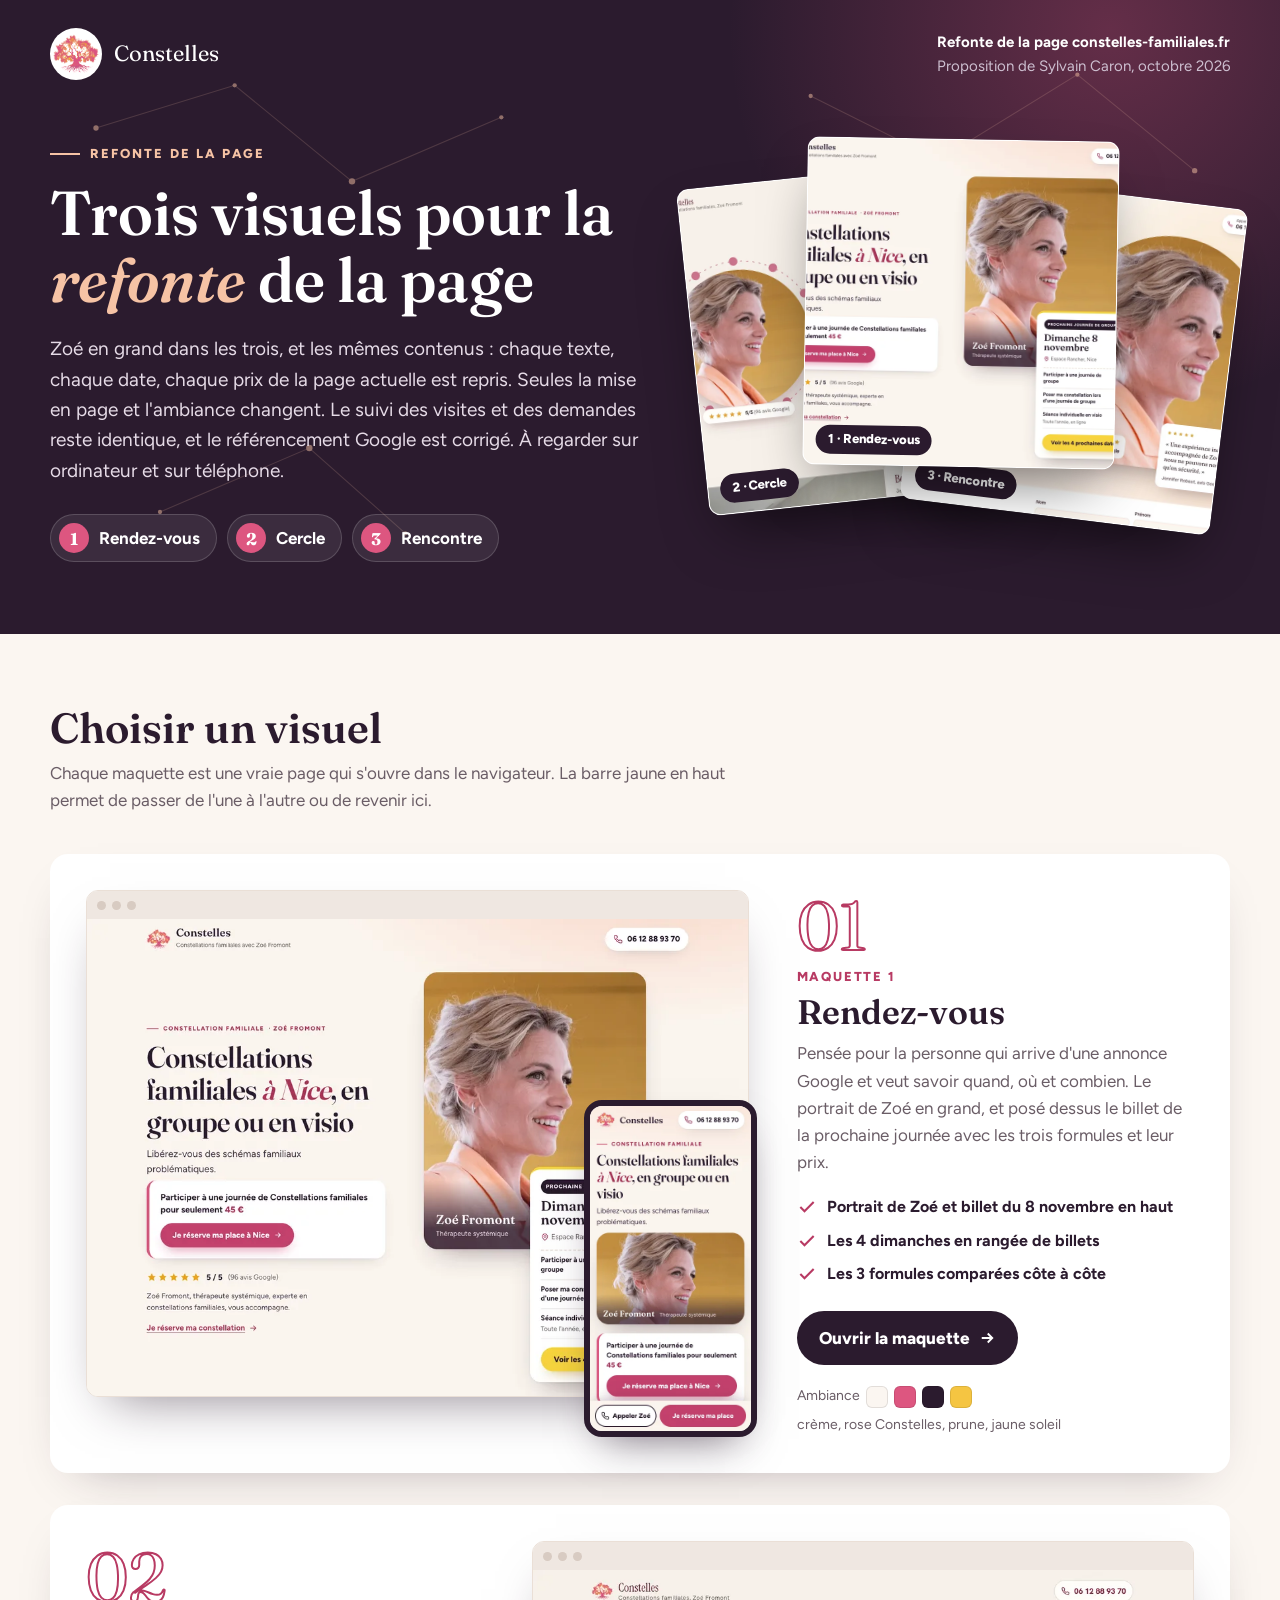
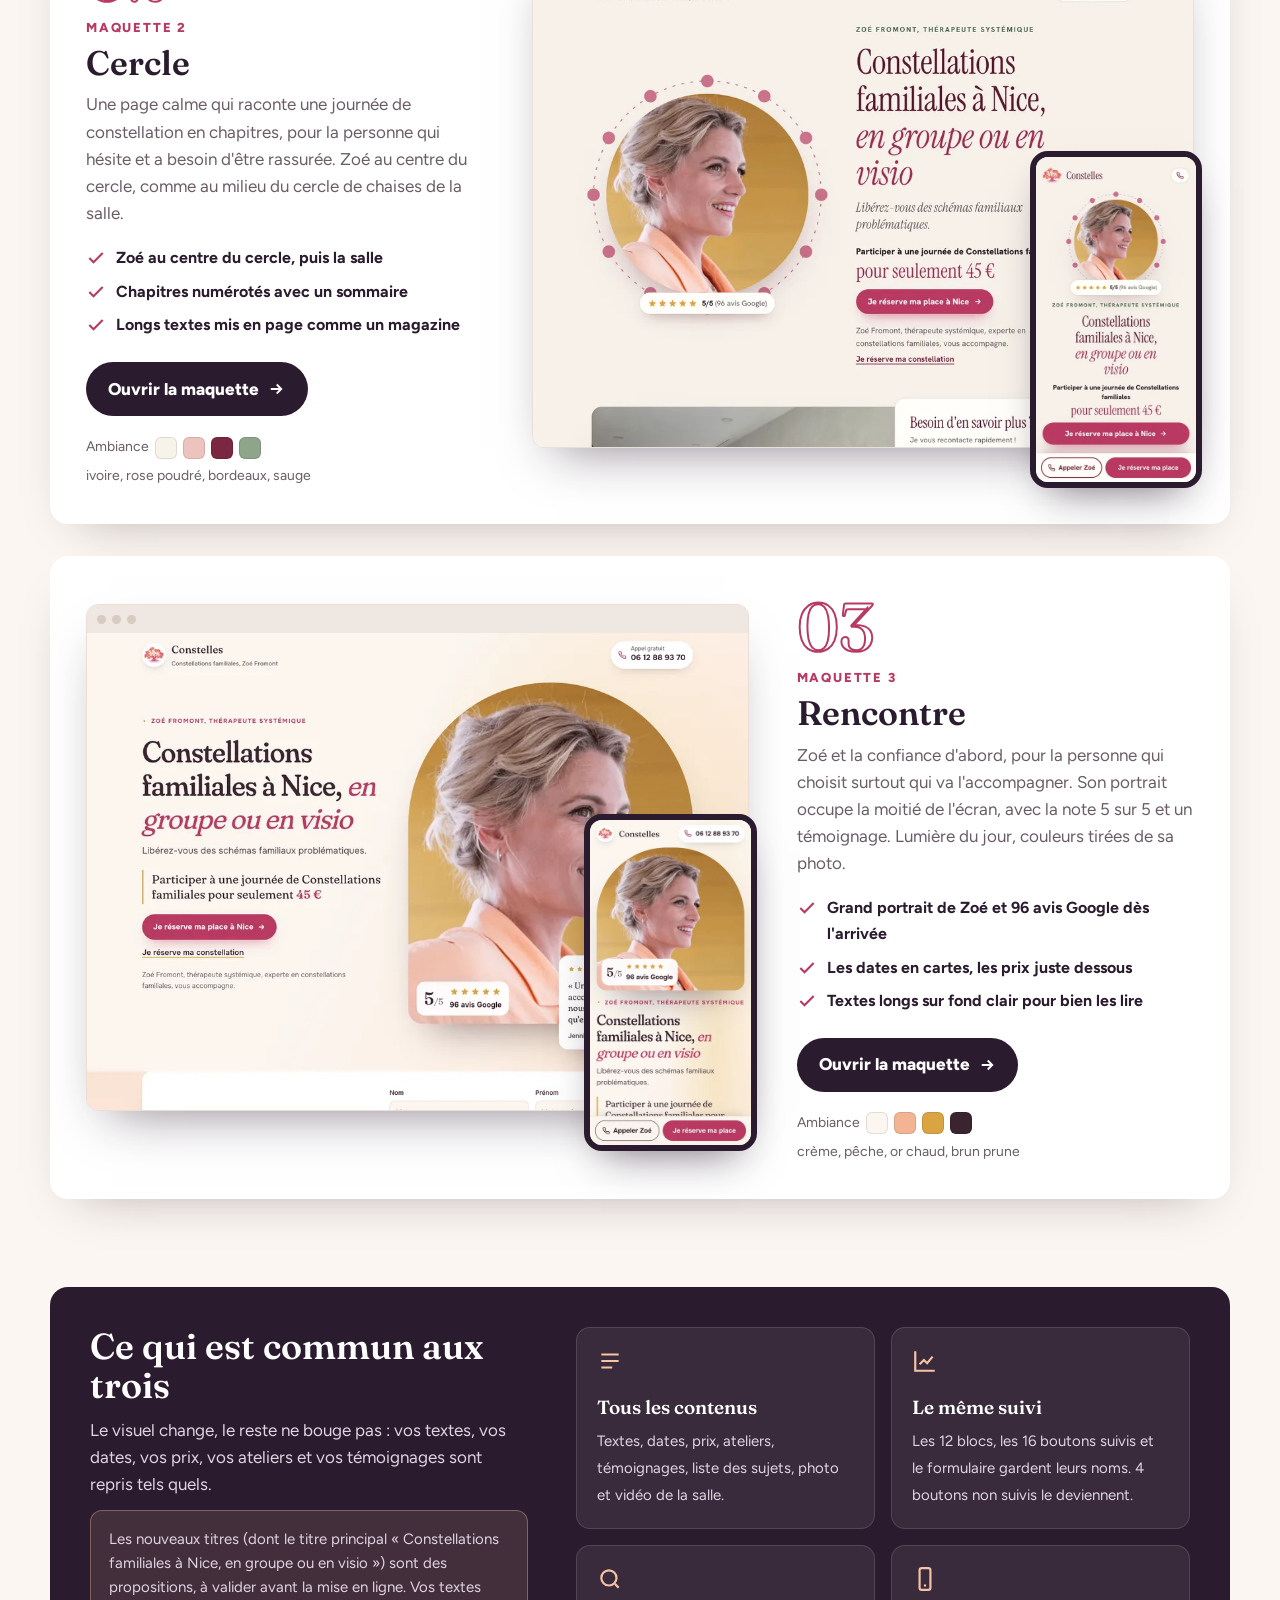
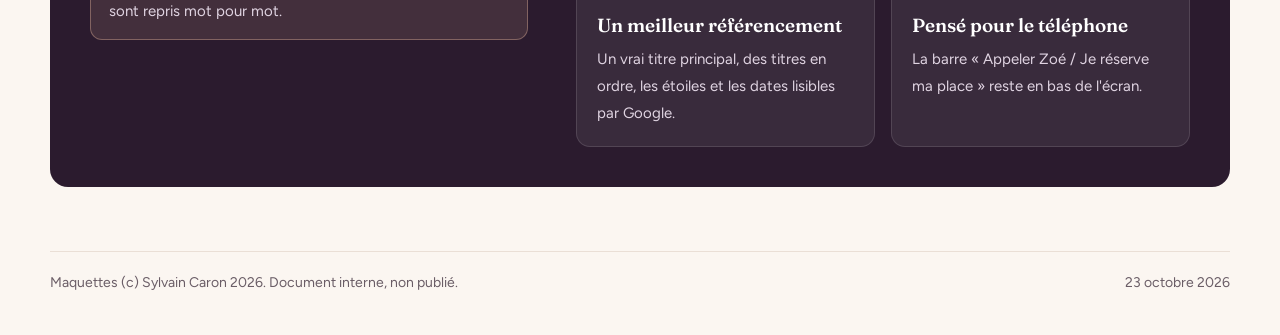
<file: index.html>
<!DOCTYPE html>
<html lang="fr">
<head>
<meta charset="utf-8">
<meta name="viewport" content="width=device-width, initial-scale=1">
<title>Constelles, trois visuels pour la refonte de la page</title>
<meta name="robots" content="noindex, nofollow">
<meta name="copyright" content="Maquettes (c) Sylvain Caron 2026.">
<link rel="preconnect" href="https://fonts.googleapis.com">
<link rel="preconnect" href="https://fonts.gstatic.com" crossorigin>
<link href="https://fonts.googleapis.com/css2?family=Fraunces:ital,opsz,wght@0,9..144,500;0,9..144,600;1,9..144,500&family=Figtree:wght@400;700;800&display=swap" rel="stylesheet">
<style>
:root{--nuit:#2b1b2e;--nuit-2:#3a2640;--rose:#dd5680;--rose-fonce:#b83a63;--peche:#f6c3a5;--creme:#fbf6f1;--blanc:#fff;--encre:#2b1b2e;--gris:#6a5d66;--trait:#eadfd6;--display:'Fraunces',Georgia,serif;--body:'Figtree',system-ui,sans-serif;--r:18px}
*{box-sizing:border-box;margin:0;padding:0}
html{scroll-behavior:smooth;overflow-x:clip}
body{font-family:var(--body);background:var(--creme);color:var(--encre);line-height:1.6;font-size:17px;-webkit-font-smoothing:antialiased;overflow-x:clip}
img{display:block;max-width:100%;height:auto}
a{color:inherit}
h1,h2,h3{font-family:var(--display);font-weight:600;line-height:1.08}
.wrap{width:min(1180px,100% - 32px);margin-inline:auto}
:focus-visible{outline:3px solid var(--peche);outline-offset:3px}
.btn{display:inline-flex;align-items:center;gap:.5rem;padding:.85rem 1.4rem;border-radius:999px;font-weight:800;text-decoration:none;transition:transform .2s,box-shadow .2s;background:var(--nuit);color:#fff;cursor:pointer}
.btn:hover{transform:translateY(-2px);box-shadow:0 14px 30px -14px rgba(43,27,46,.6)}
.btn svg{width:18px;height:18px}

.top{background:var(--nuit);color:#fff;position:relative;overflow:hidden}
.top::before{content:"";position:absolute;width:900px;height:900px;border-radius:50%;background:radial-gradient(circle,rgba(221,86,128,.32),transparent 60%);right:-280px;top:-420px}
.top .ciel{position:absolute;inset:0;opacity:.5;pointer-events:none}
.top .wrap{position:relative;padding:28px 0 72px}
.top .ligne{display:flex;justify-content:space-between;align-items:center;gap:16px;flex-wrap:wrap;margin-bottom:56px}
.top .logo{display:flex;align-items:center;gap:12px;font-family:var(--display);font-size:22px}
.top .logo img{height:52px;width:52px;border-radius:50%;background:#fff;padding:3px}
.top .qui{font-size:15px;color:#cdbfd0;text-align:right}
.top .qui b{color:#fff;display:block}
.hero{display:grid;grid-template-columns:1.05fr .95fr;gap:48px;align-items:center}
.kicker{display:inline-flex;align-items:center;gap:10px;font-weight:800;font-size:13px;letter-spacing:.16em;text-transform:uppercase;color:var(--peche);margin-bottom:16px}
.kicker i{width:30px;height:2px;background:var(--peche)}
.top h1{font-size:clamp(40px,5vw,62px);max-width:15ch}
.top h1 em{font-style:italic;color:var(--peche)}
.top .lead{color:#e6dbe7;font-size:19px;max-width:52ch;margin:20px 0 28px}
.sommaire{display:flex;gap:10px;flex-wrap:wrap}
.sommaire a{display:inline-flex;align-items:center;gap:10px;background:rgba(255,255,255,.08);border:1px solid rgba(255,255,255,.16);text-decoration:none;font-weight:700;padding:8px 16px 8px 8px;border-radius:999px;transition:background .2s}
.sommaire a:hover{background:rgba(255,255,255,.18)}
.sommaire b{width:30px;height:30px;border-radius:50%;background:var(--rose);color:#fff;display:grid;place-items:center;font-family:var(--display)}
.eventail{position:relative;height:420px}
.eventail figure{position:absolute;width:58%;height:78%;border-radius:12px;overflow:hidden;box-shadow:0 30px 60px -20px rgba(0,0,0,.6);border:1px solid rgba(255,255,255,.15);background:#fff;transition:transform .4s}
.eventail img{width:100%;height:100%;object-fit:cover;object-position:top}
.eventail .e1{left:0;top:8%;transform:rotate(-6deg)}
.eventail .e2{left:21%;top:0;transform:rotate(1deg);z-index:2}
.eventail .e3{right:0;top:12%;transform:rotate(7deg)}
.eventail figure:hover{transform:rotate(0) scale(1.04);z-index:5}
.eventail figcaption{position:absolute;left:12px;bottom:10px;background:var(--nuit);color:#fff;font-size:13px;font-weight:800;padding:4px 12px;border-radius:999px}

.choix{padding:72px 0 24px}
.choix h2{font-size:clamp(30px,3.4vw,42px)}
.choix .intro{color:var(--gris);max-width:64ch;margin:8px 0 40px}
.panneau{display:grid;grid-template-columns:1.25fr .75fr;gap:48px;align-items:center;background:var(--blanc);border-radius:var(--r);padding:36px;margin-bottom:32px;box-shadow:0 20px 50px -30px rgba(43,27,46,.4)}
.panneau:nth-child(even){grid-template-columns:.75fr 1.25fr}
.panneau:nth-child(even) .txt{order:-1}
.ecrans{position:relative;padding-bottom:40px}
.ecrans .desk{display:block;border-radius:12px;overflow:hidden;border:1px solid var(--trait);box-shadow:0 24px 50px -24px rgba(43,27,46,.55);background:#fff}
.ecrans .chrome{height:28px;background:#efe7e1;display:flex;align-items:center;gap:6px;padding:0 10px}
.ecrans .chrome i{width:9px;height:9px;border-radius:50%;background:#d8cbc2}
.ecrans .desk img{aspect-ratio:1440/1040;object-fit:cover;object-position:top;width:100%}
.ecrans .mob{position:absolute;right:-8px;bottom:0;width:26%;border-radius:18px;border:6px solid var(--nuit);overflow:hidden;box-shadow:0 20px 40px -18px rgba(43,27,46,.6);background:#fff;transition:transform .3s}
.ecrans .mob img{aspect-ratio:390/792;object-fit:cover;object-position:top;width:100%}
.panneau:hover .mob{transform:translateY(-8px) rotate(-2deg)}
.num{display:block;font-family:var(--display);font-size:68px;line-height:1;color:transparent;-webkit-text-stroke:2px var(--rose-fonce);margin-bottom:8px}
.tag{display:block;font-weight:800;font-size:13px;letter-spacing:.14em;text-transform:uppercase;color:var(--rose-fonce);margin-bottom:6px}
.txt h3{font-size:34px;margin-bottom:10px}
.txt p{color:var(--gris)}
.txt ul{list-style:none;margin:18px 0 24px;display:grid;gap:8px}
.txt li{display:flex;gap:10px;font-weight:700;font-size:16px}
.txt li svg{width:20px;height:20px;color:var(--rose-fonce);flex:none;margin-top:3px}
.liens{display:flex;gap:12px;align-items:center;flex-wrap:wrap}
.liens .suivi{font-weight:700;font-size:15px;color:var(--rose-fonce)}
.ambiance{display:flex;gap:6px;align-items:center;margin-top:20px;font-size:14px;color:var(--gris);flex-wrap:wrap}
.ambiance i{width:22px;height:22px;border-radius:6px;border:1px solid rgba(0,0,0,.1)}

.commun{padding:32px 0 64px}
.boite{background:var(--nuit);color:#fff;border-radius:var(--r);padding:40px;display:grid;grid-template-columns:1fr 1.4fr;gap:48px}
.boite h2{font-size:clamp(28px,3vw,36px)}
.boite > div > p{color:#e0d4e2;margin-top:12px}
.boite a{color:var(--peche);font-weight:700}
.tuiles{display:grid;grid-template-columns:1fr 1fr;gap:16px}
.tuile{background:rgba(255,255,255,.07);border:1px solid rgba(255,255,255,.12);border-radius:14px;padding:20px}
.tuile svg{width:26px;height:26px;color:var(--peche);margin-bottom:10px}
.tuile b{display:block;font-family:var(--display);font-weight:600;font-size:19px;margin-bottom:4px}
.tuile span{font-size:15px;color:#e0d4e2}
.question{margin-top:20px;padding:16px 18px;border-radius:12px;background:rgba(246,195,165,.12);border:1px solid rgba(246,195,165,.35);color:#fbe7dc;font-size:15px}

footer{padding:0 0 40px;font-size:14px;color:var(--gris)}
footer .wrap{border-top:1px solid var(--trait);padding-top:20px;display:flex;justify-content:space-between;gap:16px;flex-wrap:wrap}
@media(prefers-reduced-motion:reduce){*{transition:none!important}}
@media(max-width:1024px){.hero,.panneau,.panneau:nth-child(even),.boite{grid-template-columns:1fr}.panneau:nth-child(even) .txt{order:0}.eventail{height:340px}}
@media(max-width:640px){.top .wrap{padding:20px 0 48px}.top .ligne{margin-bottom:32px}.top .qui{text-align:left}.eventail{height:230px}.panneau{padding:20px}.num{font-size:48px}.txt h3{font-size:28px}.boite{padding:24px}.tuiles{grid-template-columns:1fr}.ecrans .mob{width:32%}}
</style>
</head>
<body>
<header class="top">
  <svg class="ciel" viewBox="0 0 1200 600" preserveAspectRatio="xMidYMid slice" aria-hidden="true"><g stroke="rgba(246,195,165,.35)" stroke-width="1" fill="none"><path d="M90 120 220 80 330 170 470 110M760 90 880 150 1010 70 1120 160M150 480 290 420 380 500"/></g><g fill="#f6c3a5"><circle cx="90" cy="120" r="2.5"/><circle cx="220" cy="80" r="2"/><circle cx="330" cy="170" r="3"/><circle cx="470" cy="110" r="2"/><circle cx="760" cy="90" r="2"/><circle cx="880" cy="150" r="3"/><circle cx="1010" cy="70" r="2"/><circle cx="1120" cy="160" r="2.5"/><circle cx="150" cy="480" r="2"/><circle cx="290" cy="420" r="3"/><circle cx="380" cy="500" r="2"/></g></svg>
  <div class="wrap">
    <div class="ligne">
      <span class="logo"><img src="assets/img/consetelleslogo.png" alt="Logo Constelles, l'arbre rose" width="500" height="500">Constelles</span>
      <p class="qui"><b>Refonte de la page constelles-familiales.fr</b>Proposition de Sylvain Caron, octobre 2026</p>
    </div>
    <div class="hero">
      <div>
        <span class="kicker"><i></i>Refonte de la page</span>
        <h1>Trois visuels pour la <em>refonte</em> de la page</h1>
        <p class="lead">Zoé en grand dans les trois, et les mêmes contenus : chaque texte, chaque date, chaque prix de la page actuelle est repris. Seules la mise en page et l'ambiance changent. Le suivi des visites et des demandes reste identique, et le référencement Google est corrigé. À regarder sur ordinateur et sur téléphone.</p>
        <div class="sommaire"><a href="#m1"><b>1</b>Rendez-vous</a><a href="#m2"><b>2</b>Cercle</a><a href="#m3"><b>3</b>Rencontre</a></div>
      </div>
      <div class="eventail" aria-hidden="true">
        <figure class="e1"><img src="apercus/m2.webp" alt=""><figcaption>2 · Cercle</figcaption></figure>
        <figure class="e2"><img src="apercus/m1.webp" alt=""><figcaption>1 · Rendez-vous</figcaption></figure>
        <figure class="e3"><img src="apercus/m3.webp" alt=""><figcaption>3 · Rencontre</figcaption></figure>
      </div>
    </div>
  </div>
</header>

<main class="choix">
  <div class="wrap">
    <h2>Choisir un visuel</h2>
    <p class="intro">Chaque maquette est une vraie page qui s'ouvre dans le navigateur. La barre jaune en haut permet de passer de l'une à l'autre ou de revenir ici.</p>

    <article class="panneau" id="m1">
      <div class="ecrans"><a class="desk" href="maquette-1-rendez-vous.html"><div class="chrome"><i></i><i></i><i></i></div><img src="apercus/m1.webp" alt="Aperçu de la maquette Rendez-vous sur ordinateur" width="1000" height="722"></a><a class="mob" href="maquette-1-rendez-vous.html"><img src="apercus/m1-mobile.webp" alt="Aperçu de la maquette Rendez-vous sur téléphone" width="390" height="792"></a></div>
      <div class="txt">
        <span class="num">01</span><span class="tag">Maquette 1</span>
        <h3>Rendez-vous</h3>
        <p>Pensée pour la personne qui arrive d'une annonce Google et veut savoir quand, où et combien. Le portrait de Zoé en grand, et posé dessus le billet de la prochaine journée avec les trois formules et leur prix.</p>
        <ul><li><svg viewBox="0 0 24 24" fill="none" stroke="currentColor" stroke-width="2.5"><path d="M20 6 9 17l-5-5"/></svg>Portrait de Zoé et billet du 8 novembre en haut</li><li><svg viewBox="0 0 24 24" fill="none" stroke="currentColor" stroke-width="2.5"><path d="M20 6 9 17l-5-5"/></svg>Les 4 dimanches en rangée de billets</li><li><svg viewBox="0 0 24 24" fill="none" stroke="currentColor" stroke-width="2.5"><path d="M20 6 9 17l-5-5"/></svg>Les 3 formules comparées côte à côte</li></ul>
        <div class="liens"><a class="btn" href="maquette-1-rendez-vous.html">Ouvrir la maquette <svg viewBox="0 0 24 24" fill="none" stroke="currentColor" stroke-width="2.5"><path d="M5 12h14M13 6l6 6-6 6"/></svg></a></div>
        <div class="ambiance">Ambiance <i style="background:#fbf6f1"></i><i style="background:#dd5680"></i><i style="background:#2b1b2e"></i><i style="background:#f5c542"></i> crème, rose Constelles, prune, jaune soleil</div>
      </div>
    </article>

    <article class="panneau" id="m2">
      <div class="ecrans"><a class="desk" href="maquette-2-cercle.html"><div class="chrome"><i></i><i></i><i></i></div><img src="apercus/m2.webp" alt="Aperçu de la maquette Cercle sur ordinateur" width="1000" height="722"></a><a class="mob" href="maquette-2-cercle.html"><img src="apercus/m2-mobile.webp" alt="Aperçu de la maquette Cercle sur téléphone" width="390" height="792"></a></div>
      <div class="txt">
        <span class="num">02</span><span class="tag">Maquette 2</span>
        <h3>Cercle</h3>
        <p>Une page calme qui raconte une journée de constellation en chapitres, pour la personne qui hésite et a besoin d'être rassurée. Zoé au centre du cercle, comme au milieu du cercle de chaises de la salle.</p>
        <ul><li><svg viewBox="0 0 24 24" fill="none" stroke="currentColor" stroke-width="2.5"><path d="M20 6 9 17l-5-5"/></svg>Zoé au centre du cercle, puis la salle</li><li><svg viewBox="0 0 24 24" fill="none" stroke="currentColor" stroke-width="2.5"><path d="M20 6 9 17l-5-5"/></svg>Chapitres numérotés avec un sommaire</li><li><svg viewBox="0 0 24 24" fill="none" stroke="currentColor" stroke-width="2.5"><path d="M20 6 9 17l-5-5"/></svg>Longs textes mis en page comme un magazine</li></ul>
        <div class="liens"><a class="btn" href="maquette-2-cercle.html">Ouvrir la maquette <svg viewBox="0 0 24 24" fill="none" stroke="currentColor" stroke-width="2.5"><path d="M5 12h14M13 6l6 6-6 6"/></svg></a></div>
        <div class="ambiance">Ambiance <i style="background:#f7f2ea"></i><i style="background:#ecc3bd"></i><i style="background:#7a2741"></i><i style="background:#8fa58a"></i> ivoire, rose poudré, bordeaux, sauge</div>
      </div>
    </article>

    <article class="panneau" id="m3">
      <div class="ecrans"><a class="desk" href="maquette-3-rencontre.html"><div class="chrome"><i></i><i></i><i></i></div><img src="apercus/m3.webp" alt="Aperçu de la maquette Rencontre sur ordinateur" width="1000" height="722"></a><a class="mob" href="maquette-3-rencontre.html"><img src="apercus/m3-mobile.webp" alt="Aperçu de la maquette Rencontre sur téléphone" width="390" height="792"></a></div>
      <div class="txt">
        <span class="num">03</span><span class="tag">Maquette 3</span>
        <h3>Rencontre</h3>
        <p>Zoé et la confiance d'abord, pour la personne qui choisit surtout qui va l'accompagner. Son portrait occupe la moitié de l'écran, avec la note 5 sur 5 et un témoignage. Lumière du jour, couleurs tirées de sa photo.</p>
        <ul><li><svg viewBox="0 0 24 24" fill="none" stroke="currentColor" stroke-width="2.5"><path d="M20 6 9 17l-5-5"/></svg>Grand portrait de Zoé et 96 avis Google dès l'arrivée</li><li><svg viewBox="0 0 24 24" fill="none" stroke="currentColor" stroke-width="2.5"><path d="M20 6 9 17l-5-5"/></svg>Les dates en cartes, les prix juste dessous</li><li><svg viewBox="0 0 24 24" fill="none" stroke="currentColor" stroke-width="2.5"><path d="M20 6 9 17l-5-5"/></svg>Textes longs sur fond clair pour bien les lire</li></ul>
        <div class="liens"><a class="btn" href="maquette-3-rencontre.html">Ouvrir la maquette <svg viewBox="0 0 24 24" fill="none" stroke="currentColor" stroke-width="2.5"><path d="M5 12h14M13 6l6 6-6 6"/></svg></a></div>
        <div class="ambiance">Ambiance <i style="background:#fbf6ef"></i><i style="background:#f3b493"></i><i style="background:#d9a441"></i><i style="background:#3a2430"></i> crème, pêche, or chaud, brun prune</div>
      </div>
    </article>
  </div>
</main>

<section class="commun">
  <div class="wrap">
    <div class="boite">
      <div>
        <h2>Ce qui est commun aux trois</h2>
        <p>Le visuel change, le reste ne bouge pas : vos textes, vos dates, vos prix, vos ateliers et vos témoignages sont repris tels quels.</p>
        <p class="question">Les nouveaux titres (dont le titre principal « Constellations familiales à Nice, en groupe ou en visio ») sont des propositions, à valider avant la mise en ligne. Vos textes sont repris mot pour mot.</p>
      </div>
      <div class="tuiles">
        <div class="tuile"><svg viewBox="0 0 24 24" fill="none" stroke="currentColor" stroke-width="2"><path d="M4 6h16M4 12h16M4 18h10"/></svg><b>Tous les contenus</b><span>Textes, dates, prix, ateliers, témoignages, liste des sujets, photo et vidéo de la salle.</span></div>
        <div class="tuile"><svg viewBox="0 0 24 24" fill="none" stroke="currentColor" stroke-width="2"><path d="M3 3v18h18"/><path d="m7 15 4-4 3 3 5-6"/></svg><b>Le même suivi</b><span>Les 12 blocs, les 16 boutons suivis et le formulaire gardent leurs noms. 4 boutons non suivis le deviennent.</span></div>
        <div class="tuile"><svg viewBox="0 0 24 24" fill="none" stroke="currentColor" stroke-width="2"><circle cx="11" cy="11" r="7"/><path d="m20 20-3.5-3.5"/></svg><b>Un meilleur référencement</b><span>Un vrai titre principal, des titres en ordre, les étoiles et les dates lisibles par Google.</span></div>
        <div class="tuile"><svg viewBox="0 0 24 24" fill="none" stroke="currentColor" stroke-width="2"><rect x="7" y="2" width="10" height="20" rx="2"/><path d="M11 18h2"/></svg><b>Pensé pour le téléphone</b><span>La barre « Appeler Zoé / Je réserve ma place » reste en bas de l'écran.</span></div>
      </div>
    </div>
  </div>
</section>

<footer><div class="wrap"><span>Maquettes (c) Sylvain Caron 2026. Document interne, non publié.</span><span>23 octobre 2026</span></div></footer>
</body>
</html>
</file>
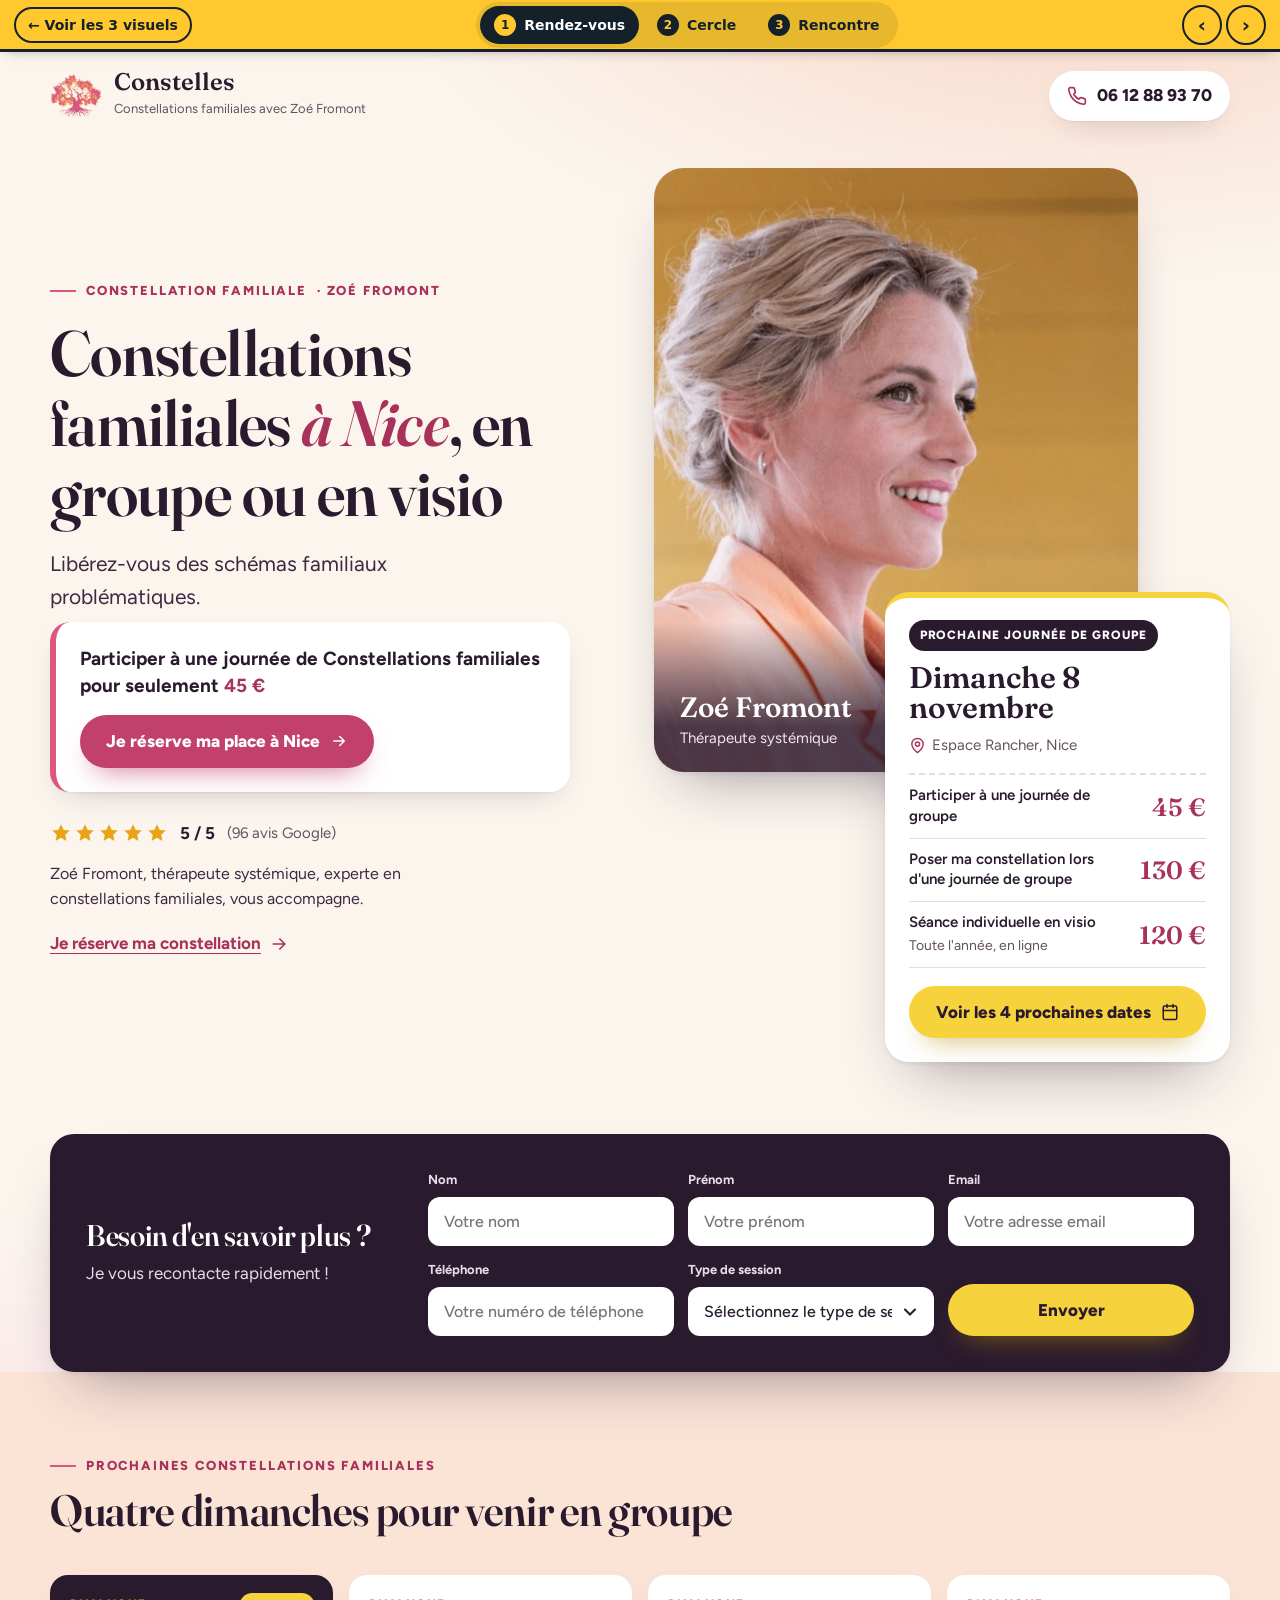
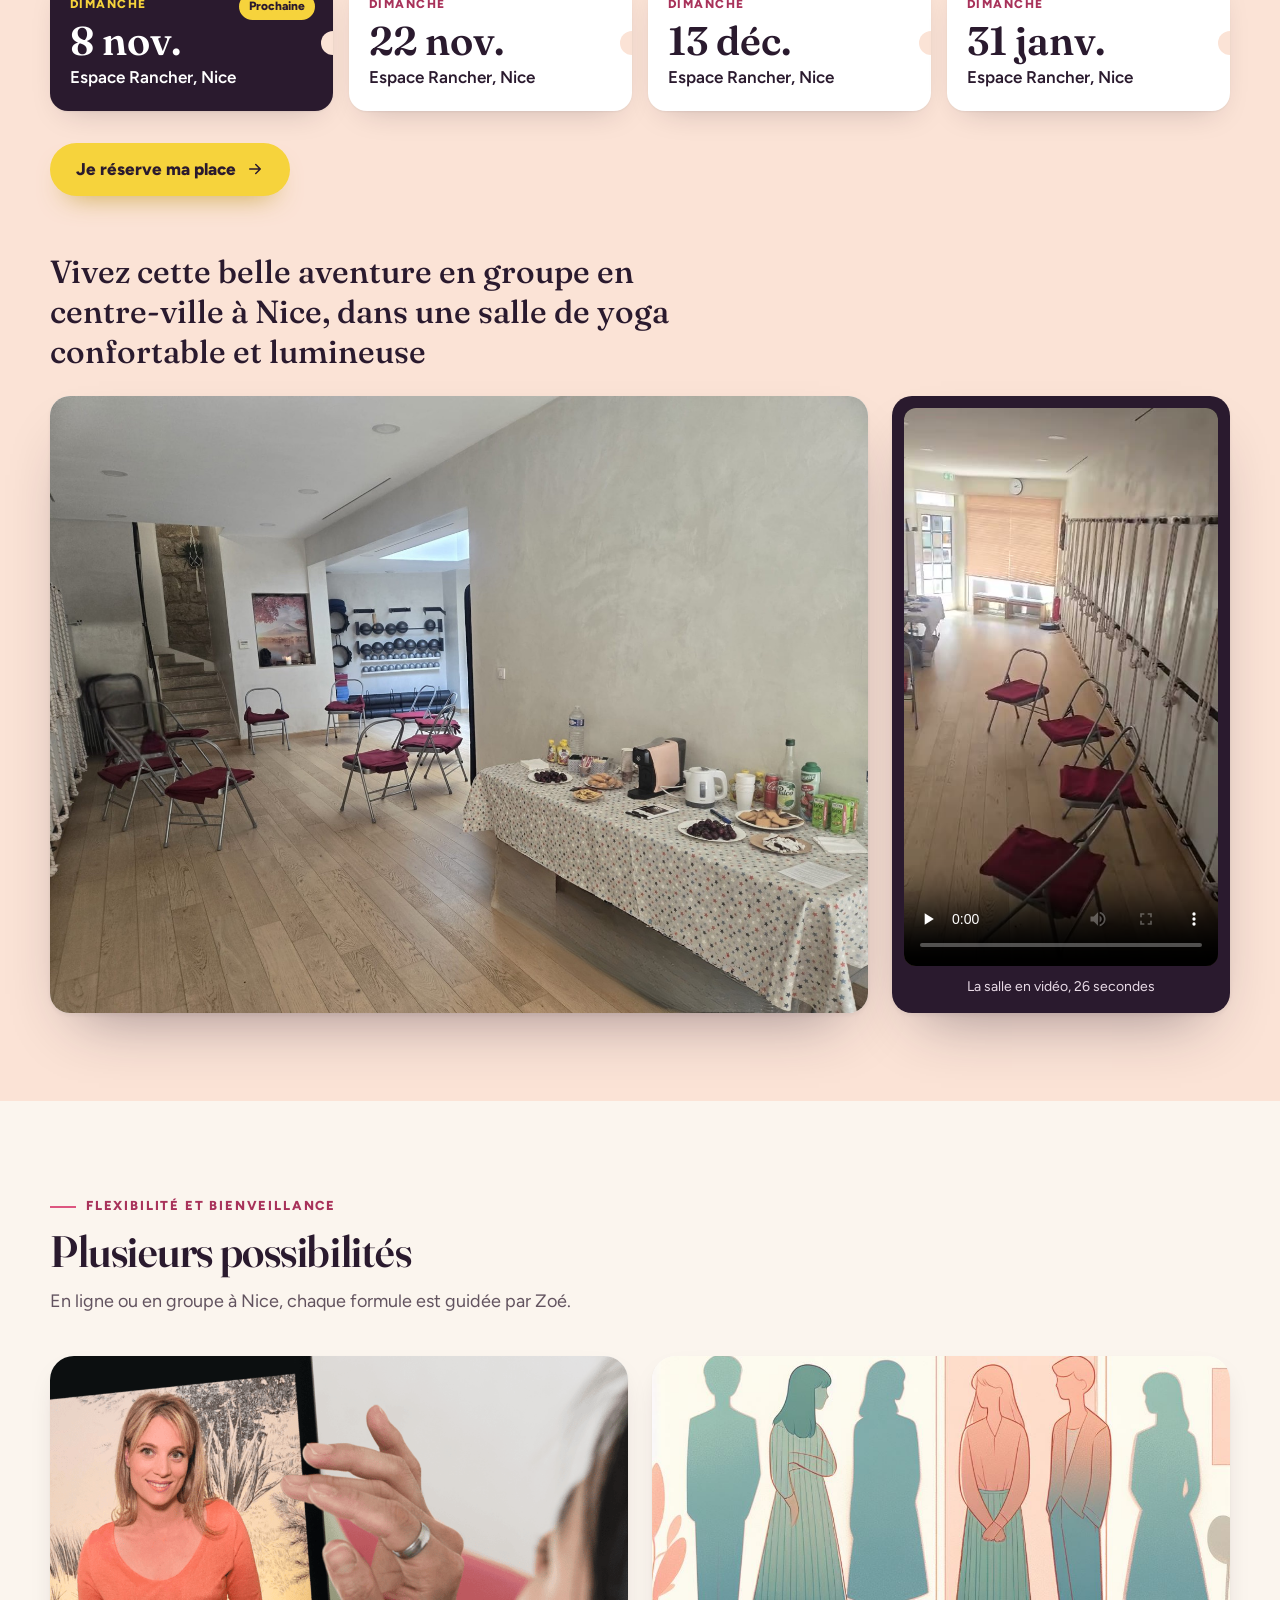
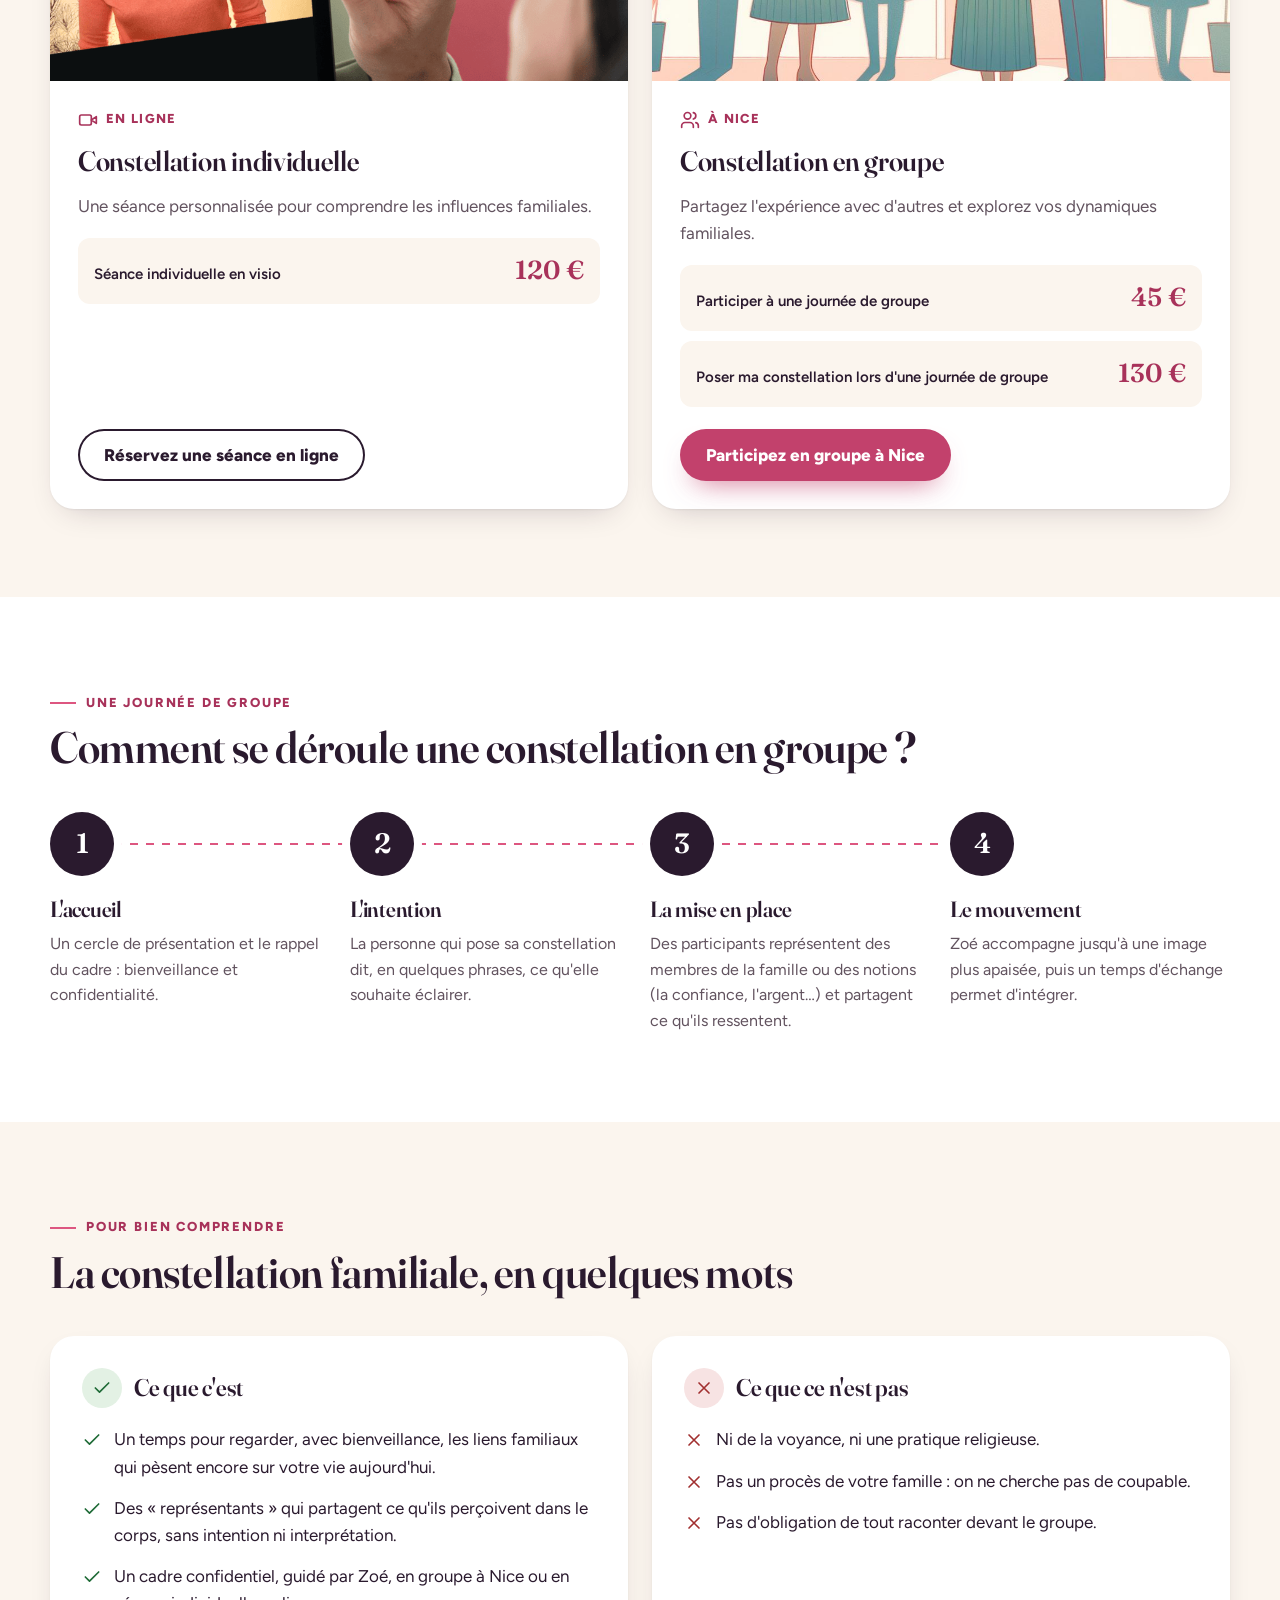
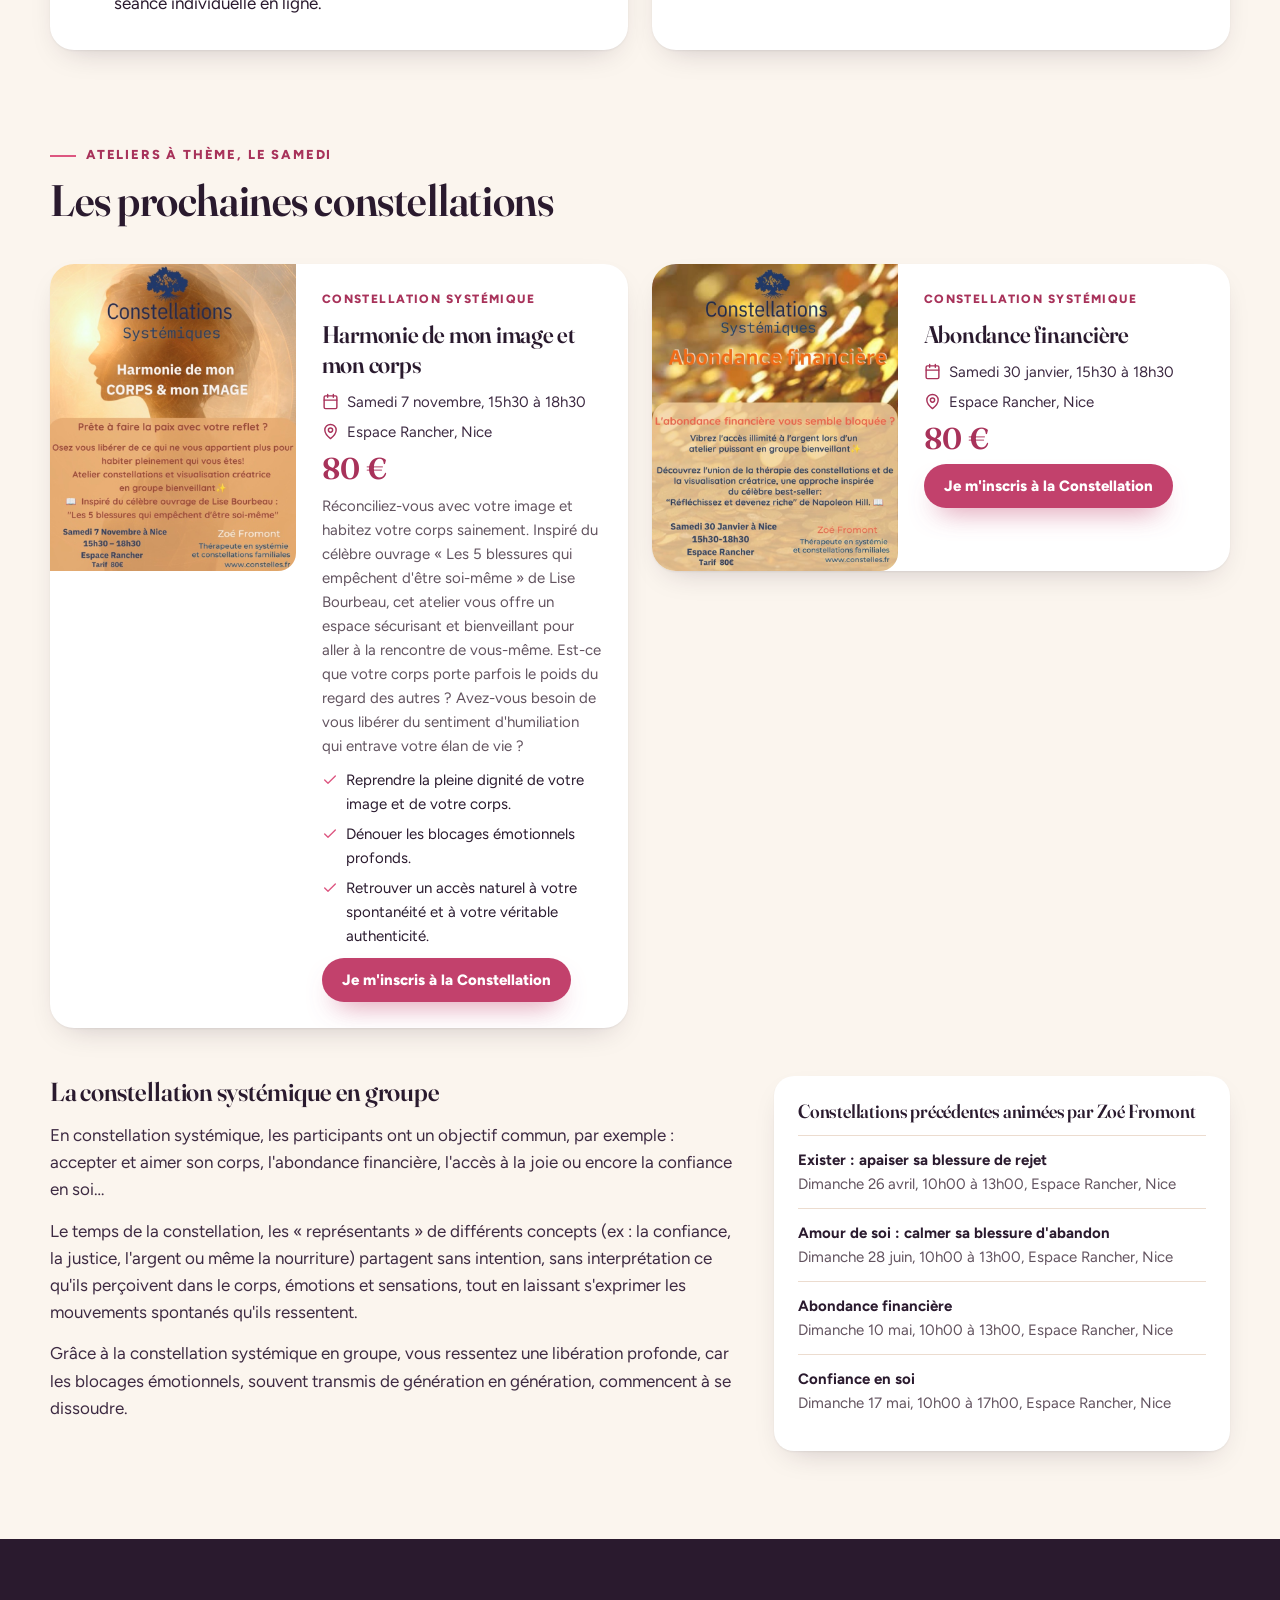
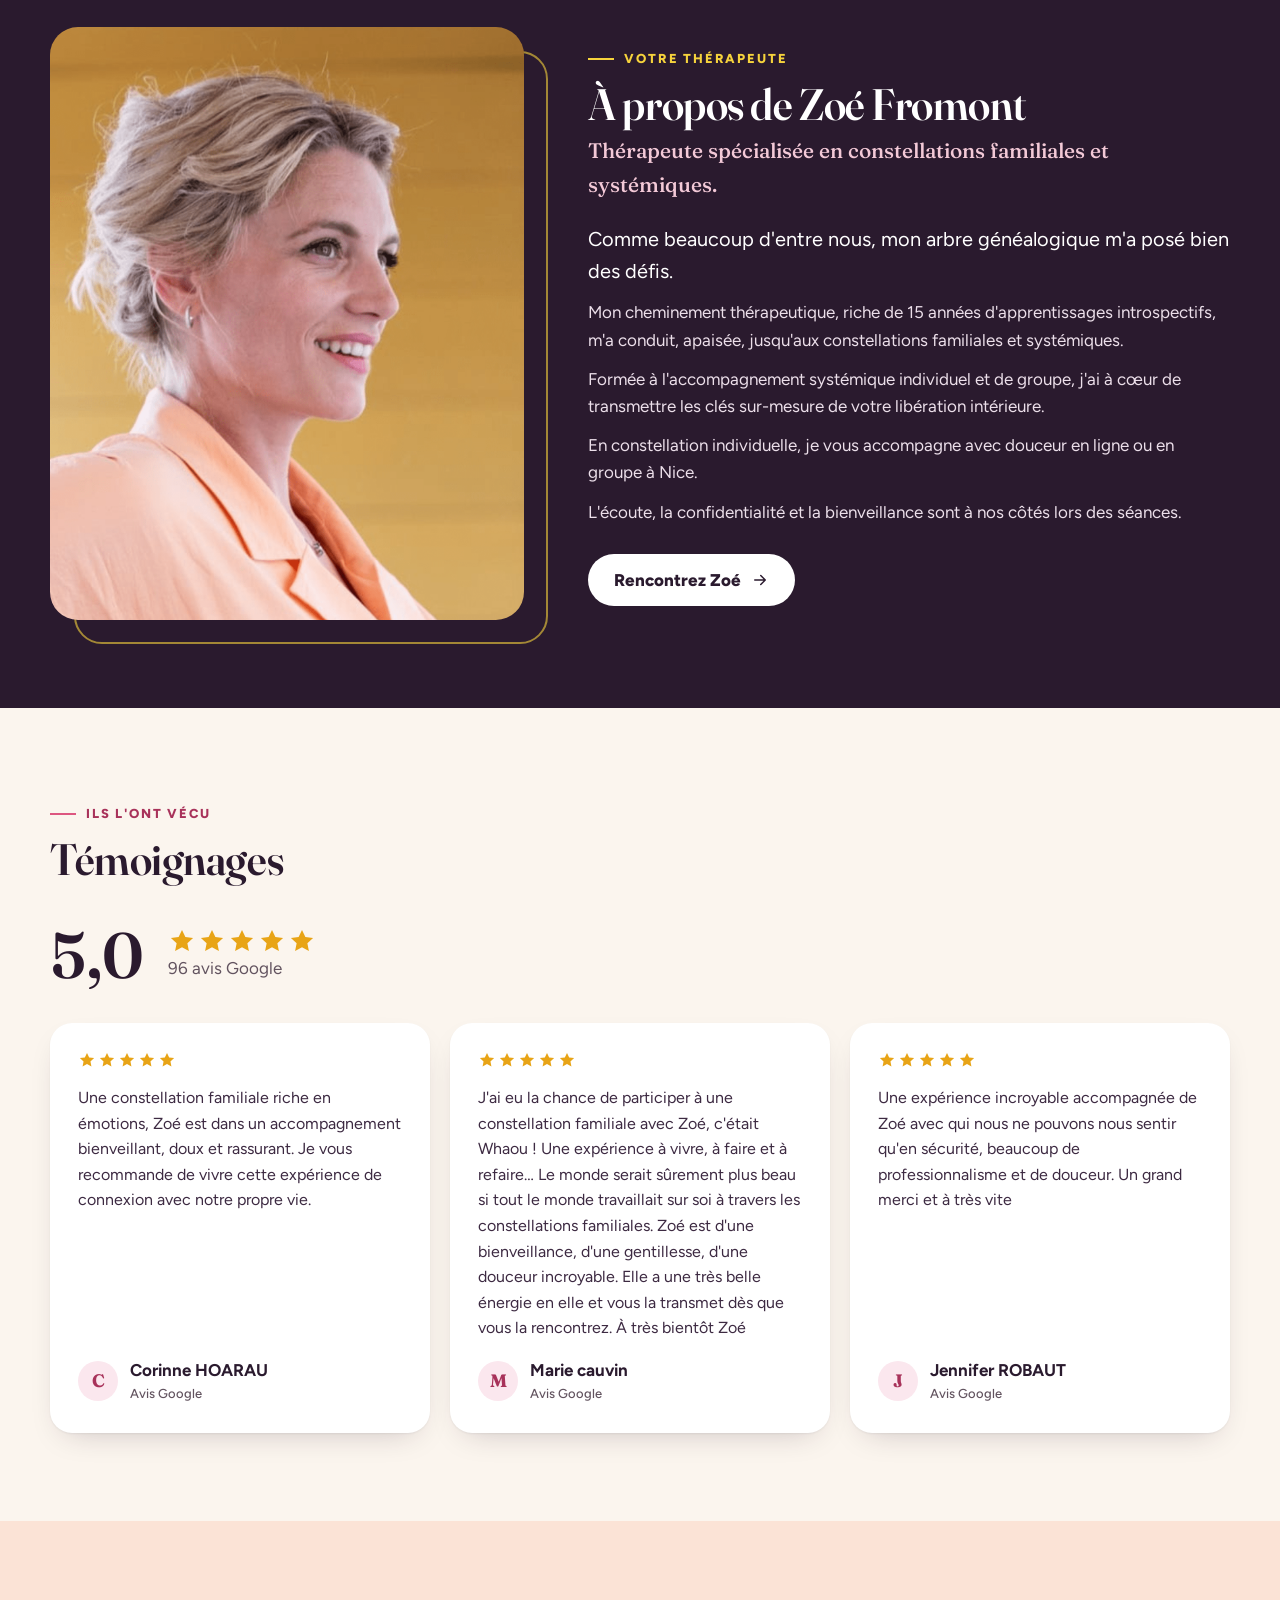
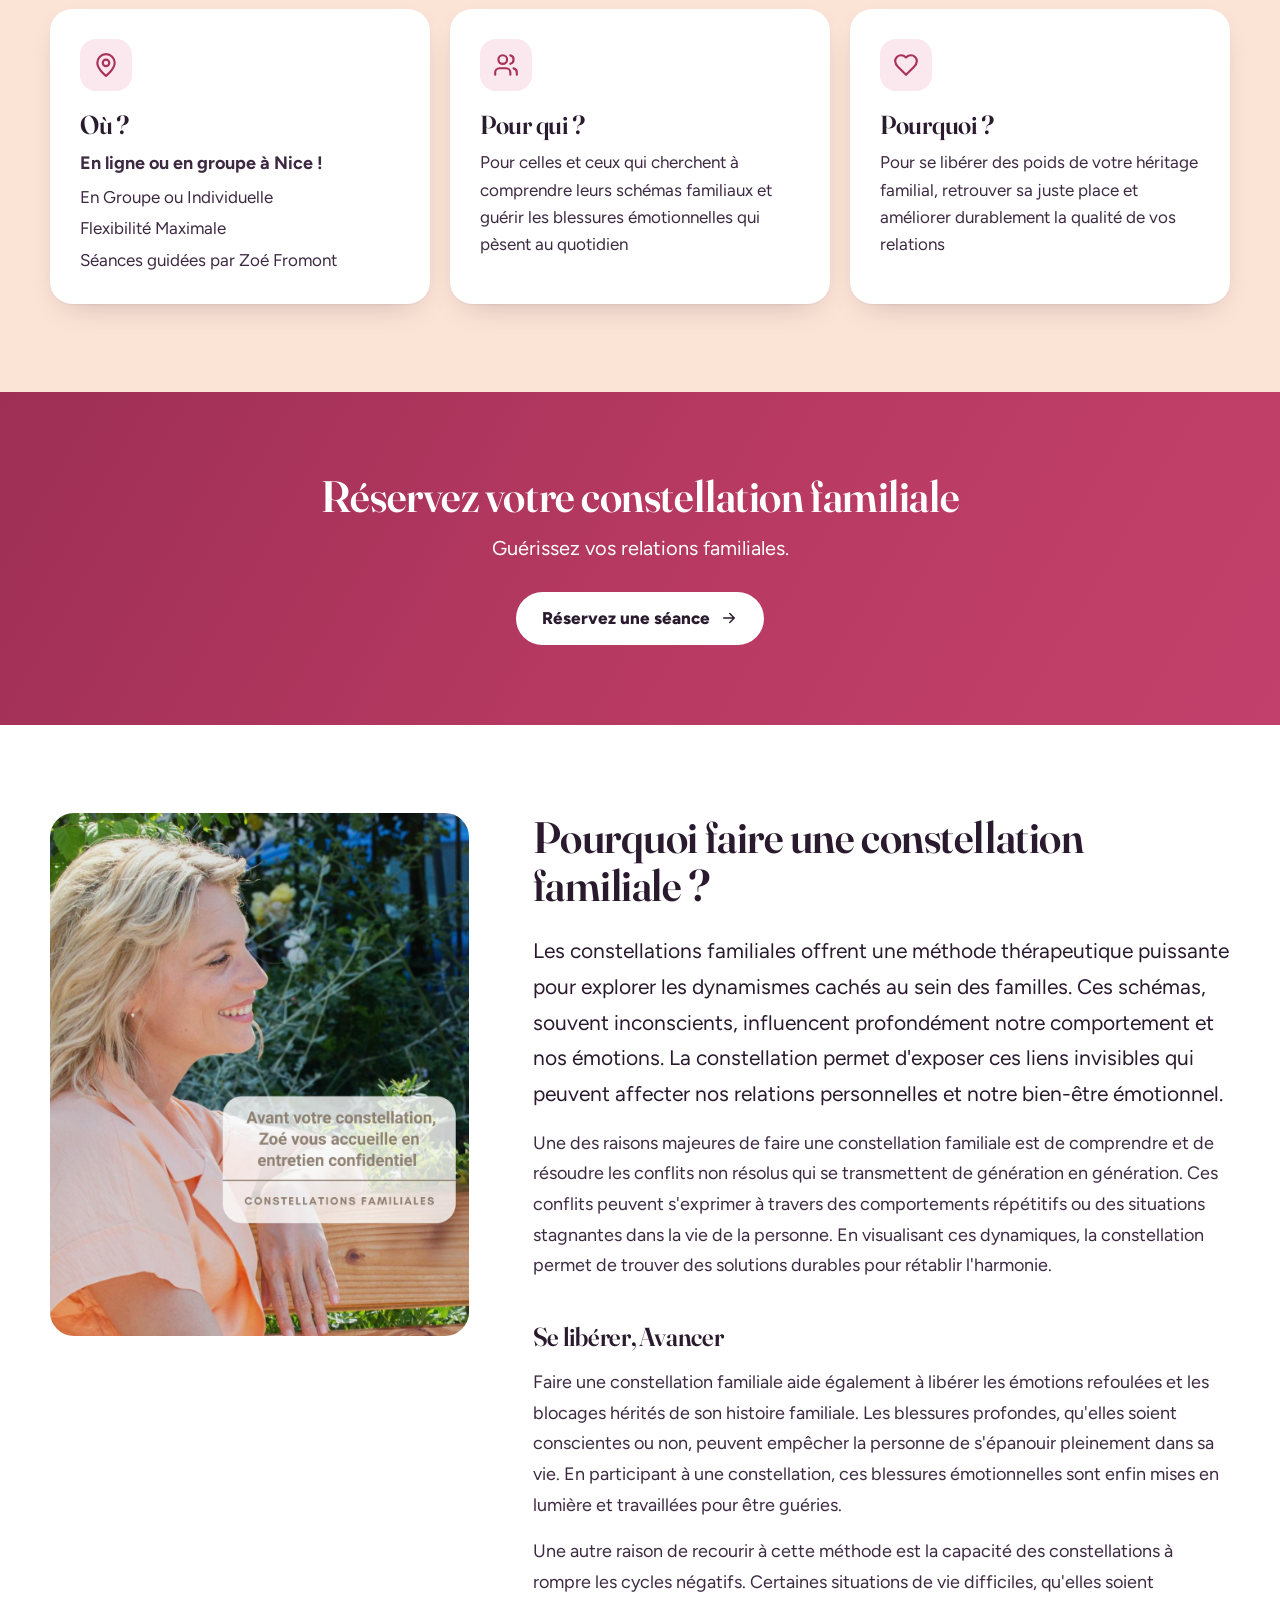
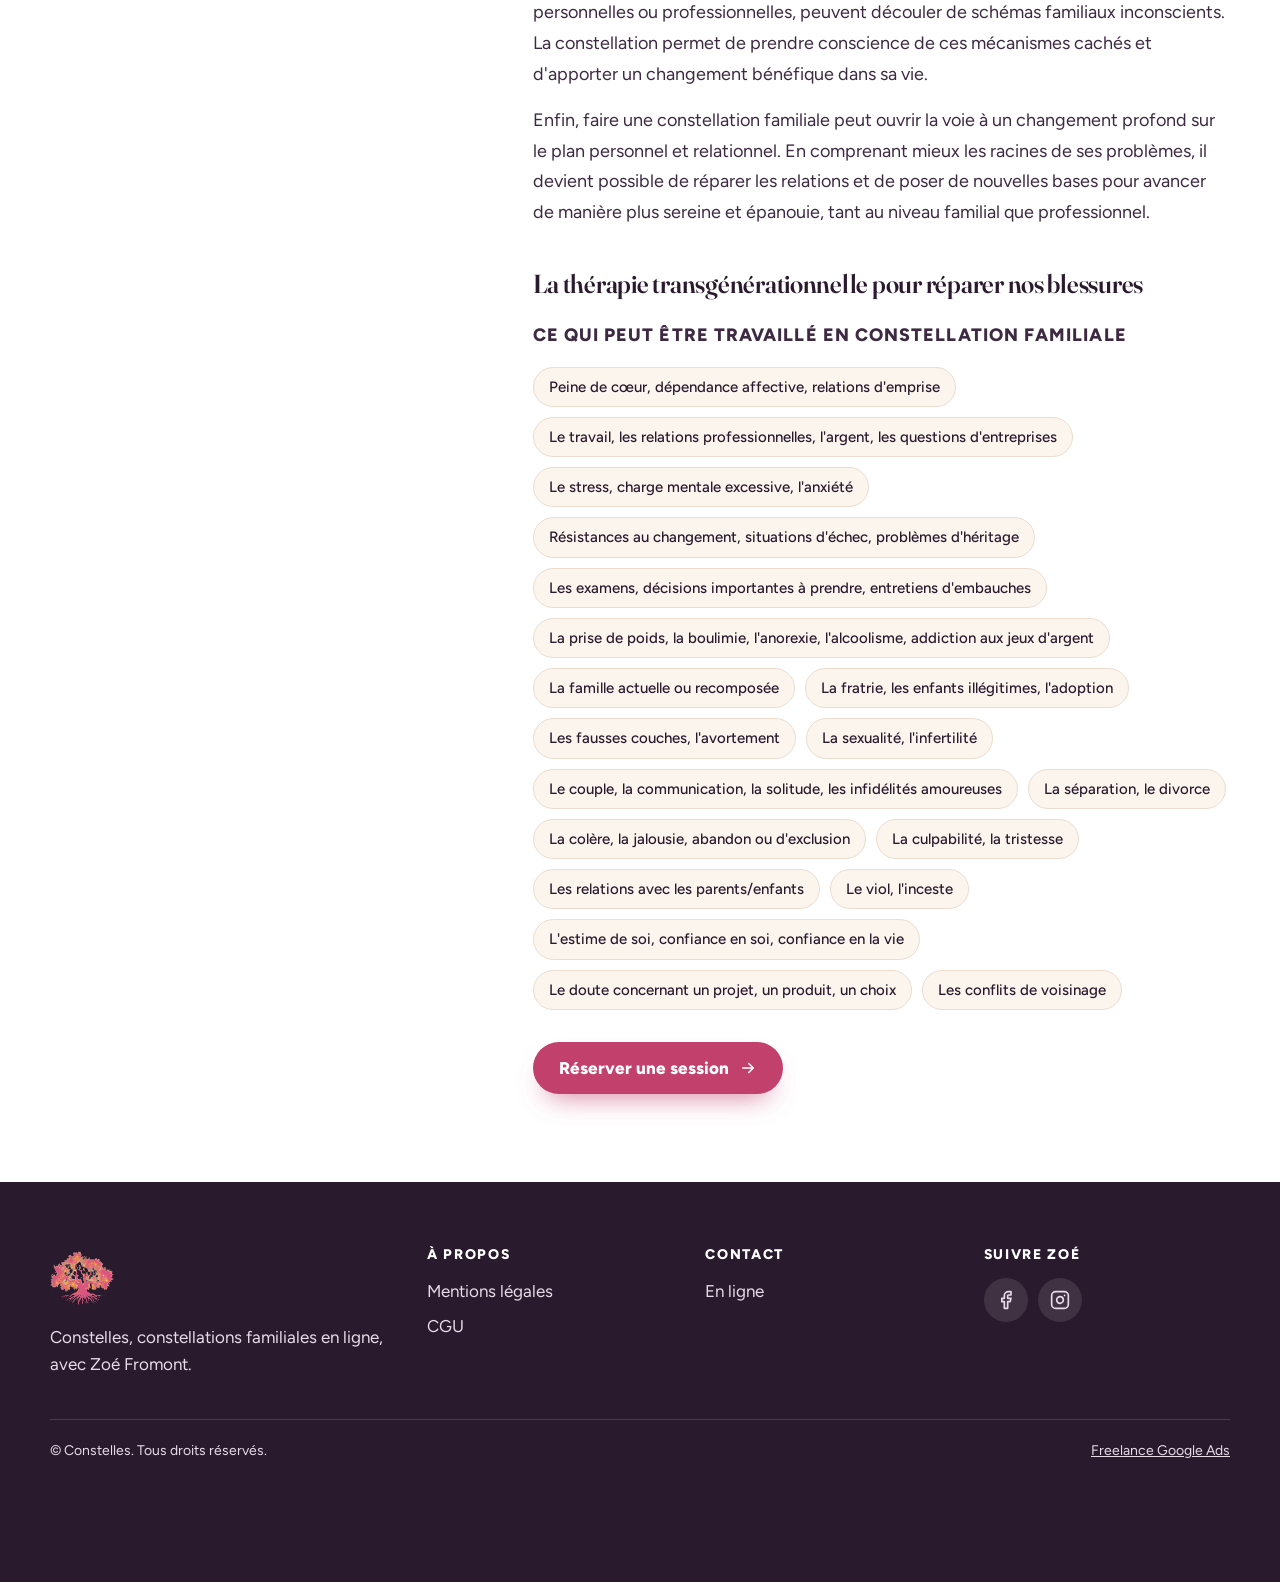
<file: maquette-1-rendez-vous.html>
<!DOCTYPE html>
<html lang="fr">
<head>
<meta charset="utf-8">
<meta name="viewport" content="width=device-width, initial-scale=1">
<title>Constellation familiale à Nice et en visio | Zoé Fromont</title>
<meta name="description" content="Journées de constellations familiales à Nice dès 45 €, ou séance individuelle en visio. Zoé Fromont, thérapeute systémique, 96 avis Google. Prochaine date : 8 novembre.">
<meta name="robots" content="noindex, nofollow">
<meta name="copyright" content="Maquette (c) Sylvain Caron 2026.">
<link rel="canonical" href="https://constelles-familiales.fr/">
<meta property="og:type" content="website">
<meta property="og:locale" content="fr_FR">
<meta property="og:url" content="https://constelles-familiales.fr/">
<meta property="og:title" content="Constellations familiales à Nice, en groupe ou en visio">
<meta property="og:description" content="Journées de groupe à Nice dès 45 €, séance individuelle en visio. Zoé Fromont, 96 avis Google.">
<meta property="og:image" content="https://constelles-familiales.fr/assets/images/client/salle-espace-rancher-nice.jpg">
<link rel="preconnect" href="https://fonts.googleapis.com">
<link rel="preconnect" href="https://fonts.gstatic.com" crossorigin>
<link href="https://fonts.googleapis.com/css2?family=Fraunces:opsz,wght@9..144,400;9..144,600;9..144,700&family=Figtree:wght@400;500;700;800&display=swap" rel="stylesheet">
<link rel="stylesheet" href="assets/barre.css">
<script type="application/ld+json">
{
  "@context": "https://schema.org",
  "@graph": [
    {
      "@type": "ProfessionalService",
      "@id": "https://constelles-familiales.fr/#constelles",
      "name": "Constelles, constellations familiales avec Zoé Fromont",
      "url": "https://constelles-familiales.fr/",
      "telephone": "+33612889370",
      "image": "https://constelles-familiales.fr/assets/images/client/salle-espace-rancher-nice.jpg",
      "logo": "https://constelles-familiales.fr/assets/images/client/consetelleslogo.png",
      "areaServed": ["Nice", "France"],
      "address": {"@type": "PostalAddress", "addressLocality": "Nice", "addressCountry": "FR"},
      "aggregateRating": {"@type": "AggregateRating", "ratingValue": "5", "reviewCount": "96", "bestRating": "5"},
      "founder": {"@id": "https://constelles-familiales.fr/#zoe"},
      "sameAs": ["https://www.facebook.com/profile.php?id=61559106442957", "https://www.instagram.com/constellationzoefromont/"],
      "makesOffer": [
        {"@type": "Offer", "name": "Séance individuelle en visio", "price": "120", "priceCurrency": "EUR"},
        {"@type": "Offer", "name": "Participer à une journée de groupe", "price": "45", "priceCurrency": "EUR"},
        {"@type": "Offer", "name": "Poser ma constellation lors d'une journée de groupe", "price": "130", "priceCurrency": "EUR"}
      ]
    },
    {
      "@type": "Person",
      "@id": "https://constelles-familiales.fr/#zoe",
      "name": "Zoé Fromont",
      "jobTitle": "Thérapeute systémique, constellations familiales et systémiques",
      "image": "https://constelles-familiales.fr/assets/images/client/zoe.png"
    },
    {"@type": "Event", "name": "Journée de constellations familiales", "startDate": "2026-11-08", "eventAttendanceMode": "https://schema.org/OfflineEventAttendanceMode", "eventStatus": "https://schema.org/EventScheduled", "location": {"@type": "Place", "name": "Espace Rancher", "address": {"@type": "PostalAddress", "addressLocality": "Nice", "addressCountry": "FR"}}, "organizer": {"@id": "https://constelles-familiales.fr/#zoe"}, "offers": [{"@type": "Offer", "name": "Participer", "price": "45", "priceCurrency": "EUR", "url": "https://tally.so/r/wAJOzz"}, {"@type": "Offer", "name": "Poser ma constellation", "price": "130", "priceCurrency": "EUR", "url": "https://tally.so/r/wAJOzz"}]},
    {"@type": "Event", "name": "Journée de constellations familiales", "startDate": "2026-11-22", "eventAttendanceMode": "https://schema.org/OfflineEventAttendanceMode", "eventStatus": "https://schema.org/EventScheduled", "location": {"@type": "Place", "name": "Espace Rancher", "address": {"@type": "PostalAddress", "addressLocality": "Nice", "addressCountry": "FR"}}, "organizer": {"@id": "https://constelles-familiales.fr/#zoe"}, "offers": [{"@type": "Offer", "name": "Participer", "price": "45", "priceCurrency": "EUR", "url": "https://tally.so/r/wAJOzz"}, {"@type": "Offer", "name": "Poser ma constellation", "price": "130", "priceCurrency": "EUR", "url": "https://tally.so/r/wAJOzz"}]},
    {"@type": "Event", "name": "Journée de constellations familiales", "startDate": "2026-12-13", "eventAttendanceMode": "https://schema.org/OfflineEventAttendanceMode", "eventStatus": "https://schema.org/EventScheduled", "location": {"@type": "Place", "name": "Espace Rancher", "address": {"@type": "PostalAddress", "addressLocality": "Nice", "addressCountry": "FR"}}, "organizer": {"@id": "https://constelles-familiales.fr/#zoe"}, "offers": [{"@type": "Offer", "name": "Participer", "price": "45", "priceCurrency": "EUR", "url": "https://tally.so/r/wAJOzz"}, {"@type": "Offer", "name": "Poser ma constellation", "price": "130", "priceCurrency": "EUR", "url": "https://tally.so/r/wAJOzz"}]},
    {"@type": "Event", "name": "Journée de constellations familiales", "startDate": "2027-01-31", "eventAttendanceMode": "https://schema.org/OfflineEventAttendanceMode", "eventStatus": "https://schema.org/EventScheduled", "location": {"@type": "Place", "name": "Espace Rancher", "address": {"@type": "PostalAddress", "addressLocality": "Nice", "addressCountry": "FR"}}, "organizer": {"@id": "https://constelles-familiales.fr/#zoe"}, "offers": [{"@type": "Offer", "name": "Participer", "price": "45", "priceCurrency": "EUR", "url": "https://tally.so/r/wAJOzz"}, {"@type": "Offer", "name": "Poser ma constellation", "price": "130", "priceCurrency": "EUR", "url": "https://tally.so/r/wAJOzz"}]},
    {"@type": "Event", "name": "Constellation systémique : Harmonie de mon image et mon corps", "startDate": "2026-11-07T15:30:00+01:00", "endDate": "2026-11-07T18:30:00+01:00", "eventAttendanceMode": "https://schema.org/OfflineEventAttendanceMode", "eventStatus": "https://schema.org/EventScheduled", "image": "https://constelles-familiales.fr/assets/images/client/harmonie-image-corps-2026-11-07.jpg", "location": {"@type": "Place", "name": "Espace Rancher", "address": {"@type": "PostalAddress", "addressLocality": "Nice", "addressCountry": "FR"}}, "organizer": {"@id": "https://constelles-familiales.fr/#zoe"}, "offers": {"@type": "Offer", "price": "80", "priceCurrency": "EUR", "url": "https://tally.so/r/mOde2Y"}},
    {"@type": "Event", "name": "Constellation systémique : Abondance financière", "startDate": "2027-01-30T15:30:00+01:00", "endDate": "2027-01-30T18:30:00+01:00", "eventAttendanceMode": "https://schema.org/OfflineEventAttendanceMode", "eventStatus": "https://schema.org/EventScheduled", "image": "https://constelles-familiales.fr/assets/images/client/abondance-financiere-2027-01-30.jpg", "location": {"@type": "Place", "name": "Espace Rancher", "address": {"@type": "PostalAddress", "addressLocality": "Nice", "addressCountry": "FR"}}, "organizer": {"@id": "https://constelles-familiales.fr/#zoe"}, "offers": {"@type": "Offer", "price": "80", "priceCurrency": "EUR", "url": "https://tally.so/r/mOde2Y"}}
  ]
}
</script>
<style>
:root{
  --creme:#fbf5ee;--creme-2:#f5ebe0;--peche:#fbe3d6;--blanc:#fff;
  --rose:#dd5680;--rose-bouton:#c2416c;--rose-texte:#a8325a;--rose-pale:#fbe7ee;
  --prune:#2a1a2e;--prune-2:#3d2a42;--gris:#62535f;--trait:#ecdccf;
  --jaune:#f6d33c;--jaune-fonce:#e9c21c;
  --display:'Fraunces',Georgia,serif;--body:'Figtree',system-ui,-apple-system,sans-serif;
  --r:20px;--r-s:12px;
  --ombre:0 1px 2px rgba(42,26,46,.06),0 12px 32px -16px rgba(42,26,46,.28);
  --ombre-forte:0 2px 4px rgba(42,26,46,.06),0 30px 60px -28px rgba(42,26,46,.45);
}
*{box-sizing:border-box;margin:0;padding:0}
html{scroll-behavior:smooth;overflow-x:clip;-webkit-text-size-adjust:100%}
body{font-family:var(--body);background:var(--creme);color:var(--prune);font-size:17px;line-height:1.6;-webkit-font-smoothing:antialiased;overflow-x:clip}
img,video{display:block;max-width:100%;height:auto}
a{color:inherit}
h1,h2,h3{font-family:var(--display);font-weight:600;line-height:1.1;letter-spacing:-.01em;font-variation-settings:"opsz" 96}
h2{font-size:clamp(30px,3.6vw,44px)}
h3{font-size:22px;line-height:1.25}
.wrap{width:min(1180px,100% - 32px);margin-inline:auto}
.etroit{max-width:65ch}
:focus-visible{outline:3px solid var(--prune);outline-offset:3px;border-radius:6px}
svg.i{width:20px;height:20px;flex:none;fill:none;stroke:currentColor;stroke-width:2;stroke-linecap:round;stroke-linejoin:round}
.sr{position:absolute;width:1px;height:1px;overflow:hidden;clip:rect(0 0 0 0);white-space:nowrap}
.surtitre{display:inline-flex;align-items:center;gap:10px;font-weight:800;font-size:13px;letter-spacing:.14em;text-transform:uppercase;color:var(--rose-texte)}
.surtitre::before{content:"";width:26px;height:2px;background:var(--rose)}
.intro{color:var(--gris);font-size:18px;margin-top:12px;max-width:60ch}
.tete-section{margin-bottom:40px}
.tete-section h2{margin-top:10px}
section,.bloc{padding:88px 0}

/* Boutons */
.btn{display:inline-flex;align-items:center;justify-content:center;gap:10px;font:800 17px/1.2 var(--body);text-decoration:none;padding:16px 26px;border-radius:999px;cursor:pointer;border:0;transition:transform .2s ease,box-shadow .2s ease,background-color .2s ease;text-align:center}
.btn:hover{transform:translateY(-2px)}
.btn-rose{background:var(--rose-bouton);color:#fff;box-shadow:0 14px 28px -14px rgba(194,65,108,.8)}
.btn-rose:hover{background:#ad3560;box-shadow:0 18px 32px -14px rgba(194,65,108,.9)}
.btn-jaune{background:var(--jaune);color:var(--prune);box-shadow:0 14px 28px -16px rgba(180,140,0,.8)}
.btn-jaune:hover{background:var(--jaune-fonce)}
.btn-ligne{background:transparent;color:var(--prune);box-shadow:inset 0 0 0 2px var(--prune)}
.btn-ligne:hover{background:var(--prune);color:#fff}
.btn-clair{background:#fff;color:var(--prune)}
.btn-clair:hover{background:var(--peche)}
.btn .i{width:18px;height:18px}

/* En-tête */
header#block-section-form{background:radial-gradient(1200px 600px at 85% -10%,#f9d3c3 0%,rgba(249,211,195,0) 60%),radial-gradient(900px 500px at -10% 110%,#fbe2ea 0%,rgba(251,226,234,0) 60%),var(--creme);position:relative}
.haut{display:flex;align-items:center;justify-content:space-between;gap:16px;padding:18px 0}
.marque{display:flex;align-items:center;gap:12px;text-decoration:none}
.marque img{width:52px;height:52px}
.marque b{font-family:var(--display);font-size:24px;font-weight:600;display:block;line-height:1}
.marque span{font-size:13px;color:var(--gris)}
.tel{display:inline-flex;align-items:center;gap:10px;text-decoration:none;font-weight:800;font-size:17px;padding:11px 18px;border-radius:999px;background:#fff;box-shadow:var(--ombre);transition:box-shadow .2s}
.tel:hover{box-shadow:var(--ombre-forte)}
.tel .i{color:var(--rose-texte)}
.tel small{font-weight:500;color:var(--gris);font-size:13px}

.hero{display:grid;grid-template-columns:1fr 1.05fr;grid-template-areas:"titre visuel" "suite visuel";column-gap:56px;align-items:start;padding:28px 0 72px}
.h-titre{grid-area:titre;align-self:end}
.h-suite{grid-area:suite}
.h-visuel{grid-area:visuel;position:relative;padding-bottom:290px}
.hero h1{font-size:clamp(40px,5vw,64px);font-weight:600;margin:16px 0 18px;max-width:13ch}
.hero h1 em{font-style:italic;color:var(--rose-texte);font-weight:600}
.accroche{font-size:21px;color:var(--prune-2);max-width:34ch}
.offre45{margin:8px 0 0;padding:24px;border-radius:var(--r);background:#fff;box-shadow:var(--ombre);max-width:520px;border-left:6px solid var(--rose)}
.offre45 p{font-weight:700;font-size:19px;line-height:1.4;margin-bottom:16px}
.offre45 p strong{color:var(--rose-texte);white-space:nowrap}
.avis{display:flex;align-items:center;gap:12px;flex-wrap:wrap;margin-top:28px}
.etoiles{display:flex;gap:2px;color:#e8a416}
.etoiles svg{width:22px;height:22px;fill:currentColor}
.avis b{font-size:17px}
.avis span{color:var(--gris);font-size:15px}
.qui-txt{font-size:16px;color:var(--prune-2);margin-top:14px;max-width:44ch}
.portrait{position:relative;width:84%;border-radius:30px;overflow:hidden;box-shadow:var(--ombre-forte)}
.portrait img{width:100%;aspect-ratio:4/5;object-fit:cover;object-position:68% 30%}
.portrait figcaption{position:absolute;left:0;right:0;bottom:0;padding:70px 26px 22px;background:linear-gradient(180deg,rgba(42,26,46,0) 0%,rgba(42,26,46,.82) 70%);color:#fff;max-width:100%}
.portrait figcaption b{display:block;font-family:var(--display);font-size:28px;font-weight:600;line-height:1.1}
.portrait figcaption span{display:block;font-size:15px;color:#f1e6ef;max-width:30ch;margin-top:4px}
.lien-discret{display:inline-flex;align-items:center;gap:8px;margin-top:18px;font-weight:700;color:var(--rose-texte);text-underline-offset:4px}
.lien-discret:hover{color:var(--prune)}

/* Billet */
.billet{background:#fff;border-radius:24px;box-shadow:var(--ombre-forte);position:absolute;right:0;bottom:0;width:min(350px,60%);padding:22px 24px 24px;border-top:6px solid var(--jaune)}
.billet .pastille{display:inline-block;background:var(--prune);color:#fff;font-weight:800;font-size:12px;letter-spacing:.08em;text-transform:uppercase;padding:6px 11px;border-radius:999px;margin-bottom:12px}
.billet-date{display:flex;align-items:baseline;gap:14px;flex-wrap:wrap}
.billet-date b{font-family:var(--display);font-size:30px;font-weight:600;line-height:1}
.billet-lieu{display:flex;gap:18px;flex-wrap:wrap;color:var(--gris);font-size:15px;margin-top:10px}
.billet-lieu span{display:inline-flex;align-items:center;gap:6px}
.billet-lieu .i{width:17px;height:17px;color:var(--rose-texte)}
.formules{list-style:none;margin:16px 0 18px;border-top:2px dashed var(--trait)}
.formules li{display:grid;grid-template-columns:1fr auto;gap:2px 14px;align-items:center;padding:10px 0;border-bottom:1px solid var(--trait)}
.formules li span{font-weight:600;font-size:15px;line-height:1.35}
.formules li small{grid-column:1;color:var(--gris);font-size:14px}
.formules li b{grid-row:1 / span 2;grid-column:2;font-family:var(--display);font-size:25px;font-weight:600;color:var(--rose-texte)}
.billet .btn{width:100%}

/* Formulaire */
.rappel{background:var(--prune);color:#fff;border-radius:24px;padding:36px;display:grid;grid-template-columns:.8fr 2fr;gap:36px;align-items:center;margin-bottom:-60px;position:relative;z-index:1;box-shadow:var(--ombre-forte)}
.rappel h2{font-size:30px;color:#fff}
.rappel p{color:#e9dbe7;margin-top:8px}
.rappel .grille{display:grid;grid-template-columns:repeat(3,1fr);gap:14px}
.champ label{display:block;font-size:13px;font-weight:700;color:#e9dbe7;margin-bottom:6px}
.champ input,.champ select{width:100%;font:500 16px var(--body);padding:13px 14px;border-radius:12px;border:2px solid transparent;background:#fff;color:var(--prune);transition:border-color .2s}
.champ select{appearance:none;background-image:url("data:image/svg+xml,%3Csvg xmlns='http://www.w3.org/2000/svg' width='20' height='20' viewBox='0 0 24 24' fill='none' stroke='%232a1a2e' stroke-width='2.5' stroke-linecap='round'%3E%3Cpath d='m6 9 6 6 6-6'/%3E%3C/svg%3E");background-repeat:no-repeat;background-position:right 12px center;padding-right:40px;cursor:pointer}
.champ input:focus,.champ select:focus{outline:none;border-color:var(--jaune)}
.champ.large{grid-column:span 2}
.rappel button{align-self:end;width:100%}
.honey{position:absolute;left:-9999px}
.mention{font-size:13px;color:#cdbdcb;margin-top:12px}

/* Dates */
.dates{background:var(--peche);padding:136px 0 88px}
.billets{display:grid;grid-template-columns:repeat(4,1fr);gap:16px;list-style:none;margin:8px 0 32px}
.billets li{background:#fff;border-radius:18px;padding:20px;box-shadow:var(--ombre);position:relative;overflow:hidden}
.billets li::after{content:"";position:absolute;right:-12px;top:50%;width:24px;height:24px;border-radius:50%;background:var(--peche);transform:translateY(-50%)}
.billets li small{display:block;font-weight:800;font-size:12px;letter-spacing:.12em;text-transform:uppercase;color:var(--rose-texte)}
.billets li b{display:block;font-family:var(--display);font-weight:600;font-size:40px;line-height:1.05;margin:6px 0 2px}
.billets li span{font-weight:600}
.billets li.prochaine{background:var(--prune);color:#fff}
.billets li.prochaine small{color:var(--jaune)}
.billets li.prochaine::before{content:"Prochaine";position:absolute;right:18px;top:18px;background:var(--jaune);color:var(--prune);font-size:12px;font-weight:800;padding:4px 10px;border-radius:999px}
.dates .actions{display:flex;align-items:center;gap:18px;flex-wrap:wrap}
.salle{display:grid;grid-template-columns:1.5fr .62fr;gap:24px;align-items:stretch;margin-top:56px}
.salle p.phrase{grid-column:1 / -1;font-family:var(--display);font-size:clamp(24px,2.6vw,32px);line-height:1.25;max-width:30ch;font-weight:500}
.salle figure{border-radius:var(--r);overflow:hidden;box-shadow:var(--ombre-forte);background:#fff}
.salle figure img{width:100%;height:100%;object-fit:cover}
.salle .video{display:flex;flex-direction:column;justify-content:center;background:var(--prune);border-radius:var(--r);padding:12px;box-shadow:var(--ombre-forte)}
.salle video{width:100%;max-width:360px;margin:auto;border-radius:12px;aspect-ratio:478/850;background:#000}
.salle figcaption,.salle .video p{font-size:14px;color:var(--gris);padding:10px 4px 2px}
.salle .video p{color:#e9dbe7;text-align:center}

/* Formules */
#services-section{background:var(--creme)}
.cartes-formules{display:grid;grid-template-columns:1fr 1fr;gap:24px}
.formule{background:#fff;border-radius:24px;box-shadow:var(--ombre);overflow:hidden;display:flex;flex-direction:column}
.formule img{width:100%;aspect-ratio:16/9;object-fit:cover}
.formule .corps{padding:28px;display:flex;flex-direction:column;gap:14px;flex:1}
.formule .tag{display:inline-flex;align-items:center;gap:8px;font-weight:800;font-size:13px;letter-spacing:.1em;text-transform:uppercase;color:var(--rose-texte)}
.formule h3{font-size:28px}
.formule p{color:var(--gris)}
.tarifs{list-style:none;display:grid;gap:10px;margin:4px 0 8px}
.tarifs li{display:flex;justify-content:space-between;align-items:baseline;gap:16px;padding:12px 16px;border-radius:12px;background:var(--creme)}
.tarifs li span{font-weight:600;font-size:15px;line-height:1.35}
.tarifs li b{font-family:var(--display);font-size:26px;font-weight:600;color:var(--rose-texte);white-space:nowrap}
.formule .btn{margin-top:auto;align-self:flex-start}

/* Déroulé */
#deroule-groupe{background:#fff}
.etapes{list-style:none;display:grid;grid-template-columns:repeat(4,1fr);gap:20px;counter-reset:e;position:relative}
.etapes::before{content:"";position:absolute;left:32px;right:calc(25% - 5px);top:31px;height:2px;background:repeating-linear-gradient(90deg,var(--rose) 0 8px,transparent 8px 16px)}
.etapes li{position:relative}
.etapes .n{width:64px;height:64px;border-radius:50%;display:grid;place-items:center;background:var(--prune);color:#fff;font-family:var(--display);font-size:28px;font-weight:600;position:relative;box-shadow:0 0 0 8px #fff}
.etapes h3{margin:20px 0 8px}
.etapes p{color:var(--gris);font-size:16px}

/* En quelques mots */
#ce-que-c-est{background:var(--creme)}
.duo{display:grid;grid-template-columns:1fr 1fr;gap:24px}
.colonne{border-radius:24px;padding:32px;background:#fff;box-shadow:var(--ombre)}
.colonne h3{display:flex;align-items:center;gap:12px;font-size:24px;margin-bottom:18px}
.colonne h3 .rond{width:40px;height:40px;border-radius:50%;display:grid;place-items:center}
.colonne.oui h3 .rond{background:#e3f1e4;color:#1f6b37}
.colonne.non h3 .rond{background:#f7e3e3;color:#a12f2f}
.colonne ul{list-style:none;display:grid;gap:14px}
.colonne li{display:flex;gap:12px;font-size:17px}
.colonne li .i{margin-top:4px}
.colonne.oui li .i{color:#1f6b37}
.colonne.non li .i{color:#a12f2f}

/* Ateliers */
.ateliers{background:var(--creme);padding-top:0}
.cartes-ateliers{display:grid;grid-template-columns:1fr 1fr;gap:24px;align-items:start}
.atelier{background:#fff;border-radius:24px;box-shadow:var(--ombre);display:grid;grid-template-columns:.85fr 1.15fr;gap:0;overflow:hidden;align-items:start}
.atelier img{width:100%;height:auto;object-fit:cover;aspect-ratio:4/5;border-radius:0 0 18px 0}
.atelier .corps{padding:26px;display:flex;flex-direction:column;gap:10px}
.atelier .type{font-weight:800;font-size:12px;letter-spacing:.12em;text-transform:uppercase;color:var(--rose-texte)}
.atelier h3{font-size:24px}
.infos{list-style:none;display:grid;gap:6px;font-size:15px;color:var(--prune-2)}
.infos li{display:flex;align-items:center;gap:8px}
.infos .i{width:17px;height:17px;color:var(--rose-texte)}
.atelier .prix{font-family:var(--display);font-size:30px;font-weight:600;color:var(--rose-texte);line-height:1}
.atelier p{font-size:15px;color:var(--gris)}
.atelier ul.puces{list-style:none;display:grid;gap:6px;font-size:15px}
.atelier ul.puces li{display:flex;gap:8px}
.atelier ul.puces .i{width:16px;height:16px;margin-top:4px;color:var(--rose)}
.atelier .btn{margin-top:auto;align-self:flex-start;padding:13px 20px;font-size:15px}
.systemique{display:grid;grid-template-columns:1.2fr .8fr;gap:40px;margin-top:48px;align-items:start}
.systemique .texte p+p{margin-top:14px}
.systemique .texte p{color:var(--prune-2)}
.precedentes{background:#fff;border-radius:20px;padding:24px;box-shadow:var(--ombre)}
.precedentes h3{font-size:19px;margin-bottom:12px}
.precedentes ul{list-style:none}
.precedentes li{padding:12px 0;border-top:1px solid var(--trait);font-size:15px}
.precedentes li b{display:block;font-weight:700}
.precedentes li span{color:var(--gris)}

/* Zoé */
#team-section{background:var(--prune);color:#fff;overflow:hidden}
.zoe{display:grid;grid-template-columns:.85fr 1.15fr;gap:64px;align-items:center}
.zoe figure{position:relative}
.zoe figure img{border-radius:28px;width:100%;aspect-ratio:4/5;object-fit:cover;object-position:40% 20%}
.zoe figure::before{content:"";position:absolute;inset:24px -24px -24px 24px;border-radius:28px;border:2px solid rgba(246,211,60,.6);z-index:0}
.zoe figure img{position:relative;z-index:1}
.zoe .surtitre{color:var(--jaune)}
.zoe .surtitre::before{background:var(--jaune)}
.zoe h2{color:#fff;margin:10px 0 6px}
.zoe .sous{font-family:var(--display);font-size:21px;color:#f3c9d7;font-weight:500;margin-bottom:22px}
.zoe .bio p{color:#ecdfea}
.zoe .bio p+p{margin-top:12px}
.zoe .bio p:first-child{font-size:20px;color:#fff}
.zoe .btn{margin-top:28px}

/* Avis */
#testimonials{background:var(--creme)}
.note{display:flex;align-items:center;gap:24px;flex-wrap:wrap;margin-bottom:36px}
.note .gros{font-family:var(--display);font-size:64px;font-weight:600;line-height:1}
.note .etoiles svg{width:28px;height:28px}
.note p{color:var(--gris)}
.temoignages{display:grid;grid-template-columns:repeat(3,1fr);gap:20px}
.temoignage{background:#fff;border-radius:22px;padding:28px;box-shadow:var(--ombre);display:flex;flex-direction:column;gap:16px}
.temoignage .etoiles svg{width:18px;height:18px}
.temoignage blockquote{font-size:16px;color:var(--prune-2)}
.temoignage figcaption{margin-top:auto;display:flex;align-items:center;gap:12px;font-weight:700}
.temoignage figcaption i{width:40px;height:40px;border-radius:50%;background:var(--rose-pale);color:var(--rose-texte);display:grid;place-items:center;font-style:normal;font-family:var(--display);font-size:18px}
.temoignage figcaption small{display:block;font-weight:500;color:var(--gris);font-size:13px}

/* Où, pour qui, pourquoi */
#about-section{background:var(--peche)}
.trois{display:grid;grid-template-columns:repeat(3,1fr);gap:20px}
.trois article{background:#fff;border-radius:22px;padding:30px;box-shadow:var(--ombre)}
.trois .rond{width:52px;height:52px;border-radius:16px;background:var(--rose-pale);color:var(--rose-texte);display:grid;place-items:center;margin-bottom:18px}
.trois .rond .i{width:26px;height:26px}
.trois h3{font-size:26px;margin-bottom:8px}
.trois .fort{font-weight:700;font-size:18px;margin-bottom:6px}
.trois p{color:var(--prune-2)}
.trois ul{list-style:none;display:grid;gap:4px;color:var(--prune-2)}

/* Appel */
#parallax-cta-section{background:linear-gradient(120deg,#9e2f55 0%,#b83a63 55%,#c2416c 100%);color:#fff;text-align:center;padding:80px 0}
#parallax-cta-section h2{color:#fff}
#parallax-cta-section p{font-size:20px;margin:12px 0 28px;color:#fff}

/* Pourquoi */
#free-text-section{background:#fff}
.lecture{display:grid;grid-template-columns:.75fr 1.25fr;gap:64px;align-items:start}
.lecture figure{position:sticky;top:24px}
.lecture figure img{border-radius:24px;aspect-ratio:4/5;object-fit:cover;width:100%}
.lecture figcaption{font-size:14px;color:var(--gris);margin-top:10px}
.lecture .texte h2{margin-bottom:24px}
.lecture .texte h3{font-size:26px;margin:40px 0 14px}
.lecture .texte p{font-size:18px;line-height:1.7;color:var(--prune-2)}
.lecture .texte p+p{margin-top:16px}
.lecture .texte .chapeau{font-size:21px;color:var(--prune)}
.sujets-titre{font-weight:800;font-size:15px;letter-spacing:.06em;text-transform:uppercase;color:var(--rose-texte);margin:20px 0 16px}
.sujets{list-style:none;display:flex;flex-wrap:wrap;gap:10px}
.sujets li{background:var(--creme);border:1px solid var(--trait);padding:9px 15px;border-radius:999px;font-size:15px;line-height:1.35;font-weight:500}
.lecture .btn{margin-top:32px}

#faq-section:empty,#testimonials-section:empty{padding:0}

/* Pied */
#footer-section{background:var(--prune);color:#e9dbe7;padding:64px 0 120px}
.pied{display:grid;grid-template-columns:1.4fr 1fr 1fr 1fr;gap:32px}
.pied img{width:64px;height:64px;margin-bottom:14px}
.pied h3{font-family:var(--body);font-size:14px;font-weight:800;letter-spacing:.12em;text-transform:uppercase;color:#fff;margin-bottom:14px}
.pied ul{list-style:none;display:grid;gap:8px}
.pied a{text-decoration:none;color:#e9dbe7}
.pied a:hover{color:#fff;text-decoration:underline;text-underline-offset:4px}
.reseaux{display:flex;gap:10px}
.reseaux a{width:44px;height:44px;border-radius:50%;display:grid;place-items:center;background:rgba(255,255,255,.1);transition:background .2s}
.reseaux a:hover{background:rgba(255,255,255,.22)}
.bas{border-top:1px solid rgba(255,255,255,.14);margin-top:40px;padding-top:20px;display:flex;justify-content:space-between;gap:16px;flex-wrap:wrap;font-size:14px}

/* Barre mobile */
.barre-mobile{display:none}

/* Apparition douce */
@media (prefers-reduced-motion:no-preference){
  .monte{animation:monte .7s cubic-bezier(.2,.7,.2,1) both}
  .monte.d1{animation-delay:.08s}.monte.d2{animation-delay:.16s}.monte.d3{animation-delay:.24s}
  @keyframes monte{from{opacity:0;transform:translateY(16px)}to{opacity:1;transform:none}}
}
@media (prefers-reduced-motion:reduce){*{transition:none!important;animation:none!important;scroll-behavior:auto!important}}

@media (max-width:1100px){
  .rappel{grid-template-columns:1fr}
  .billets{grid-template-columns:repeat(2,1fr)}
  .etapes{grid-template-columns:repeat(2,1fr);row-gap:36px}
  .etapes::before{display:none}
  .atelier{grid-template-columns:1fr}
  .atelier img{aspect-ratio:auto;border-radius:0}
  .pied{grid-template-columns:1fr 1fr}
}
@media (max-width:960px){
  .hero h1{max-width:16ch}
  .hero{display:flex;flex-direction:column;gap:0;padding-top:16px}
  .h-visuel{display:contents}
  .h-titre{order:1;align-self:stretch}
  .portrait{order:2;width:100%;max-width:620px}
  .portrait img{aspect-ratio:4/3;object-position:60% 26%}
  .h-suite{order:3;margin-top:18px}
  .billet{order:4;position:static;width:auto;max-width:620px;margin-top:28px}
  .hero .accroche{margin-bottom:18px}
  .salle{grid-template-columns:1fr}
  .salle .video{max-width:420px}
  .cartes-formules,.duo,.cartes-ateliers,.systemique,.zoe,.lecture{grid-template-columns:1fr}
  .zoe{gap:56px}
  .zoe figure{max-width:440px}
  .lecture figure{position:static;max-width:440px}
  .temoignages,.trois{grid-template-columns:1fr}
  .rappel .grille{grid-template-columns:1fr 1fr}
}
@media (max-width:640px){
  body{font-size:16px}
  section,.bloc{padding:64px 0}
  .haut{padding:14px 0}
  .marque img{width:44px;height:44px}
  .marque b{font-size:21px}
  .marque span{display:none}
  .tel{padding:10px 14px;font-size:15px}
  .tel small{display:none}
  .accroche{font-size:19px}
  .offre45{padding:18px}
  .offre45 p{font-size:17px;margin-bottom:12px}
  .s-long{display:none}
  .hero h1{font-size:36px;margin:10px 0 10px}
  .hero .accroche{font-size:17px;margin-bottom:14px}
  .portrait img{aspect-ratio:16/10}
  .haut{padding:12px 0}
  .hero{padding-top:8px}
  .portrait figcaption{padding:36px 16px 12px;background:linear-gradient(180deg,rgba(42,26,46,0) 0%,rgba(42,26,46,.7) 80%)}
  .h-suite{margin-top:14px}
  .hero .accroche{margin-bottom:12px}
  .portrait figcaption b{font-size:20px;display:inline}
  .portrait figcaption span{font-size:13px;display:inline;margin-left:8px}
  .billet{padding:20px}
  .offre45 .btn{width:100%}
  .billet-date b{font-size:30px}
  .rappel{padding:26px 20px;margin-bottom:-40px}
  .rappel .grille{grid-template-columns:1fr}
  .champ.large{grid-column:auto}
  .dates{padding:104px 0 64px}
  .billets{gap:12px}
  .billets li{padding:16px}
  .billets li b{font-size:32px}
  .billets li.prochaine::before{position:static;display:inline-block;margin-bottom:8px;font-size:11px}
  .dates .actions .btn{width:100%}
  .etapes{grid-template-columns:1fr}
  .colonne,.formule .corps,.trois article,.temoignage{padding:24px}
  .tarifs li b{font-size:22px}
  .note .gros{font-size:52px}
  .lecture .texte p{font-size:17px}
  .pied{grid-template-columns:1fr}
  .barre-mobile{display:grid;grid-template-columns:1fr 1.4fr;gap:8px;position:fixed;left:0;right:0;bottom:0;z-index:40;padding:10px 12px calc(10px + env(safe-area-inset-bottom));background:rgba(251,245,238,.96);backdrop-filter:blur(8px);box-shadow:0 -10px 30px -12px rgba(42,26,46,.35)}
  .barre-mobile a{display:flex;align-items:center;justify-content:center;gap:8px;padding:14px 10px;border-radius:999px;font-weight:800;text-decoration:none;font-size:16px}
  .barre-mobile .appel{background:#fff;color:var(--prune);box-shadow:inset 0 0 0 2px var(--prune)}
  .barre-mobile .resa{background:var(--rose-bouton);color:#fff}
}
</style>
</head>
<body>
<nav class="barre-maq" aria-label="Navigation entre les maquettes">
  <a class="retour" href="index.html">← Voir les 3 visuels</a>
  <div class="onglets">
    <a class="actif" aria-current="page" href="maquette-1-rendez-vous.html"><b>1</b><span>Rendez-vous</span></a>
    <a href="maquette-2-cercle.html"><b>2</b><span>Cercle</span></a>
    <a href="maquette-3-rencontre.html"><b>3</b><span>Rencontre</span></a>
  </div>
  <div class="fleches"><a href="maquette-3-rencontre.html" aria-label="Maquette précédente">‹</a><a href="maquette-2-cercle.html" aria-label="Maquette suivante">›</a></div>
</nav>

<svg width="0" height="0" style="position:absolute" aria-hidden="true">
  <symbol id="etoile" viewBox="0 0 24 24"><path d="M12 2.5l2.9 6.1 6.6.8-4.9 4.6 1.3 6.6L12 17.3 6.1 20.6l1.3-6.6L2.5 9.4l6.6-.8z"/></symbol>
</svg>

<header id="block-section-form">
  <div class="wrap">
    <div class="haut">
      <a class="marque" href="#">
        <img src="assets/img/consetelleslogo.png" alt="Logo Constelles : un arbre aux racines visibles" width="500" height="500">
        <div><b>Constelles</b><span>Constellations familiales avec Zoé Fromont</span></div>
      </a>
      <a class="tel" href="tel:06 12 88 93 70" data-track-click="call-me" data-track-service="navbar">
        <svg class="i" viewBox="0 0 24 24"><path d="M22 16.92v3a2 2 0 0 1-2.18 2 19.79 19.79 0 0 1-8.63-3.07 19.5 19.5 0 0 1-6-6 19.79 19.79 0 0 1-3.07-8.67A2 2 0 0 1 4.11 2h3a2 2 0 0 1 2 1.72c.13.96.36 1.9.7 2.81a2 2 0 0 1-.45 2.11L8.09 9.91a16 16 0 0 0 6 6l1.27-1.27a2 2 0 0 1 2.11-.45c.91.34 1.85.57 2.81.7A2 2 0 0 1 22 16.92z"/></svg>
        <span>06 12 88 93 70</span>
      </a>
    </div>

    <div class="hero">
      <div class="h-titre">
        <span class="surtitre monte">Constellation familiale<span class="s-long"> · Zoé Fromont</span></span>
        <h1 class="monte d1">Constellations familiales <em>à Nice</em>, en groupe ou en visio</h1>
        <p class="accroche monte d2">Libérez-vous des schémas familiaux problématiques.</p>
      </div>

      <div class="h-visuel">
        <figure class="portrait monte d1">
          <img src="assets/img/zoe.png" alt="Zoé Fromont, thérapeute en constellations familiales, souriante, en chemise pêche" width="1755" height="1755" fetchpriority="high">
          <figcaption>
            <b>Zoé Fromont</b>
            <span>Thérapeute systémique</span>
          </figcaption>
        </figure>

        <article class="billet monte d3" aria-labelledby="billet-titre">
          <span class="pastille">Prochaine journée de groupe</span>
          <div class="billet-date"><b id="billet-titre">Dimanche 8 novembre</b></div>
          <div class="billet-lieu">
            <span><svg class="i" viewBox="0 0 24 24"><path d="M20 10c0 6-8 12-8 12s-8-6-8-12a8 8 0 0 1 16 0Z"/><circle cx="12" cy="10" r="3"/></svg>Espace Rancher, Nice</span>
          </div>
          <ul class="formules" aria-label="Les formules">
            <li><span>Participer à une journée de groupe</span><b>45 €</b></li>
            <li><span>Poser ma constellation lors d'une journée de groupe</span><b>130 €</b></li>
            <li><span>Séance individuelle en visio</span><small>Toute l'année, en ligne</small><b>120 €</b></li>
          </ul>
          <a class="btn btn-jaune" href="#dates">Voir les 4 prochaines dates
            <svg class="i" viewBox="0 0 24 24"><rect x="3" y="4" width="18" height="18" rx="2"/><path d="M16 2v4M8 2v4M3 10h18"/></svg></a>
        </article>
      </div>

      <div class="h-suite">
        <div class="offre45 monte d3">
          <p>Participer à une journée de Constellations familiales pour seulement <strong>45 €</strong></p>
          <a class="btn btn-rose" href="https://tally.so/r/wAJOzz" data-track-click="cta_offre_45">Je réserve ma place à Nice
            <svg class="i" viewBox="0 0 24 24"><path d="M5 12h14M13 6l6 6-6 6"/></svg></a>
        </div>
        <div class="avis">
          <div class="etoiles" role="img" aria-label="Note de 5 sur 5"><svg><use href="#etoile"/></svg><svg><use href="#etoile"/></svg><svg><use href="#etoile"/></svg><svg><use href="#etoile"/></svg><svg><use href="#etoile"/></svg></div>
          <b>5 / 5</b><span>(96 avis Google)</span>
        </div>
        <p class="qui-txt">Zoé Fromont, thérapeute systémique, experte en constellations familiales, vous accompagne.</p>
        <a class="lien-discret" href="https://calendly.com/constelles/constellation-familiale-individuelle-en-presen-clone?month=2025-09" data-track-click="cta_haut_calendly">Je réserve ma constellation
          <svg class="i" viewBox="0 0 24 24"><path d="M5 12h14M13 6l6 6-6 6"/></svg></a>
      </div>
    </div>

    <div class="rappel" id="formulaire">
      <div>
        <h2>Besoin d'en savoir plus ?</h2>
        <p>Je vous recontacte rapidement !</p>
      </div>
      <form name="contact" method="post" class="form-style-1" id="contact-form" action="#">
        <input type="hidden" name="previousPage" value="">
        <input type="hidden" name="sourceForm" value="Constelles - 2024-10-22">
        <div class="honey" aria-hidden="true"><input type="text" name="contact[honeypot]" tabindex="-1" autocomplete="off"></div>
        <div class="grille">
          <div class="champ"><label for="c-nom">Nom</label><input id="c-nom" type="text" name="contact[name]" placeholder="Votre nom" autocomplete="family-name" required></div>
          <div class="champ"><label for="c-prenom">Prénom</label><input id="c-prenom" type="text" name="contact[firstName]" placeholder="Votre prénom" autocomplete="given-name" required></div>
          <div class="champ"><label for="c-mail">Email</label><input id="c-mail" type="email" name="contact[email]" placeholder="Votre adresse email" autocomplete="email" required></div>
          <div class="champ"><label for="c-tel">Téléphone</label><input id="c-tel" type="tel" name="contact[phone]" placeholder="Votre numéro de téléphone" autocomplete="tel" required></div>
          <div class="champ"><label for="c-type">Type de session</label>
            <select id="c-type" name="contact[typeSession]" required>
              <option value="" selected disabled>Sélectionnez le type de session</option>
              <option value="Séance individuelle en visio (120 €)">Séance individuelle en visio 120 €</option>
              <option value="Participer à une journée de groupe (45 €)">Participer à une journée de groupe 45 €</option>
              <option value="Poser ma constellation lors d'une journée de groupe (130 €)">Poser ma constellation lors d'une journée de groupe 130 €</option>
            </select>
          </div>
          <input type="hidden" name="contact[_token]" value="maquette">
          <button class="btn btn-jaune" type="submit">Envoyer</button>
        </div>
      </form>
    </div>
  </div>
</header>

<div class="dates" id="dates">
  <div class="wrap">
    <div class="tete-section">
      <span class="surtitre">Prochaines constellations familiales</span>
      <h2>Quatre dimanches pour venir en groupe</h2>
    </div>
    <ul class="billets">
      <li class="prochaine"><small>Dimanche</small><b>8 nov.</b><span>Espace Rancher, Nice</span></li>
      <li><small>Dimanche</small><b>22 nov.</b><span>Espace Rancher, Nice</span></li>
      <li><small>Dimanche</small><b>13 déc.</b><span>Espace Rancher, Nice</span></li>
      <li><small>Dimanche</small><b>31 janv.</b><span>Espace Rancher, Nice</span></li>
    </ul>
    <div class="actions">
      <a class="btn btn-jaune" href="https://tally.so/r/wAJOzz" data-track-click="cta_bandeau_dates">Je réserve ma place
        <svg class="i" viewBox="0 0 24 24"><path d="M5 12h14M13 6l6 6-6 6"/></svg></a>
    </div>

    <div class="salle">
      <p class="phrase">Vivez cette belle aventure en groupe en centre-ville à Nice, dans une salle de yoga confortable et lumineuse</p>
      <figure>
        <img src="assets/img/salle-espace-rancher-nice.jpg" alt="La salle de l'Espace Rancher à Nice : chaises en cercle et table d'accueil" width="1600" height="1200" loading="lazy">
      </figure>
      <div class="video">
        <video src="assets/videos/constellation-groupe.mp4" poster="assets/img/constellation-groupe-affiche.jpg" controls playsinline preload="none" width="478" height="850"></video>
        <p>La salle en vidéo, 26 secondes</p>
      </div>
    </div>
  </div>
</div>

<section id="services-section">
  <div class="wrap">
    <div class="tete-section">
      <span class="surtitre">Flexibilité et bienveillance</span>
      <h2>Plusieurs possibilités</h2>
      <p class="intro">En ligne ou en groupe à Nice, chaque formule est guidée par Zoé.</p>
    </div>
    <div class="cartes-formules">
      <article class="formule">
        <img src="assets/img/zoeEnligne.png" alt="Zoé Fromont en séance sur l'écran d'une tablette" width="940" height="788" loading="lazy">
        <div class="corps">
          <span class="tag"><svg class="i" viewBox="0 0 24 24"><path d="m22 8-6 4 6 4V8Z"/><rect x="2" y="6" width="14" height="12" rx="2"/></svg>En ligne</span>
          <h3>Constellation individuelle</h3>
          <p>Une séance personnalisée pour comprendre les influences familiales.</p>
          <ul class="tarifs"><li><span>Séance individuelle en visio</span><b>120 €</b></li></ul>
          <a class="btn btn-ligne" href="https://calendly.com/constelles/constellation-familiale-individuelle-en-presen-clone?month=2025-09" data-track-click="cta_service_1" data-track-service="Constellation individuelle">Réservez une séance en ligne</a>
        </div>
      </article>
      <article class="formule">
        <img src="assets/img/illustration2.jpeg" alt="Illustration : un groupe de personnes debout, en cercle, dans une salle lumineuse" width="1024" height="1024" loading="lazy">
        <div class="corps">
          <span class="tag"><svg class="i" viewBox="0 0 24 24"><path d="M16 21v-2a4 4 0 0 0-4-4H6a4 4 0 0 0-4 4v2"/><circle cx="9" cy="7" r="4"/><path d="M22 21v-2a4 4 0 0 0-3-3.87M16 3.13a4 4 0 0 1 0 7.75"/></svg>À Nice</span>
          <h3>Constellation en groupe</h3>
          <p>Partagez l'expérience avec d'autres et explorez vos dynamiques familiales.</p>
          <ul class="tarifs">
            <li><span>Participer à une journée de groupe</span><b>45 €</b></li>
            <li><span>Poser ma constellation lors d'une journée de groupe</span><b>130 €</b></li>
          </ul>
          <a class="btn btn-rose" href="https://tally.so/r/wAJOzz" data-track-click="cta_service_2" data-track-service="Constellation en groupe">Participez en groupe à Nice</a>
        </div>
      </article>
    </div>
  </div>
</section>

<section id="deroule-groupe">
  <div class="wrap">
    <div class="tete-section">
      <span class="surtitre">Une journée de groupe</span>
      <h2>Comment se déroule une constellation en groupe ?</h2>
    </div>
    <ol class="etapes">
      <li><span class="n" aria-hidden="true">1</span><h3>L'accueil</h3><p>Un cercle de présentation et le rappel du cadre : bienveillance et confidentialité.</p></li>
      <li><span class="n" aria-hidden="true">2</span><h3>L'intention</h3><p>La personne qui pose sa constellation dit, en quelques phrases, ce qu'elle souhaite éclairer.</p></li>
      <li><span class="n" aria-hidden="true">3</span><h3>La mise en place</h3><p>Des participants représentent des membres de la famille ou des notions (la confiance, l'argent…) et partagent ce qu'ils ressentent.</p></li>
      <li><span class="n" aria-hidden="true">4</span><h3>Le mouvement</h3><p>Zoé accompagne jusqu'à une image plus apaisée, puis un temps d'échange permet d'intégrer.</p></li>
    </ol>
  </div>
</section>

<section id="ce-que-c-est">
  <div class="wrap">
    <div class="tete-section">
      <span class="surtitre">Pour bien comprendre</span>
      <h2>La constellation familiale, en quelques mots</h2>
    </div>
    <div class="duo">
      <div class="colonne oui">
        <h3><span class="rond"><svg class="i" viewBox="0 0 24 24"><path d="M20 6 9 17l-5-5"/></svg></span>Ce que c'est</h3>
        <ul>
          <li><svg class="i" viewBox="0 0 24 24"><path d="M20 6 9 17l-5-5"/></svg>Un temps pour regarder, avec bienveillance, les liens familiaux qui pèsent encore sur votre vie aujourd'hui.</li>
          <li><svg class="i" viewBox="0 0 24 24"><path d="M20 6 9 17l-5-5"/></svg>Des « représentants » qui partagent ce qu'ils perçoivent dans le corps, sans intention ni interprétation.</li>
          <li><svg class="i" viewBox="0 0 24 24"><path d="M20 6 9 17l-5-5"/></svg>Un cadre confidentiel, guidé par Zoé, en groupe à Nice ou en séance individuelle en ligne.</li>
        </ul>
      </div>
      <div class="colonne non">
        <h3><span class="rond"><svg class="i" viewBox="0 0 24 24"><path d="M18 6 6 18M6 6l12 12"/></svg></span>Ce que ce n'est pas</h3>
        <ul>
          <li><svg class="i" viewBox="0 0 24 24"><path d="M18 6 6 18M6 6l12 12"/></svg>Ni de la voyance, ni une pratique religieuse.</li>
          <li><svg class="i" viewBox="0 0 24 24"><path d="M18 6 6 18M6 6l12 12"/></svg>Pas un procès de votre famille : on ne cherche pas de coupable.</li>
          <li><svg class="i" viewBox="0 0 24 24"><path d="M18 6 6 18M6 6l12 12"/></svg>Pas d'obligation de tout raconter devant le groupe.</li>
        </ul>
      </div>
    </div>
  </div>
</section>

<div class="bloc ateliers">
  <div class="wrap">
    <div class="tete-section">
      <span class="surtitre">Ateliers à thème, le samedi</span>
      <h2>Les prochaines constellations</h2>
    </div>
    <div class="cartes-ateliers">
      <article class="atelier">
        <img src="assets/img/harmonie-image-corps-2026-11-07.jpg" alt="Affiche de l'atelier Harmonie de mon image et de mon corps, constellation systémique" width="720" height="922" loading="lazy">
        <div class="corps">
          <span class="type">Constellation systémique</span>
          <h3>Harmonie de mon image et mon corps</h3>
          <ul class="infos">
            <li><svg class="i" viewBox="0 0 24 24"><rect x="3" y="4" width="18" height="18" rx="2"/><path d="M16 2v4M8 2v4M3 10h18"/></svg>Samedi 7 novembre, 15h30 à 18h30</li>
            <li><svg class="i" viewBox="0 0 24 24"><path d="M20 10c0 6-8 12-8 12s-8-6-8-12a8 8 0 0 1 16 0Z"/><circle cx="12" cy="10" r="3"/></svg>Espace Rancher, Nice</li>
          </ul>
          <p class="prix">80 €</p>
          <p>Réconciliez-vous avec votre image et habitez votre corps sainement. Inspiré du célèbre ouvrage « Les 5 blessures qui empêchent d'être soi-même » de Lise Bourbeau, cet atelier vous offre un espace sécurisant et bienveillant pour aller à la rencontre de vous-même. Est-ce que votre corps porte parfois le poids du regard des autres ? Avez-vous besoin de vous libérer du sentiment d'humiliation qui entrave votre élan de vie ?</p>
          <ul class="puces">
            <li><svg class="i" viewBox="0 0 24 24"><path d="M20 6 9 17l-5-5"/></svg>Reprendre la pleine dignité de votre image et de votre corps.</li>
            <li><svg class="i" viewBox="0 0 24 24"><path d="M20 6 9 17l-5-5"/></svg>Dénouer les blocages émotionnels profonds.</li>
            <li><svg class="i" viewBox="0 0 24 24"><path d="M20 6 9 17l-5-5"/></svg>Retrouver un accès naturel à votre spontanéité et à votre véritable authenticité.</li>
          </ul>
          <a class="btn btn-rose" href="https://tally.so/r/mOde2Y" data-track-click="cta_atelier_harmonie">Je m'inscris à la Constellation</a>
        </div>
      </article>
      <article class="atelier">
        <img src="assets/img/abondance-financiere-2027-01-30.jpg" alt="Affiche de l'atelier Abondance financière, constellation systémique" width="720" height="900" loading="lazy">
        <div class="corps">
          <span class="type">Constellation systémique</span>
          <h3>Abondance financière</h3>
          <ul class="infos">
            <li><svg class="i" viewBox="0 0 24 24"><rect x="3" y="4" width="18" height="18" rx="2"/><path d="M16 2v4M8 2v4M3 10h18"/></svg>Samedi 30 janvier, 15h30 à 18h30</li>
            <li><svg class="i" viewBox="0 0 24 24"><path d="M20 10c0 6-8 12-8 12s-8-6-8-12a8 8 0 0 1 16 0Z"/><circle cx="12" cy="10" r="3"/></svg>Espace Rancher, Nice</li>
          </ul>
          <p class="prix">80 €</p>
          <a class="btn btn-rose" href="https://tally.so/r/mOde2Y" data-track-click="cta_atelier_abondance">Je m'inscris à la Constellation</a>
        </div>
      </article>
    </div>

    <div class="systemique">
      <div class="texte">
        <h3 style="font-size:26px;margin-bottom:14px">La constellation systémique en groupe</h3>
        <p>En constellation systémique, les participants ont un objectif commun, par exemple : accepter et aimer son corps, l'abondance financière, l'accès à la joie ou encore la confiance en soi…</p>
        <p>Le temps de la constellation, les « représentants » de différents concepts (ex : la confiance, la justice, l'argent ou même la nourriture) partagent sans intention, sans interprétation ce qu'ils perçoivent dans le corps, émotions et sensations, tout en laissant s'exprimer les mouvements spontanés qu'ils ressentent.</p>
        <p>Grâce à la constellation systémique en groupe, vous ressentez une libération profonde, car les blocages émotionnels, souvent transmis de génération en génération, commencent à se dissoudre.</p>
      </div>
      <aside class="precedentes">
        <h3>Constellations précédentes animées par Zoé Fromont</h3>
        <ul>
          <li><b>Exister : apaiser sa blessure de rejet</b><span>Dimanche 26 avril, 10h00 à 13h00, Espace Rancher, Nice</span></li>
          <li><b>Amour de soi : calmer sa blessure d'abandon</b><span>Dimanche 28 juin, 10h00 à 13h00, Espace Rancher, Nice</span></li>
          <li><b>Abondance financière</b><span>Dimanche 10 mai, 10h00 à 13h00, Espace Rancher, Nice</span></li>
          <li><b>Confiance en soi</b><span>Dimanche 17 mai, 10h00 à 17h00, Espace Rancher, Nice</span></li>
        </ul>
      </aside>
    </div>
  </div>
</div>

<section id="team-section">
  <div class="wrap zoe">
    <figure>
      <img src="assets/img/zoe.png" alt="Zoé Fromont, thérapeute en constellations familiales, souriante" width="1755" height="1755" loading="lazy">
    </figure>
    <div>
      <span class="surtitre">Votre thérapeute</span>
      <h2>À propos de Zoé Fromont</h2>
      <p class="sous">Thérapeute spécialisée en constellations familiales et systémiques.</p>
      <div class="bio">
        <p>Comme beaucoup d'entre nous, mon arbre généalogique m'a posé bien des défis.</p>
        <p>Mon cheminement thérapeutique, riche de 15 années d'apprentissages introspectifs, m'a conduit, apaisée, jusqu'aux constellations familiales et systémiques.</p>
        <p>Formée à l'accompagnement systémique individuel et de groupe, j'ai à cœur de transmettre les clés sur-mesure de votre libération intérieure.</p>
        <p>En constellation individuelle, je vous accompagne avec douceur en ligne ou en groupe à Nice.</p>
        <p>L'écoute, la confidentialité et la bienveillance sont à nos côtés lors des séances.</p>
      </div>
      <a class="btn btn-clair" href="/demande/team-section/1" data-track-click="cta-parallax">Rencontrez Zoé
        <svg class="i" viewBox="0 0 24 24"><path d="M5 12h14M13 6l6 6-6 6"/></svg></a>
    </div>
  </div>
</section>

<section id="testimonials-section"></section>

<section id="testimonials">
  <div class="wrap">
    <div class="tete-section">
      <span class="surtitre">Ils l'ont vécu</span>
      <h2>Témoignages</h2>
    </div>
    <div class="note">
      <span class="gros">5,0</span>
      <div>
        <div class="etoiles" role="img" aria-label="Note de 5 sur 5"><svg><use href="#etoile"/></svg><svg><use href="#etoile"/></svg><svg><use href="#etoile"/></svg><svg><use href="#etoile"/></svg><svg><use href="#etoile"/></svg></div>
        <p>96 avis Google</p>
      </div>
    </div>
    <div class="temoignages">
      <figure class="temoignage">
        <div class="etoiles" aria-hidden="true"><svg><use href="#etoile"/></svg><svg><use href="#etoile"/></svg><svg><use href="#etoile"/></svg><svg><use href="#etoile"/></svg><svg><use href="#etoile"/></svg></div>
        <blockquote>Une constellation familiale riche en émotions, Zoé est dans un accompagnement bienveillant, doux et rassurant. Je vous recommande de vivre cette expérience de connexion avec notre propre vie.</blockquote>
        <figcaption><i aria-hidden="true">C</i><span>Corinne HOARAU<small>Avis Google</small></span></figcaption>
      </figure>
      <figure class="temoignage">
        <div class="etoiles" aria-hidden="true"><svg><use href="#etoile"/></svg><svg><use href="#etoile"/></svg><svg><use href="#etoile"/></svg><svg><use href="#etoile"/></svg><svg><use href="#etoile"/></svg></div>
        <blockquote>J'ai eu la chance de participer à une constellation familiale avec Zoé, c'était Whaou ! Une expérience à vivre, à faire et à refaire… Le monde serait sûrement plus beau si tout le monde travaillait sur soi à travers les constellations familiales. Zoé est d'une bienveillance, d'une gentillesse, d'une douceur incroyable. Elle a une très belle énergie en elle et vous la transmet dès que vous la rencontrez. À très bientôt Zoé</blockquote>
        <figcaption><i aria-hidden="true">M</i><span>Marie cauvin<small>Avis Google</small></span></figcaption>
      </figure>
      <figure class="temoignage">
        <div class="etoiles" aria-hidden="true"><svg><use href="#etoile"/></svg><svg><use href="#etoile"/></svg><svg><use href="#etoile"/></svg><svg><use href="#etoile"/></svg><svg><use href="#etoile"/></svg></div>
        <blockquote>Une expérience incroyable accompagnée de Zoé avec qui nous ne pouvons nous sentir qu'en sécurité, beaucoup de professionnalisme et de douceur. Un grand merci et à très vite</blockquote>
        <figcaption><i aria-hidden="true">J</i><span>Jennifer ROBAUT<small>Avis Google</small></span></figcaption>
      </figure>
    </div>
  </div>
</section>

<section id="about-section">
  <div class="wrap">
    <div class="trois">
      <article>
        <span class="rond"><svg class="i" viewBox="0 0 24 24"><path d="M20 10c0 6-8 12-8 12s-8-6-8-12a8 8 0 0 1 16 0Z"/><circle cx="12" cy="10" r="3"/></svg></span>
        <h3>Où ?</h3>
        <p class="fort">En ligne ou en groupe à Nice !</p>
        <ul><li>En Groupe ou Individuelle</li><li>Flexibilité Maximale</li><li>Séances guidées par Zoé Fromont</li></ul>
      </article>
      <article>
        <span class="rond"><svg class="i" viewBox="0 0 24 24"><path d="M16 21v-2a4 4 0 0 0-4-4H6a4 4 0 0 0-4 4v2"/><circle cx="9" cy="7" r="4"/><path d="M22 21v-2a4 4 0 0 0-3-3.87M16 3.13a4 4 0 0 1 0 7.75"/></svg></span>
        <h3>Pour qui ?</h3>
        <p>Pour celles et ceux qui cherchent à comprendre leurs schémas familiaux et guérir les blessures émotionnelles qui pèsent au quotidien</p>
      </article>
      <article>
        <span class="rond"><svg class="i" viewBox="0 0 24 24"><path d="M19 14c1.49-1.46 3-3.21 3-5.5A5.5 5.5 0 0 0 16.5 3c-1.76 0-3 .5-4.5 2-1.5-1.5-2.74-2-4.5-2A5.5 5.5 0 0 0 2 8.5c0 2.3 1.5 4.05 3 5.5l7 7Z"/></svg></span>
        <h3>Pourquoi ?</h3>
        <p>Pour se libérer des poids de votre héritage familial, retrouver sa juste place et améliorer durablement la qualité de vos relations</p>
      </article>
    </div>
  </div>
</section>

<section id="parallax-cta-section">
  <div class="wrap">
    <h2>Réservez votre constellation familiale</h2>
    <p>Guérissez vos relations familiales.</p>
    <a class="btn btn-clair" href="/demande/parallax-cta-section/1" data-track-click="cta-parallax">Réservez une séance
      <svg class="i" viewBox="0 0 24 24"><path d="M5 12h14M13 6l6 6-6 6"/></svg></a>
  </div>
</section>

<section id="free-text-section">
  <div class="wrap lecture">
    <figure>
      <img src="assets/img/zoe-entretien.jpg" alt="Zoé Fromont vous accueille en entretien confidentiel" width="1024" height="1280" loading="lazy">
    </figure>
    <div class="texte etroit">
      <h2>Pourquoi faire une constellation familiale ?</h2>
      <p class="chapeau">Les constellations familiales offrent une méthode thérapeutique puissante pour explorer les dynamismes cachés au sein des familles. Ces schémas, souvent inconscients, influencent profondément notre comportement et nos émotions. La constellation permet d'exposer ces liens invisibles qui peuvent affecter nos relations personnelles et notre bien-être émotionnel.</p>
      <p>Une des raisons majeures de faire une constellation familiale est de comprendre et de résoudre les conflits non résolus qui se transmettent de génération en génération. Ces conflits peuvent s'exprimer à travers des comportements répétitifs ou des situations stagnantes dans la vie de la personne. En visualisant ces dynamiques, la constellation permet de trouver des solutions durables pour rétablir l'harmonie.</p>

      <h3>Se libérer, Avancer</h3>
      <p>Faire une constellation familiale aide également à libérer les émotions refoulées et les blocages hérités de son histoire familiale. Les blessures profondes, qu'elles soient conscientes ou non, peuvent empêcher la personne de s'épanouir pleinement dans sa vie. En participant à une constellation, ces blessures émotionnelles sont enfin mises en lumière et travaillées pour être guéries.</p>
      <p>Une autre raison de recourir à cette méthode est la capacité des constellations à rompre les cycles négatifs. Certaines situations de vie difficiles, qu'elles soient personnelles ou professionnelles, peuvent découler de schémas familiaux inconscients. La constellation permet de prendre conscience de ces mécanismes cachés et d'apporter un changement bénéfique dans sa vie.</p>
      <p>Enfin, faire une constellation familiale peut ouvrir la voie à un changement profond sur le plan personnel et relationnel. En comprenant mieux les racines de ses problèmes, il devient possible de réparer les relations et de poser de nouvelles bases pour avancer de manière plus sereine et épanouie, tant au niveau familial que professionnel.</p>

      <h3>La thérapie transgénérationnelle pour réparer nos blessures</h3>
      <p class="sujets-titre">Ce qui peut être travaillé en constellation familiale</p>
      <ul class="sujets">
        <li>Peine de cœur, dépendance affective, relations d'emprise</li>
        <li>Le travail, les relations professionnelles, l'argent, les questions d'entreprises</li>
        <li>Le stress, charge mentale excessive, l'anxiété</li>
        <li>Résistances au changement, situations d'échec, problèmes d'héritage</li>
        <li>Les examens, décisions importantes à prendre, entretiens d'embauches</li>
        <li>La prise de poids, la boulimie, l'anorexie, l'alcoolisme, addiction aux jeux d'argent</li>
        <li>La famille actuelle ou recomposée</li>
        <li>La fratrie, les enfants illégitimes, l'adoption</li>
        <li>Les fausses couches, l'avortement</li>
        <li>La sexualité, l'infertilité</li>
        <li>Le couple, la communication, la solitude, les infidélités amoureuses</li>
        <li>La séparation, le divorce</li>
        <li>La colère, la jalousie, abandon ou d'exclusion</li>
        <li>La culpabilité, la tristesse</li>
        <li>Les relations avec les parents/enfants</li>
        <li>Le viol, l'inceste</li>
        <li>L'estime de soi, confiance en soi, confiance en la vie</li>
        <li>Le doute concernant un projet, un produit, un choix</li>
        <li>Les conflits de voisinage</li>
      </ul>
      <a class="btn btn-rose" href="/demande/free-text-section/1" data-track-click="cta-parallax">Réserver une session
        <svg class="i" viewBox="0 0 24 24"><path d="M5 12h14M13 6l6 6-6 6"/></svg></a>
    </div>
  </div>
</section>

<section id="faq-section"></section>

<section id="footer-section">
  <footer class="wrap">
    <div class="pied">
      <div>
        <img src="assets/img/consetelleslogo.png" alt="Logo Constelles" width="500" height="500" loading="lazy">
        <p>Constelles, constellations familiales en ligne, avec Zoé Fromont.</p>
      </div>
      <div>
        <h3>À propos</h3>
        <ul>
          <li><a href="/mentions-legales" data-track-click="footer-mentionslegales">Mentions légales</a></li>
          <li><a href="/cgu" data-track-click="footer-cgu">CGU</a></li>
        </ul>
      </div>
      <div>
        <h3>Contact</h3>
        <ul>
          <li>En ligne</li>
        </ul>
      </div>
      <div>
        <h3>Suivre Zoé</h3>
        <div class="reseaux">
          <a href="https://www.facebook.com/profile.php?id=61559106442957" data-track-click="footer-facebook" aria-label="Constelles sur Facebook"><svg class="i" viewBox="0 0 24 24"><path d="M18 2h-3a5 5 0 0 0-5 5v3H7v4h3v8h4v-8h3l1-4h-4V7a1 1 0 0 1 1-1h3z"/></svg></a>
          <a href="https://www.instagram.com/constellationzoefromont/" data-track-click="footer-instagram" aria-label="Zoé Fromont sur Instagram"><svg class="i" viewBox="0 0 24 24"><rect x="2" y="2" width="20" height="20" rx="5"/><path d="M16 11.37A4 4 0 1 1 12.63 8 4 4 0 0 1 16 11.37z"/><path d="M17.5 6.5h.01"/></svg></a>
        </div>
      </div>
    </div>
    <div class="bas">
      <span>© Constelles. Tous droits réservés.</span>
      <a href="https://sylvain-caron.me" data-track-click="footer-freelance">Freelance Google Ads</a>
    </div>
  </footer>
</section>

<div class="barre-mobile">
  <a class="appel" href="tel:06 12 88 93 70" data-track-click="call-me" data-track-service="barre-mobile">
    <svg class="i" viewBox="0 0 24 24"><path d="M22 16.92v3a2 2 0 0 1-2.18 2 19.79 19.79 0 0 1-8.63-3.07 19.5 19.5 0 0 1-6-6 19.79 19.79 0 0 1-3.07-8.67A2 2 0 0 1 4.11 2h3a2 2 0 0 1 2 1.72c.13.96.36 1.9.7 2.81a2 2 0 0 1-.45 2.11L8.09 9.91a16 16 0 0 0 6 6l1.27-1.27a2 2 0 0 1 2.11-.45c.91.34 1.85.57 2.81.7A2 2 0 0 1 22 16.92z"/></svg>Appeler Zoé</a>
  <a class="resa" href="https://tally.so/r/wAJOzz" data-track-click="cta_barre_mobile">Je réserve ma place</a>
</div>

<script src="assets/commun.js"></script>
</body>
</html>
</file>
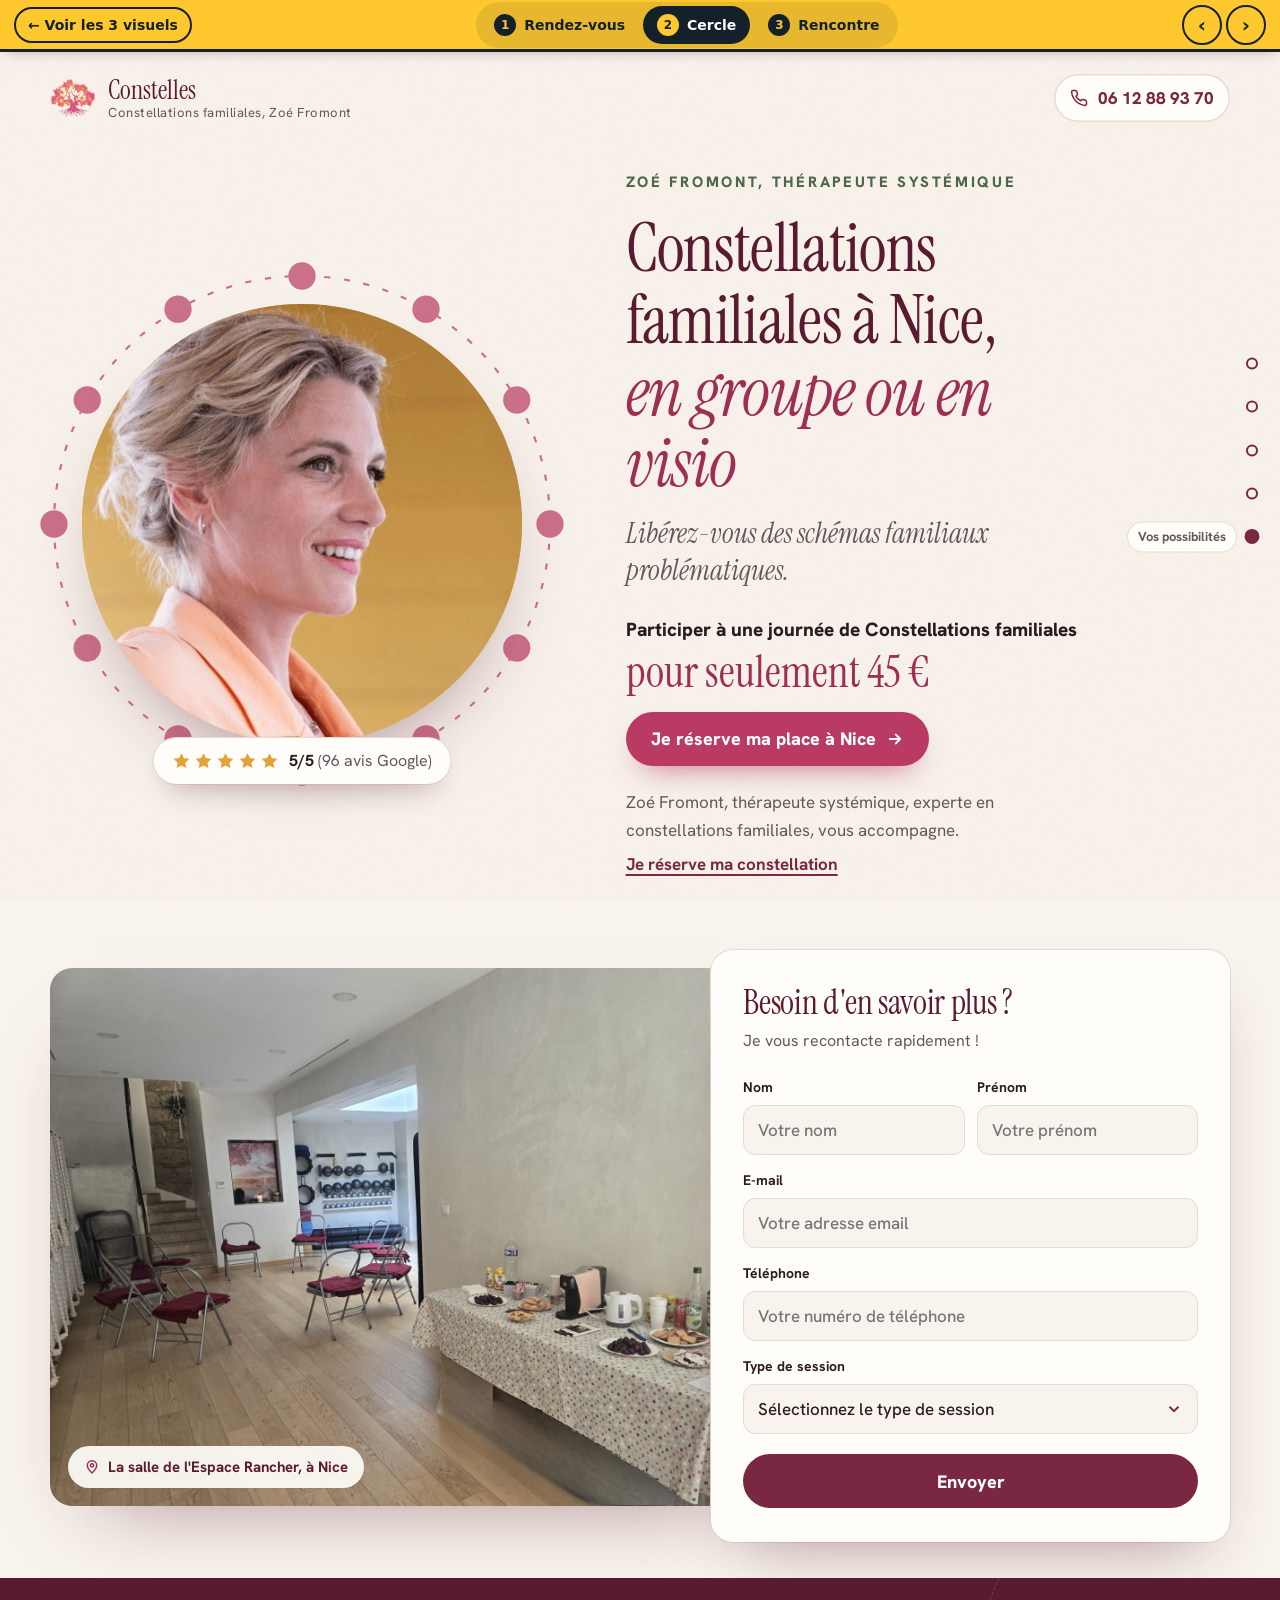
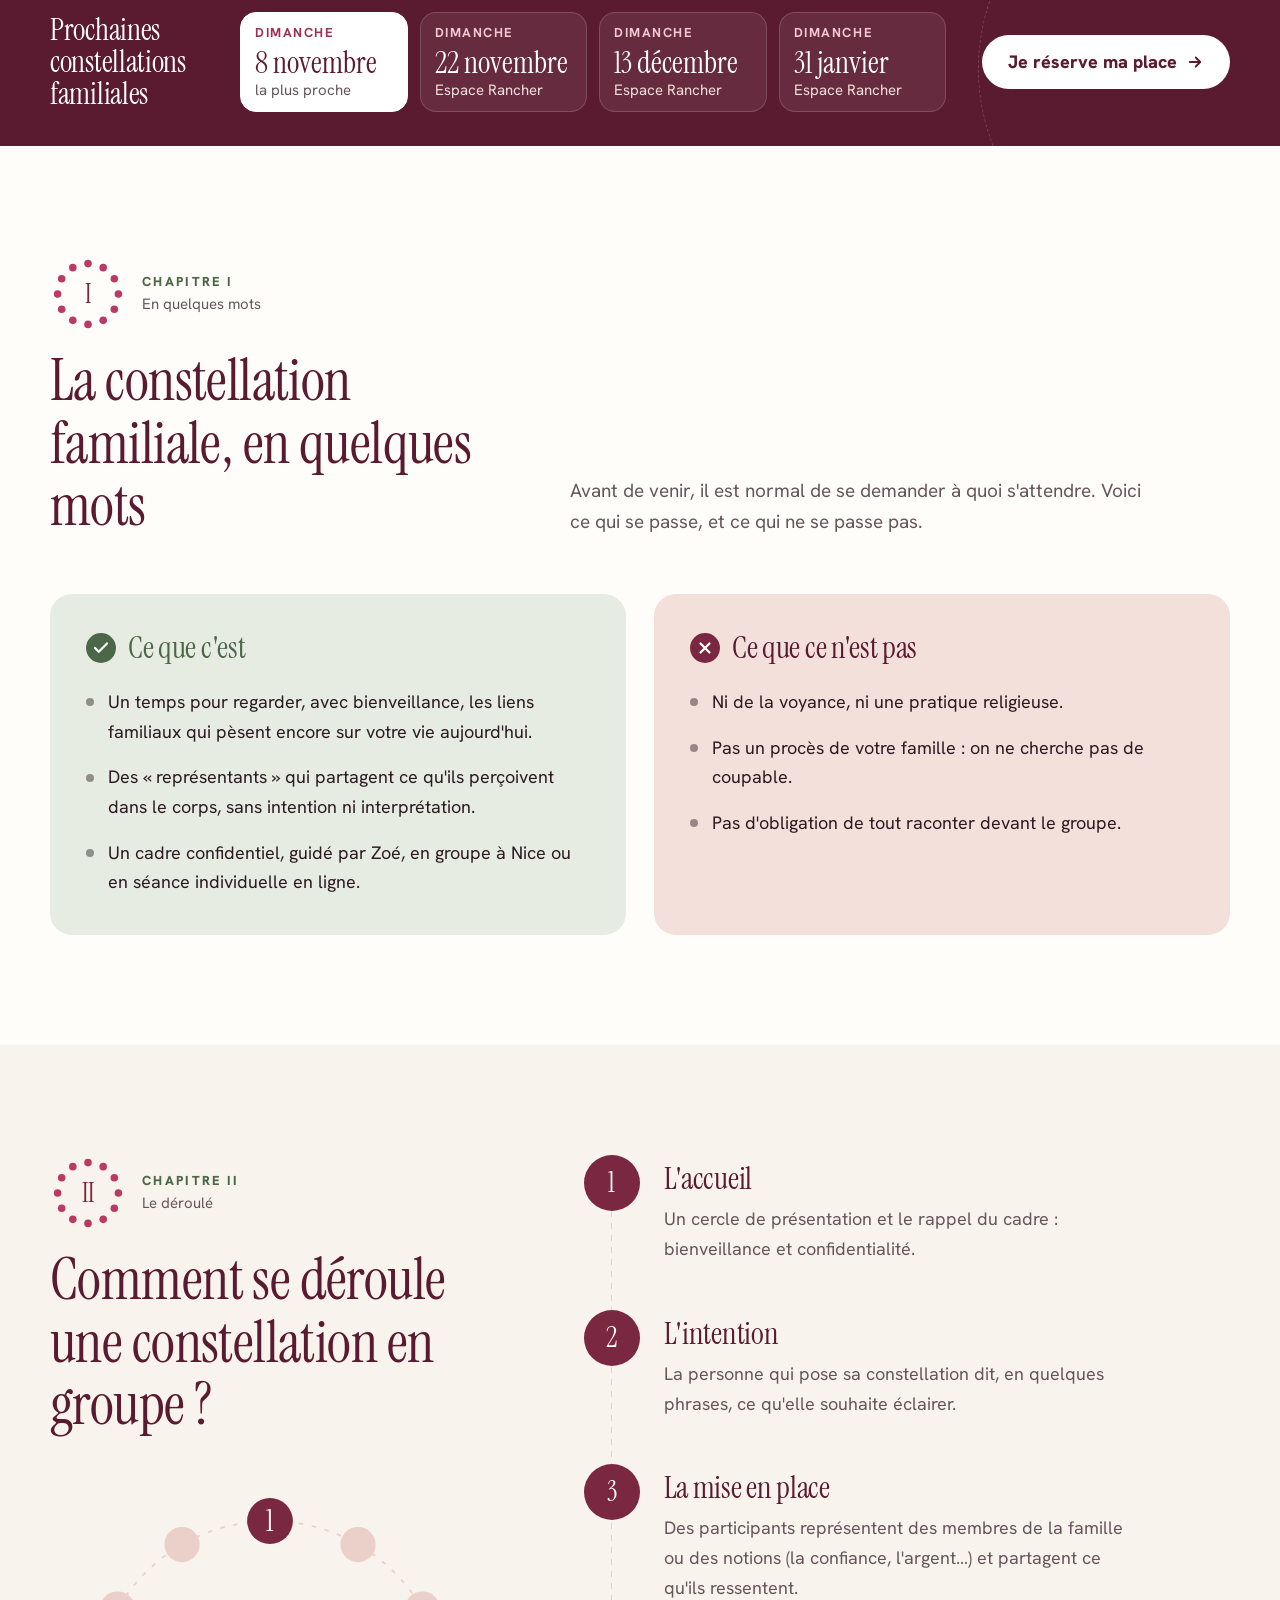
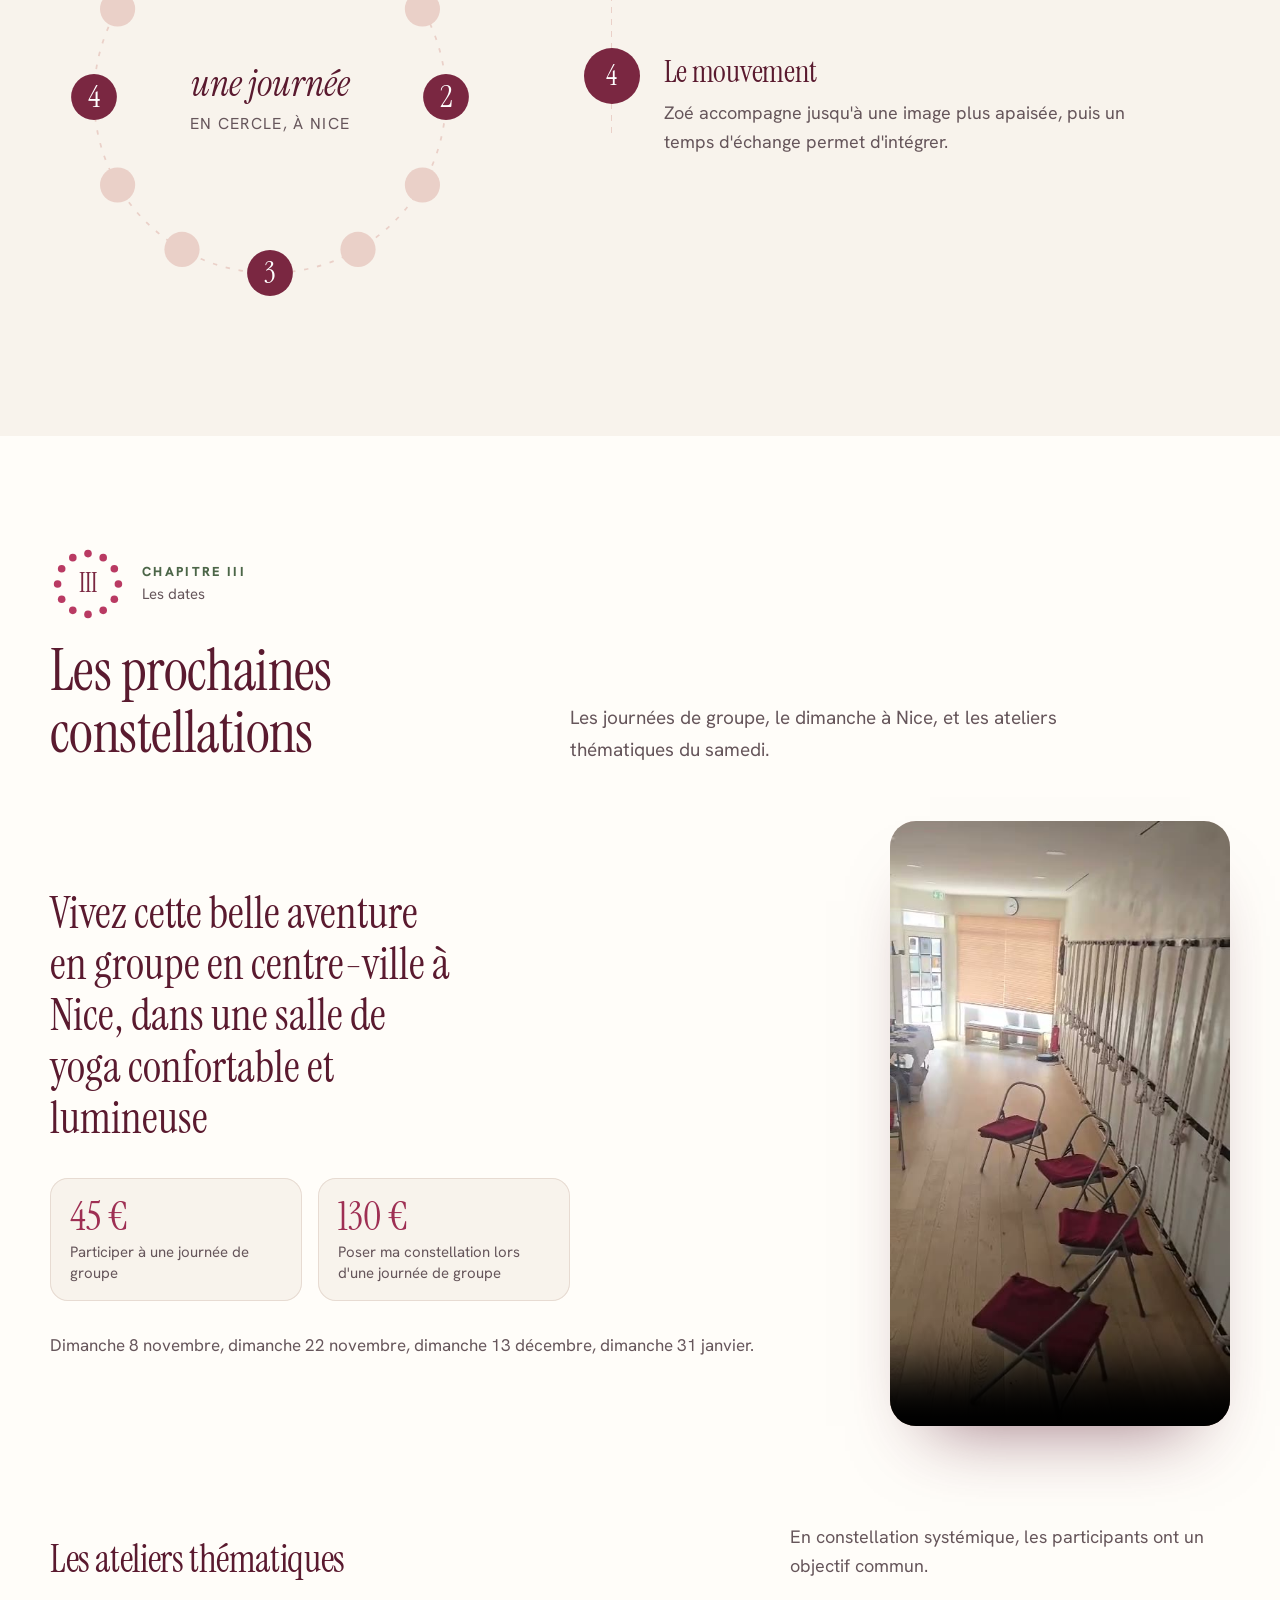
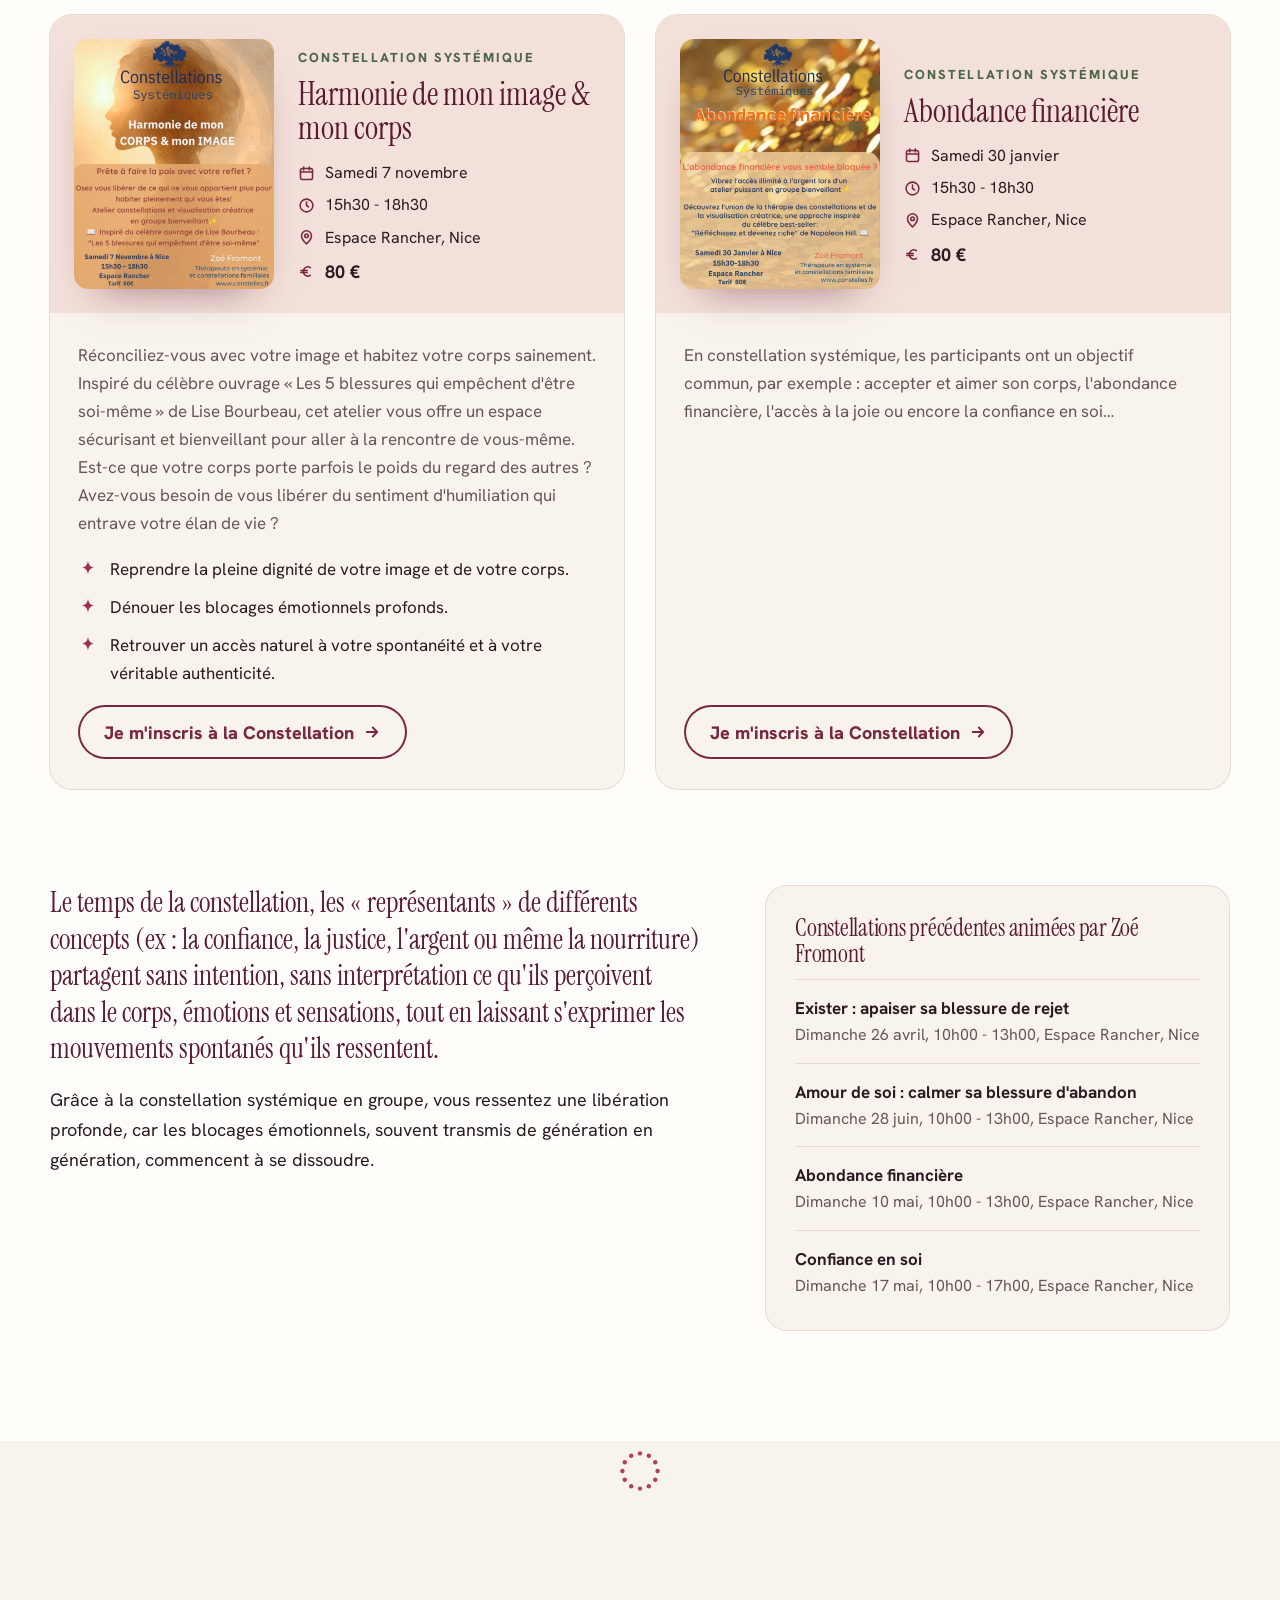
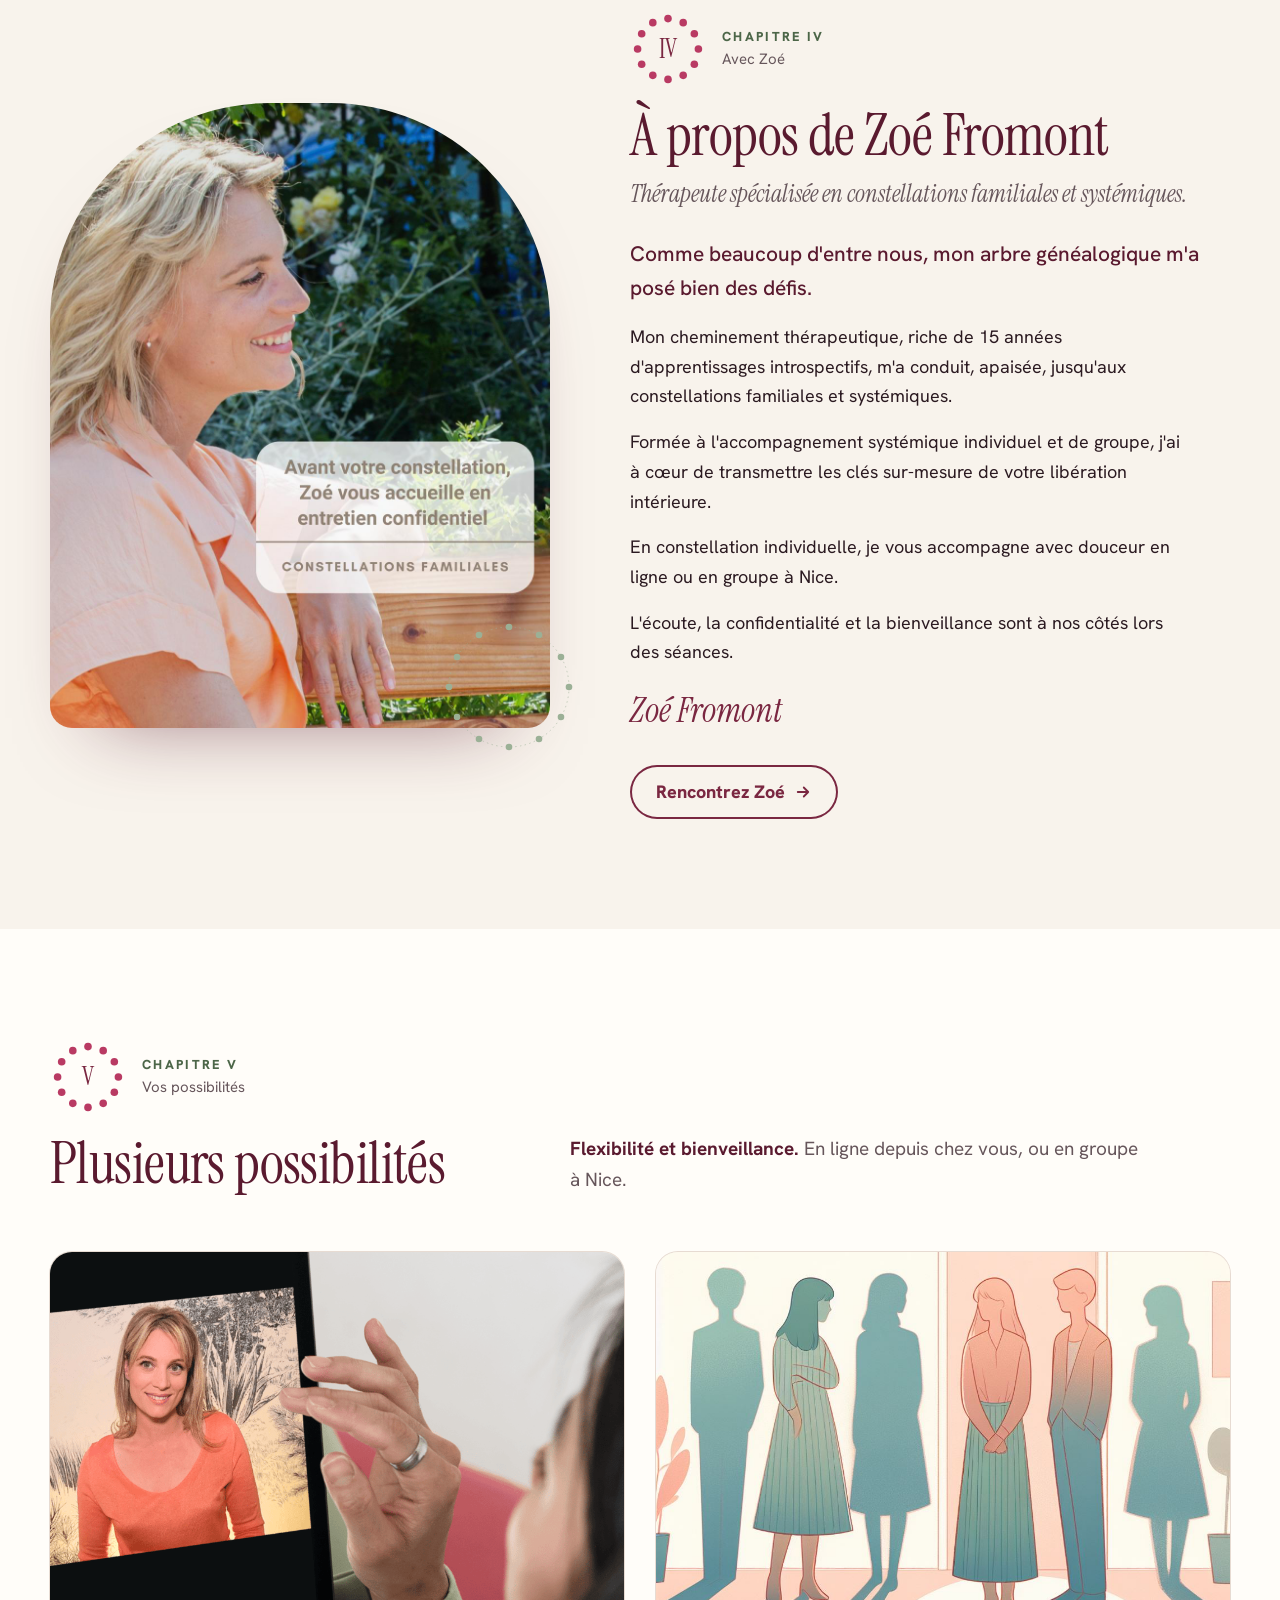
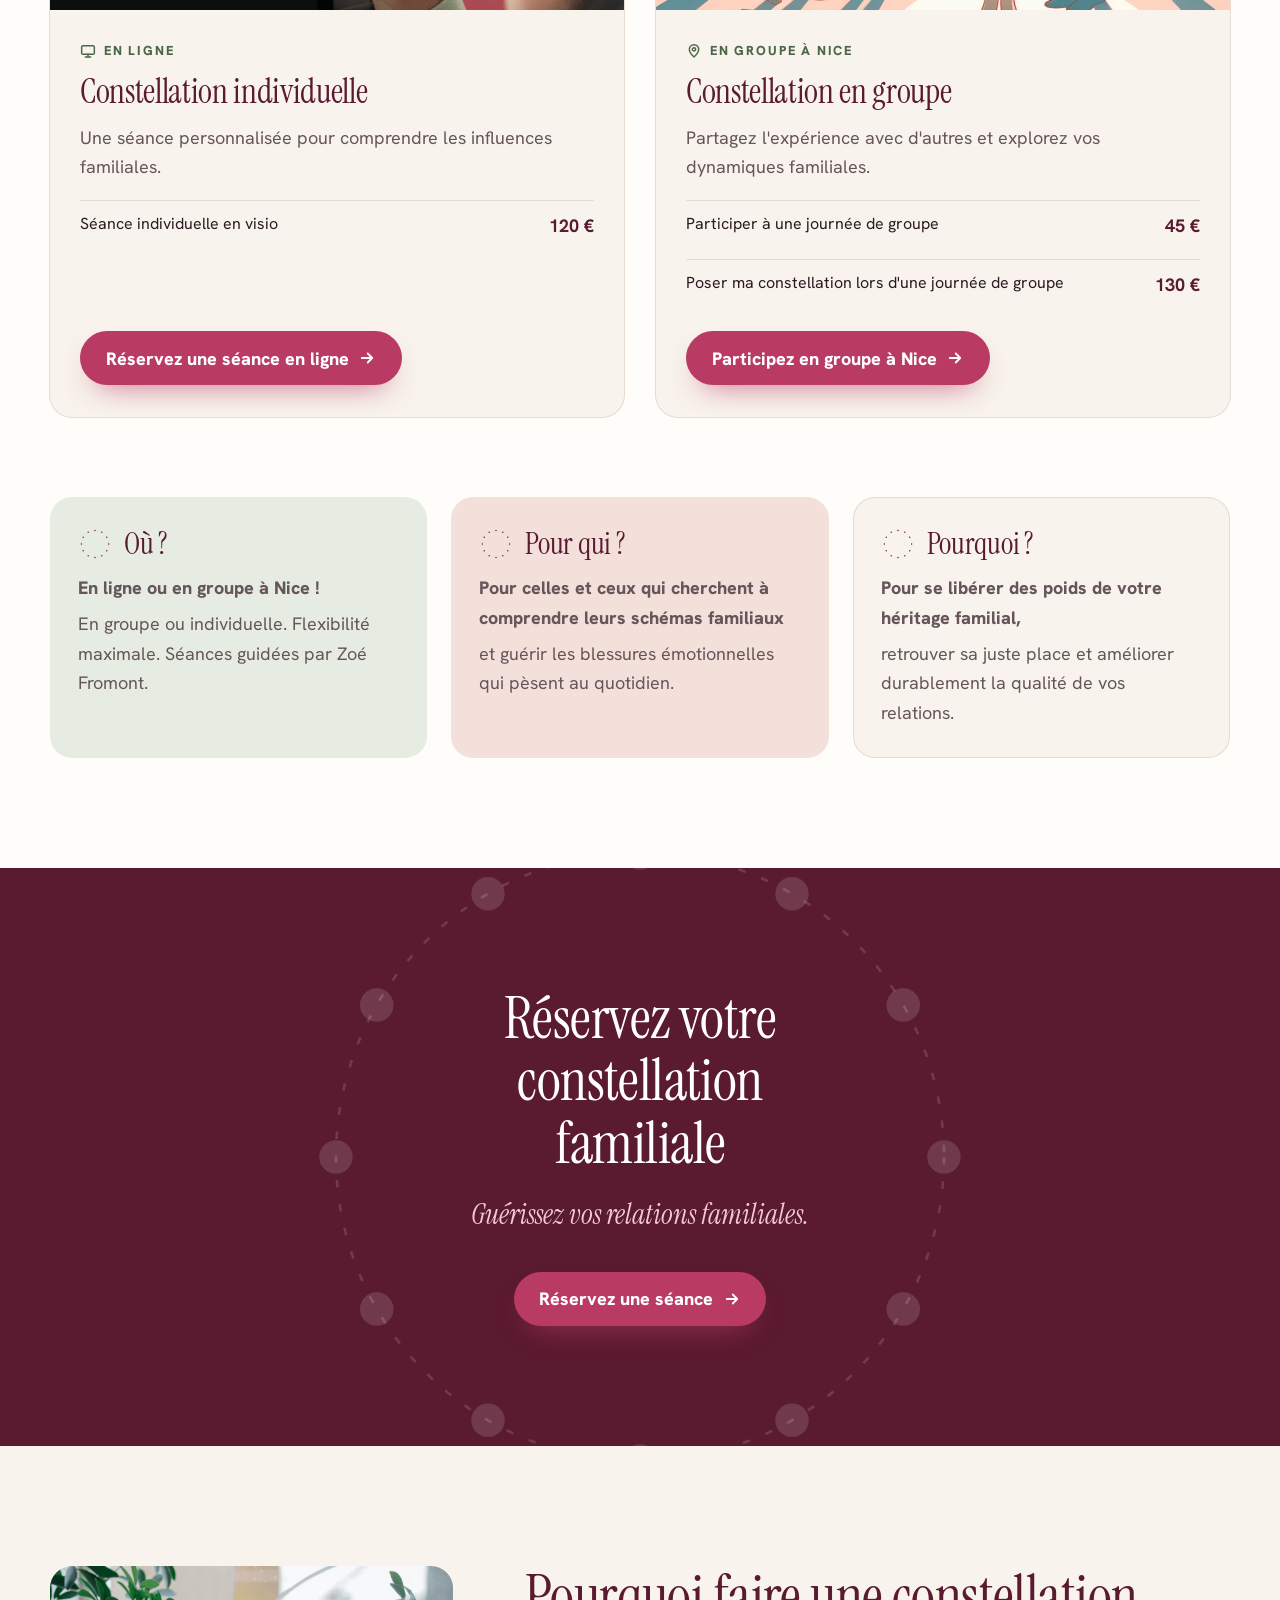
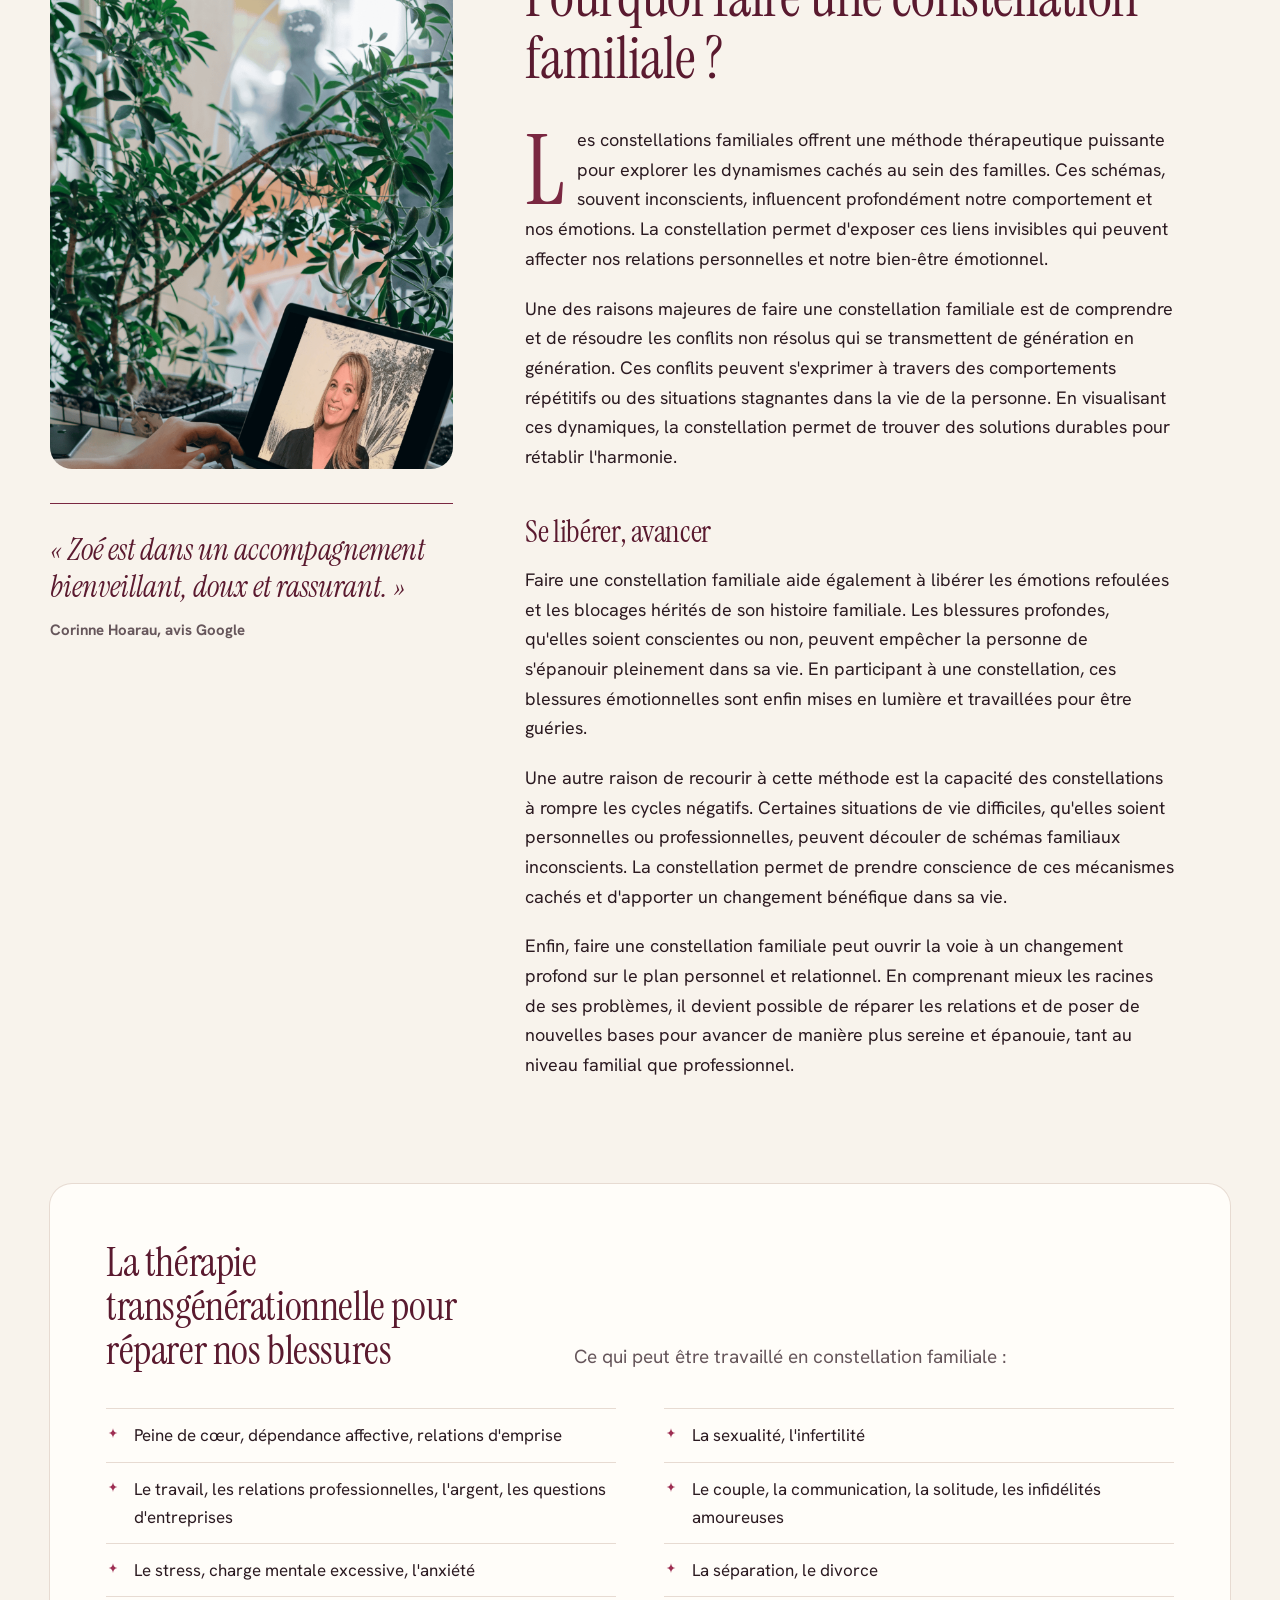
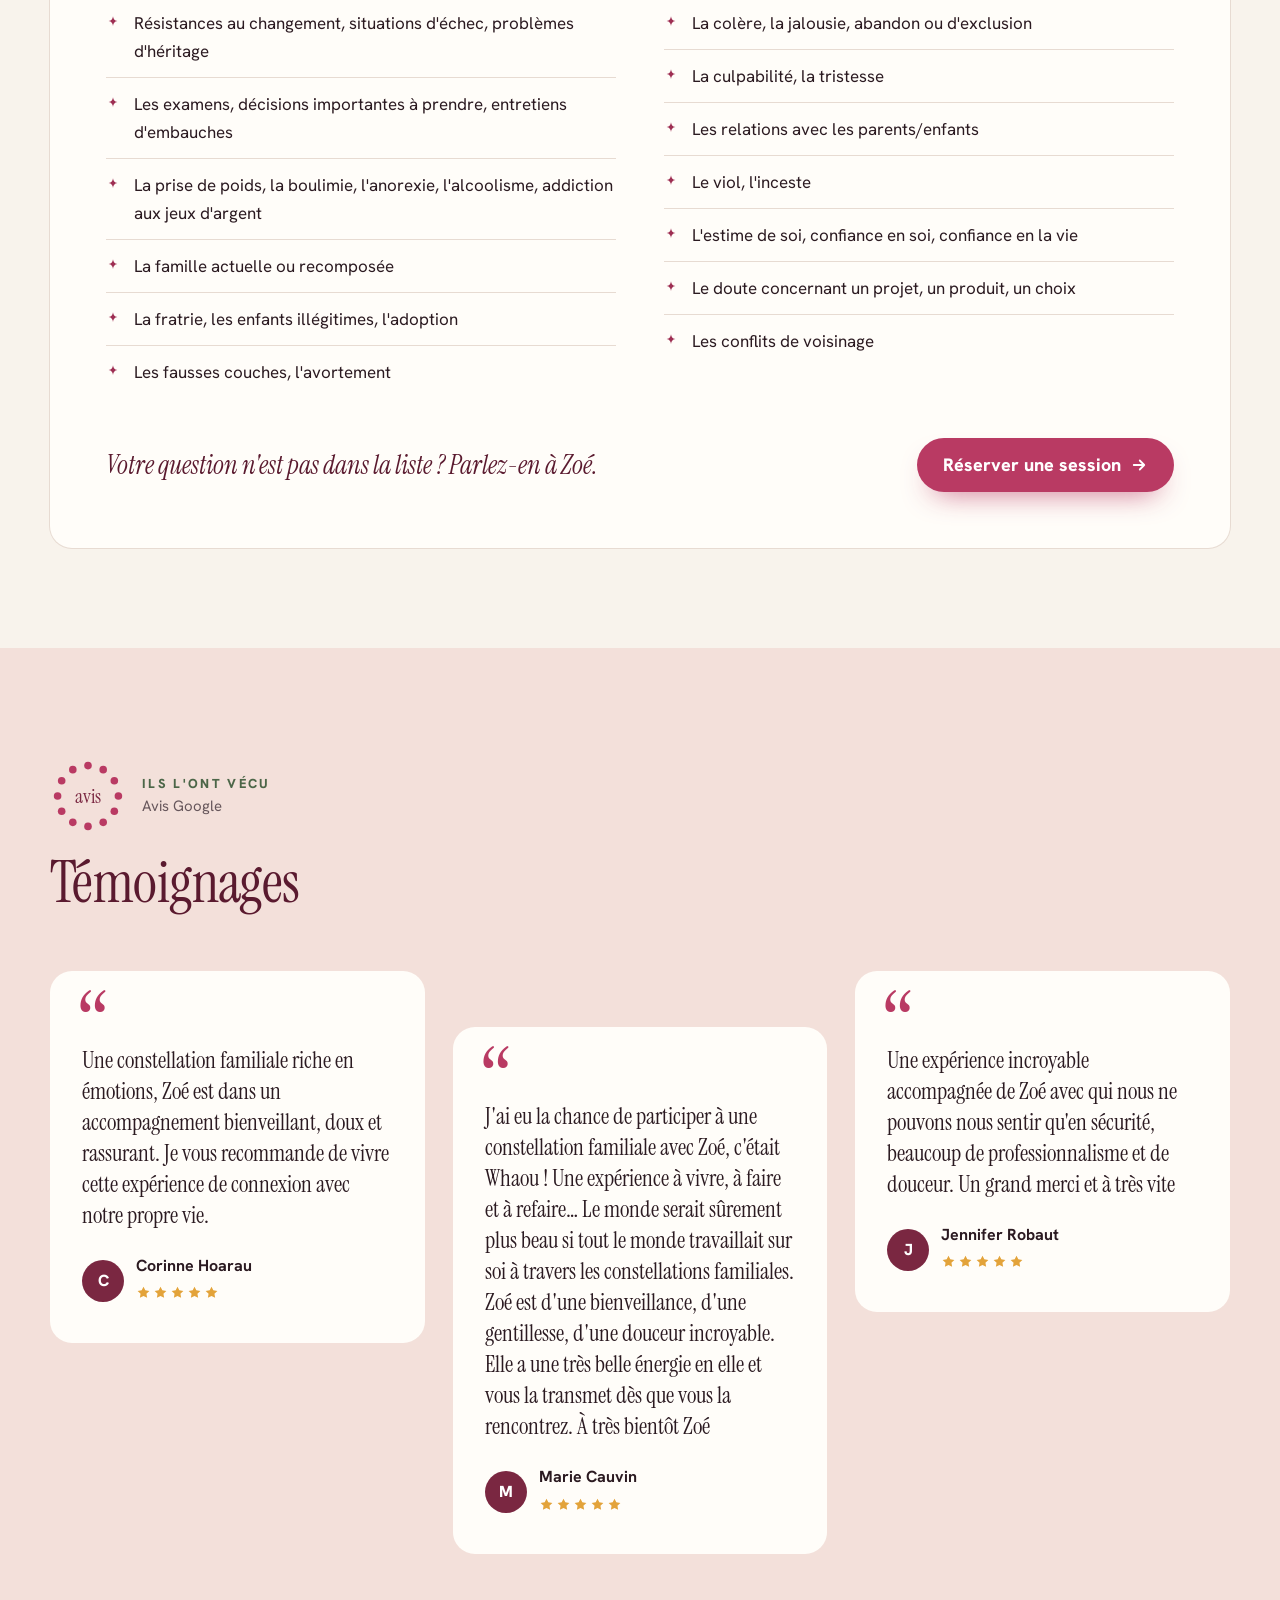
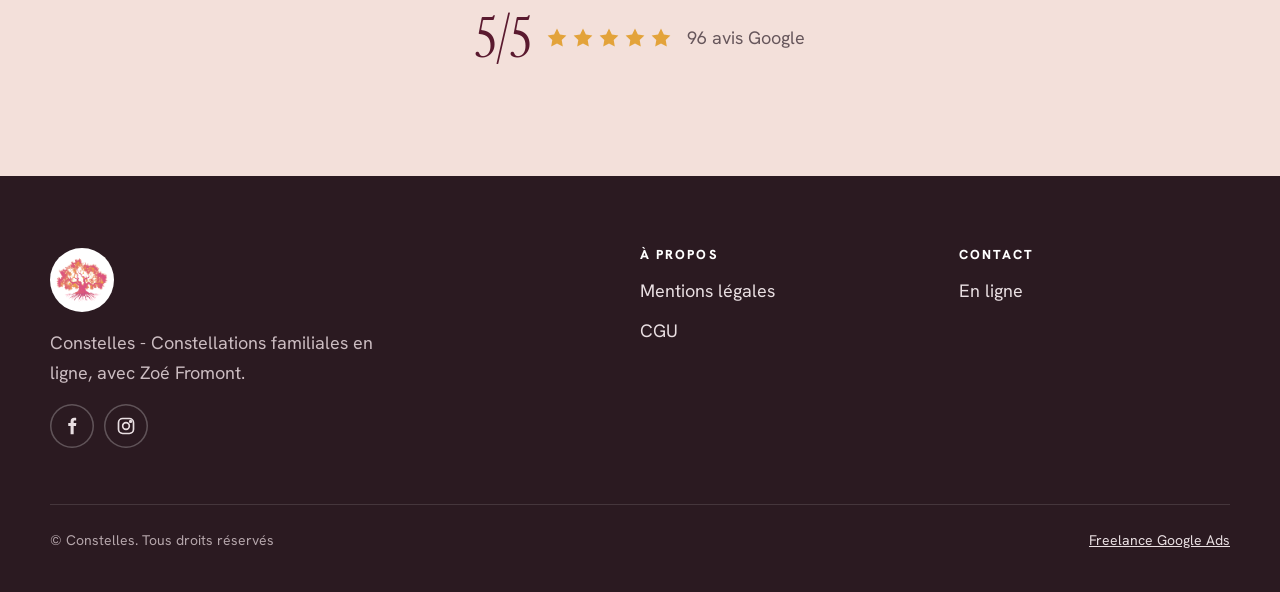
<file: maquette-2-cercle.html>
<!DOCTYPE html>
<html lang="fr">
<head>
<meta charset="utf-8">
<meta name="viewport" content="width=device-width, initial-scale=1">
<title>Constellation familiale à Nice et en visio | Zoé Fromont</title>
<meta name="description" content="Journées de constellations familiales à Nice dès 45 €, ou séance individuelle en visio. Zoé Fromont, thérapeute systémique, 96 avis Google. Prochaine date : 8 novembre.">
<meta name="robots" content="noindex, nofollow">
<meta name="copyright" content="Maquette (c) Sylvain Caron 2026.">
<link rel="canonical" href="https://constelles-familiales.fr/">
<meta property="og:type" content="website">
<meta property="og:locale" content="fr_FR">
<meta property="og:title" content="Constellations familiales à Nice, en groupe ou en visio">
<meta property="og:description" content="Journées de groupe à Nice dès 45 €, séance individuelle en visio. Avec Zoé Fromont, 96 avis Google.">
<meta property="og:image" content="https://constelles-familiales.fr/assets/images/client/salle-espace-rancher-nice.jpg">
<meta property="og:url" content="https://constelles-familiales.fr/">
<link rel="preconnect" href="https://fonts.googleapis.com">
<link rel="preconnect" href="https://fonts.gstatic.com" crossorigin>
<link href="https://fonts.googleapis.com/css2?family=Instrument+Serif:ital@0;1&family=Hanken+Grotesk:wght@400;500;700;800&display=swap" rel="stylesheet">
<link rel="stylesheet" href="assets/barre.css">
<script type="application/ld+json">
{
  "@context": "https://schema.org",
  "@graph": [
    {
      "@type": "ProfessionalService",
      "@id": "https://constelles-familiales.fr/#constelles",
      "name": "Constelles, constellations familiales avec Zoé Fromont",
      "url": "https://constelles-familiales.fr/",
      "telephone": "+33612889370",
      "image": "https://constelles-familiales.fr/assets/images/client/salle-espace-rancher-nice.jpg",
      "logo": "https://constelles-familiales.fr/assets/images/client/consetelleslogo.png",
      "areaServed": "Nice",
      "address": {"@type": "PostalAddress", "addressLocality": "Nice", "addressCountry": "FR"},
      "founder": {"@id": "https://constelles-familiales.fr/#zoe"},
      "aggregateRating": {"@type": "AggregateRating", "ratingValue": "5", "bestRating": "5", "reviewCount": "96"},
      "sameAs": ["https://www.facebook.com/profile.php?id=61559106442957", "https://www.instagram.com/constellationzoefromont/"]
    },
    {
      "@type": "Person",
      "@id": "https://constelles-familiales.fr/#zoe",
      "name": "Zoé Fromont",
      "jobTitle": "Thérapeute systémique, constellations familiales et systémiques",
      "image": "https://constelles-familiales.fr/assets/images/client/zoe.png"
    },
    {"@type": "Event", "name": "Journée de constellations familiales en groupe", "startDate": "2026-11-08", "eventAttendanceMode": "https://schema.org/OfflineEventAttendanceMode", "eventStatus": "https://schema.org/EventScheduled", "location": {"@type": "Place", "name": "Espace Rancher", "address": {"@type": "PostalAddress", "addressLocality": "Nice", "addressCountry": "FR"}}, "organizer": {"@id": "https://constelles-familiales.fr/#constelles"}, "performer": {"@id": "https://constelles-familiales.fr/#zoe"}, "offers": [{"@type": "Offer", "name": "Participer à une journée de groupe", "price": "45", "priceCurrency": "EUR", "url": "https://tally.so/r/wAJOzz"}, {"@type": "Offer", "name": "Poser ma constellation lors d'une journée de groupe", "price": "130", "priceCurrency": "EUR", "url": "https://tally.so/r/wAJOzz"}]},
    {"@type": "Event", "name": "Journée de constellations familiales en groupe", "startDate": "2026-11-22", "eventAttendanceMode": "https://schema.org/OfflineEventAttendanceMode", "eventStatus": "https://schema.org/EventScheduled", "location": {"@type": "Place", "name": "Espace Rancher", "address": {"@type": "PostalAddress", "addressLocality": "Nice", "addressCountry": "FR"}}, "organizer": {"@id": "https://constelles-familiales.fr/#constelles"}, "performer": {"@id": "https://constelles-familiales.fr/#zoe"}, "offers": [{"@type": "Offer", "price": "45", "priceCurrency": "EUR", "url": "https://tally.so/r/wAJOzz"}, {"@type": "Offer", "price": "130", "priceCurrency": "EUR", "url": "https://tally.so/r/wAJOzz"}]},
    {"@type": "Event", "name": "Journée de constellations familiales en groupe", "startDate": "2026-12-13", "eventAttendanceMode": "https://schema.org/OfflineEventAttendanceMode", "eventStatus": "https://schema.org/EventScheduled", "location": {"@type": "Place", "name": "Espace Rancher", "address": {"@type": "PostalAddress", "addressLocality": "Nice", "addressCountry": "FR"}}, "organizer": {"@id": "https://constelles-familiales.fr/#constelles"}, "performer": {"@id": "https://constelles-familiales.fr/#zoe"}, "offers": [{"@type": "Offer", "price": "45", "priceCurrency": "EUR", "url": "https://tally.so/r/wAJOzz"}, {"@type": "Offer", "price": "130", "priceCurrency": "EUR", "url": "https://tally.so/r/wAJOzz"}]},
    {"@type": "Event", "name": "Journée de constellations familiales en groupe", "startDate": "2027-01-31", "eventAttendanceMode": "https://schema.org/OfflineEventAttendanceMode", "eventStatus": "https://schema.org/EventScheduled", "location": {"@type": "Place", "name": "Espace Rancher", "address": {"@type": "PostalAddress", "addressLocality": "Nice", "addressCountry": "FR"}}, "organizer": {"@id": "https://constelles-familiales.fr/#constelles"}, "performer": {"@id": "https://constelles-familiales.fr/#zoe"}, "offers": [{"@type": "Offer", "price": "45", "priceCurrency": "EUR", "url": "https://tally.so/r/wAJOzz"}, {"@type": "Offer", "price": "130", "priceCurrency": "EUR", "url": "https://tally.so/r/wAJOzz"}]},
    {"@type": "Event", "name": "Constellation systémique : Harmonie de mon image et mon corps", "startDate": "2026-11-07T15:30:00+01:00", "endDate": "2026-11-07T18:30:00+01:00", "eventAttendanceMode": "https://schema.org/OfflineEventAttendanceMode", "eventStatus": "https://schema.org/EventScheduled", "image": "https://constelles-familiales.fr/assets/images/client/harmonie-image-corps-2026-11-07.jpg", "location": {"@type": "Place", "name": "Espace Rancher", "address": {"@type": "PostalAddress", "addressLocality": "Nice", "addressCountry": "FR"}}, "performer": {"@id": "https://constelles-familiales.fr/#zoe"}, "offers": {"@type": "Offer", "price": "80", "priceCurrency": "EUR", "url": "https://tally.so/r/mOde2Y"}},
    {"@type": "Event", "name": "Constellation systémique : Abondance financière", "startDate": "2027-01-30T15:30:00+01:00", "endDate": "2027-01-30T18:30:00+01:00", "eventAttendanceMode": "https://schema.org/OfflineEventAttendanceMode", "eventStatus": "https://schema.org/EventScheduled", "image": "https://constelles-familiales.fr/assets/images/client/abondance-financiere-2027-01-30.jpg", "location": {"@type": "Place", "name": "Espace Rancher", "address": {"@type": "PostalAddress", "addressLocality": "Nice", "addressCountry": "FR"}}, "performer": {"@id": "https://constelles-familiales.fr/#zoe"}, "offers": {"@type": "Offer", "price": "80", "priceCurrency": "EUR", "url": "https://tally.so/r/mOde2Y"}}
  ]
}
</script>
<style>
:root{
  --ivoire:#f8f3ec;--papier:#fffdf9;--poudre:#f3e0da;--poudre-2:#ead0c8;
  --bordeaux:#7a2741;--bordeaux-2:#5a1a2f;--rose:#b93a63;--rose-fonce:#9e2f53;--rose-vif:#dd5680;
  --sauge:#9bb096;--sauge-fonce:#4c6648;--sauge-pale:#e6ece1;
  --encre:#2b1a21;--gris:#66565b;--trait:#e7dbd2;
  --serif:'Instrument Serif',Georgia,'Times New Roman',serif;
  --sans:'Hanken Grotesk',system-ui,-apple-system,'Segoe UI',sans-serif;
  --r:22px;--wrap:1180px;
}
*{box-sizing:border-box;margin:0;padding:0}
html{scroll-behavior:smooth;overflow-x:clip;-webkit-text-size-adjust:100%}
body{font-family:var(--sans);font-size:18px;line-height:1.65;color:var(--encre);background:var(--ivoire);-webkit-font-smoothing:antialiased;overflow-x:clip;isolation:isolate}
body::before{content:"";position:fixed;inset:0;z-index:-1;pointer-events:none;opacity:.5;background-image:url("data:image/svg+xml,%3Csvg xmlns='http://www.w3.org/2000/svg' width='180' height='180'%3E%3Cfilter id='n'%3E%3CfeTurbulence type='fractalNoise' baseFrequency='.85' numOctaves='3' stitchTiles='stitch'/%3E%3CfeColorMatrix values='0 0 0 0 .45 0 0 0 0 .3 0 0 0 0 .25 0 0 0 .09 0'/%3E%3C/filter%3E%3Crect width='100%25' height='100%25' filter='url(%23n)'/%3E%3C/svg%3E")}
img,video{display:block;max-width:100%;height:auto}
a{color:inherit}
h1,h2,h3{font-family:var(--serif);font-weight:400;line-height:1.08;letter-spacing:-.01em;color:var(--bordeaux-2)}
h2{font-size:clamp(36px,4.6vw,58px)}
h3{font-size:clamp(25px,2.4vw,31px)}
em{font-style:italic}
.wrap{width:min(var(--wrap),100% - 32px);margin-inline:auto}
:focus-visible{outline:3px solid var(--bordeaux);outline-offset:3px;border-radius:6px}
.sr{position:absolute;width:1px;height:1px;overflow:hidden;clip:rect(0 0 0 0);white-space:nowrap}

/* Boutons */
.btn{display:inline-flex;align-items:center;justify-content:center;gap:.6rem;min-height:54px;padding:.9rem 1.6rem;border-radius:999px;font-family:var(--sans);font-weight:800;font-size:18px;line-height:1.2;text-decoration:none;cursor:pointer;border:0;transition:transform .2s,box-shadow .2s,background-color .2s;text-align:center}
.btn svg{width:18px;height:18px;flex:none}
.btn-rose{background:var(--rose);color:#fff;box-shadow:0 14px 30px -16px rgba(185,58,99,.9)}
.btn-rose:hover{background:var(--rose-fonce);transform:translateY(-2px)}
.btn-bordeaux{background:var(--bordeaux);color:#fff}
.btn-bordeaux:hover{background:var(--bordeaux-2);transform:translateY(-2px)}
.btn-trait{background:transparent;color:var(--bordeaux);box-shadow:inset 0 0 0 2px var(--bordeaux)}
.btn-trait:hover{background:var(--bordeaux);color:#fff}
.lien{color:var(--bordeaux);font-weight:700;text-decoration:underline;text-decoration-thickness:1.5px;text-underline-offset:4px;cursor:pointer}
.lien:hover{color:var(--rose-fonce)}

/* Ornement cercle */
.cercle{color:var(--bordeaux)}
.cercle circle{fill:currentColor}
.ch-num{position:relative;width:76px;height:76px;flex:none}
.ch-num svg{position:absolute;inset:0;width:100%;height:100%;color:var(--rose)}
.ch-num span{position:absolute;inset:0;display:grid;place-items:center;font-family:var(--serif);font-size:26px;color:var(--bordeaux)}
.kicker{display:flex;align-items:center;gap:16px;margin-bottom:18px}
.kicker b{display:block;font-size:13px;font-weight:800;letter-spacing:.18em;text-transform:uppercase;color:var(--sauge-fonce)}
.kicker small{display:block;font-size:15px;color:var(--gris)}
.sep{display:flex;justify-content:center;padding:8px 0}
.sep svg{width:44px;height:44px;color:var(--rose)}

/* En-tête */
header#block-section-form{position:relative;padding:22px 0 0}
.top{display:flex;justify-content:space-between;align-items:center;gap:16px}
.marque{display:flex;align-items:center;gap:12px;text-decoration:none}
.marque img{width:46px;height:46px}
.marque span{font-family:var(--serif);font-size:26px;color:var(--bordeaux-2);line-height:1}
.marque small{display:block;font-family:var(--sans);font-size:13px;color:var(--gris);letter-spacing:.04em;margin-top:3px}
.tel{display:inline-flex;align-items:center;gap:10px;text-decoration:none;font-weight:800;font-size:17px;color:var(--bordeaux);padding:10px 16px;border-radius:999px;box-shadow:inset 0 0 0 1.5px var(--trait);background:var(--papier);transition:box-shadow .2s;cursor:pointer}
.tel:hover{box-shadow:inset 0 0 0 1.5px var(--bordeaux)}
.tel svg{width:18px;height:18px}
.hero{display:grid;grid-template-columns:minmax(0,5fr) minmax(0,6fr);gap:72px;align-items:center;padding:48px 0 72px}
.hero-portrait{position:relative;width:100%;max-width:500px;aspect-ratio:1;justify-self:center}
.hero-portrait .anneau{position:absolute;left:-12%;top:-12%;width:124%;height:124%;color:var(--rose);opacity:.7;pointer-events:none}
.hero-portrait .rond{position:absolute;inset:6%;border-radius:50%;overflow:hidden;box-shadow:0 40px 80px -40px rgba(90,26,47,.55);background:#d9a64a}
.hero-portrait .rond img{width:100%;height:100%;object-fit:cover;object-position:52% 40%;transform:scale(1.18);transform-origin:55% 42%}
.hero-portrait .avis{position:absolute;left:50%;bottom:-2%;transform:translateX(-50%);background:var(--papier);padding:10px 18px;border-radius:999px;box-shadow:0 14px 30px -14px rgba(90,26,47,.45),0 0 0 1px var(--trait);white-space:nowrap;margin:0}
.hero-txt .pre{font-size:15px;font-weight:800;letter-spacing:.18em;text-transform:uppercase;color:var(--sauge-fonce);margin-bottom:18px}
.hero-txt h1{font-size:clamp(44px,5.2vw,76px);max-width:14ch;color:var(--bordeaux-2)}
.hero-txt h1 em{color:var(--rose-fonce)}
.hero-txt .accroche{font-family:var(--serif);font-style:italic;font-size:clamp(22px,2.2vw,28px);color:var(--gris);margin-top:16px;max-width:30ch;line-height:1.3}
.offre{margin-top:28px;max-width:520px}
.offre p{font-weight:800;font-size:19px;line-height:1.4;color:var(--encre);margin-bottom:16px}
.offre p span{display:block;font-family:var(--serif);font-weight:400;font-size:44px;color:var(--rose-fonce);line-height:1.1;margin-top:4px}
.avis{display:inline-flex;align-items:center;gap:10px;font-size:16px;color:var(--gris)}
.etoiles{display:inline-flex;gap:2px;color:#e3a33a}
.etoiles svg{width:20px;height:20px}
.avis b{color:var(--encre)}
.qui{margin-top:22px;max-width:46ch;color:var(--gris);font-size:17px}
.qui a{display:inline-block;margin-top:6px}

.scene{display:grid;grid-template-columns:minmax(0,1.55fr) minmax(0,1fr);gap:0;align-items:end;position:relative;padding-bottom:72px}
.scene figure{grid-column:1/2;grid-row:1;border-radius:var(--r);overflow:hidden;box-shadow:0 40px 80px -50px rgba(90,26,47,.55);position:relative}
.scene figure img{width:100%;aspect-ratio:4/3;object-fit:cover}
.scene figcaption{position:absolute;left:18px;bottom:18px;background:rgba(255,253,249,.92);backdrop-filter:blur(6px);padding:9px 16px;border-radius:999px;font-size:15px;font-weight:700;color:var(--bordeaux-2);display:flex;align-items:center;gap:8px}
.scene figcaption svg{width:16px;height:16px;color:var(--rose-fonce)}
.carte-form{grid-column:2/3;grid-row:1;margin-left:-56px;margin-bottom:-36px;background:var(--papier);border-radius:var(--r);padding:34px 32px;box-shadow:0 30px 60px -30px rgba(90,26,47,.45),0 0 0 1px var(--trait);position:relative}
.carte-form h2{font-size:34px;line-height:1.1}
.carte-form .sous{color:var(--gris);font-size:16px;margin:6px 0 22px}
.champ{display:block;margin-bottom:14px}
.champ span{display:block;font-size:14px;font-weight:700;color:var(--encre);margin-bottom:6px}
.champ input,.champ select{width:100%;min-height:50px;padding:12px 14px;font:500 17px/1.3 var(--sans);color:var(--encre);background:var(--ivoire);border:1.5px solid var(--trait);border-radius:12px;transition:border-color .2s,background-color .2s;appearance:none;-webkit-appearance:none}
.champ select{background-image:url("data:image/svg+xml,%3Csvg xmlns='http://www.w3.org/2000/svg' viewBox='0 0 24 24' fill='none' stroke='%237a2741' stroke-width='2.5'%3E%3Cpath d='m6 9 6 6 6-6'/%3E%3C/svg%3E");background-repeat:no-repeat;background-position:right 14px center;background-size:18px;padding-right:44px;cursor:pointer}
.champ input:focus,.champ select:focus{outline:none;border-color:var(--bordeaux);background-color:#fff}
.deux{display:grid;grid-template-columns:1fr 1fr;gap:0 12px}
.piege{position:absolute;left:-9999px;width:1px;height:1px;overflow:hidden}
.carte-form .btn{width:100%;margin-top:6px}
.carte-form .rgpd{font-size:13px;color:var(--gris);margin-top:12px;text-align:center}

/* Bandeau des dates */
.urgency-ctas{background:var(--bordeaux-2);color:#fff;position:relative;overflow:hidden}
.urgency-ctas::before{content:"";position:absolute;right:-120px;top:-120px;width:420px;height:420px;border-radius:50%;border:1px dashed rgba(255,255,255,.18)}
.urgency-ctas .wrap{display:grid;grid-template-columns:auto 1fr auto;gap:36px;align-items:center;padding:34px 0;position:relative}
.urgency-ctas h2{color:#fff;font-size:30px;max-width:11ch}
.dates{display:grid;grid-template-columns:repeat(4,minmax(0,1fr));gap:12px;list-style:none}
.dates li{background:rgba(255,255,255,.08);border:1px solid rgba(255,255,255,.16);border-radius:16px;padding:12px 14px;line-height:1.2}
.dates small{display:block;font-size:13px;letter-spacing:.12em;text-transform:uppercase;color:#f3c9d4;font-weight:700}
.dates b{display:block;font-family:var(--serif);font-weight:400;font-size:30px;margin-top:4px}
.dates span{display:block;font-size:15px;color:#f3e0da}
.dates li.proche{background:#fff;color:var(--bordeaux-2);border-color:#fff}
.dates li.proche small{color:var(--rose-fonce)}
.dates li.proche span{color:var(--gris)}
.btn-clair{background:#fff;color:var(--bordeaux-2)}
.btn-clair:hover{background:var(--poudre);transform:translateY(-2px)}

/* Sommaire des chapitres */
.rail{position:fixed;right:22px;top:50%;transform:translateY(-50%);z-index:20;display:none;flex-direction:column;gap:14px;list-style:none}
.rail a{display:flex;align-items:center;justify-content:flex-end;gap:10px;text-decoration:none;font-size:13px;font-weight:700;color:var(--gris);cursor:pointer}
.rail a span{opacity:0;transform:translateX(6px);transition:opacity .2s,transform .2s;background:var(--papier);padding:4px 10px;border-radius:999px;box-shadow:0 0 0 1px var(--trait)}
.rail a i{width:12px;height:12px;border-radius:50%;border:2px solid var(--bordeaux);transition:background-color .2s,transform .2s}
.rail a:hover span,.rail a.actif span{opacity:1;transform:none}
.rail a.actif i{background:var(--bordeaux);transform:scale(1.25)}
@media(min-width:1280px){.rail{display:flex}}

/* Chapitres */
.chapitre{padding:110px 0}
.chapitre-tete{display:grid;grid-template-columns:minmax(0,5fr) minmax(0,7fr);gap:48px;align-items:end;margin-bottom:56px}
.chapitre-tete p{color:var(--gris);font-size:19px;max-width:52ch}

/* I. En quelques mots */
#ce-que-c-est{background:var(--papier)}
.est{display:grid;grid-template-columns:1fr 1fr;gap:28px}
.est>div{border-radius:var(--r);padding:38px 36px}
.est .oui{background:var(--sauge-pale)}
.est .non{background:var(--poudre)}
.est h3{display:flex;align-items:center;gap:12px;margin-bottom:22px}
.est h3 svg{width:30px;height:30px;flex:none;padding:6px;border-radius:50%;color:#fff}
.est .oui h3{color:var(--sauge-fonce)}
.est .oui h3 svg{background:var(--sauge-fonce)}
.est .non h3 svg{background:var(--bordeaux)}
.est ul{list-style:none;display:grid;gap:16px}
.est li{padding-left:22px;position:relative}
.est li::before{content:"";position:absolute;left:0;top:.62em;width:8px;height:8px;border-radius:50%;background:currentColor;opacity:.45}

/* II. Déroulé */
#deroule-groupe{padding:110px 0}
.deroule{display:grid;grid-template-columns:minmax(0,5fr) minmax(0,7fr);gap:72px;align-items:start}
.roue{position:sticky;top:40px;aspect-ratio:1;max-width:440px;width:100%}
.roue svg{width:100%;height:100%}
.roue .chaise{fill:var(--poudre-2)}
.roue .chaise.on{fill:var(--bordeaux)}
.roue text{font-family:var(--serif);font-size:7px;fill:#fff;text-anchor:middle;dominant-baseline:central}
.roue .centre{font-family:var(--serif);font-style:italic;font-size:8.5px;fill:var(--bordeaux-2)}
.roue .centre-s{font-family:var(--sans);font-size:3.6px;fill:var(--gris);letter-spacing:.3px}
.etapes{list-style:none;position:relative}
.etapes::before{content:"";position:absolute;left:27px;top:20px;bottom:20px;width:1.5px;background:repeating-linear-gradient(var(--poudre-2) 0 6px,transparent 6px 12px)}
.etapes li{display:grid;grid-template-columns:56px 1fr;gap:24px;padding:0 0 46px;position:relative}
.etapes li:last-child{padding-bottom:0}
.etapes .n{width:56px;height:56px;border-radius:50%;background:var(--bordeaux);color:#fff;display:grid;place-items:center;font-family:var(--serif);font-size:28px;position:relative}
.etapes h3{margin:8px 0 8px}
.etapes p{color:var(--gris);max-width:48ch}

/* III. Dates */
#dates{background:var(--papier)}
.salle-video{display:grid;grid-template-columns:minmax(0,1fr) auto;gap:56px;align-items:center;margin-bottom:96px}
.salle-video .phrase{font-family:var(--serif);font-size:clamp(30px,3.4vw,44px);line-height:1.18;color:var(--bordeaux-2);max-width:20ch}
.salle-video .prix{display:grid;grid-template-columns:1fr 1fr;gap:16px;margin:34px 0 30px;max-width:520px}
.salle-video .prix div{border-radius:18px;padding:18px 20px;background:var(--ivoire);box-shadow:inset 0 0 0 1px var(--trait)}
.salle-video .prix b{display:block;font-family:var(--serif);font-weight:400;font-size:40px;color:var(--rose-fonce);line-height:1}
.salle-video .prix span{display:block;font-size:15px;color:var(--gris);margin-top:6px;line-height:1.35}
.video{position:relative;width:min(340px,80vw);justify-self:center}
.video video{width:100%;aspect-ratio:478/850;border-radius:26px;background:var(--poudre);box-shadow:0 40px 70px -40px rgba(90,26,47,.6)}
.video::before{content:"";position:absolute;inset:-26px;border-radius:50%;border:1.5px dashed var(--poudre-2);z-index:-1;transform:scale(1.1,.78)}
.ateliers-titre{display:flex;align-items:end;justify-content:space-between;gap:24px;margin-bottom:34px}
.ateliers-titre h3{font-size:clamp(30px,3vw,40px)}
.ateliers-titre p{color:var(--gris);max-width:44ch}
.ateliers{display:grid;grid-template-columns:1fr 1fr;gap:32px}
.atelier{background:var(--ivoire);border-radius:var(--r);overflow:hidden;display:grid;grid-template-rows:auto 1fr;box-shadow:0 0 0 1px var(--trait)}
.atelier .visuel{display:grid;grid-template-columns:200px 1fr;gap:24px;padding:24px;align-items:center;background:var(--poudre)}
.atelier .visuel img{width:200px;aspect-ratio:4/5;object-fit:cover;border-radius:14px;box-shadow:0 20px 40px -24px rgba(90,26,47,.6)}
.atelier .type{font-size:13px;font-weight:800;letter-spacing:.16em;text-transform:uppercase;color:var(--sauge-fonce)}
.atelier h4{font-family:var(--serif);font-weight:400;font-size:32px;line-height:1.08;color:var(--bordeaux-2);margin:6px 0 14px}
.atelier dl{display:grid;gap:6px;font-size:16px}
.atelier dl div{display:flex;gap:10px;align-items:center}
.atelier dl svg{width:17px;height:17px;color:var(--bordeaux);flex:none}
.atelier dd b{font-size:18px}
.atelier .corps{padding:28px 28px 30px;display:flex;flex-direction:column;gap:18px}
.atelier .corps p{color:var(--gris);font-size:17px}
.atelier ul{list-style:none;display:grid;gap:10px}
.atelier li{display:flex;gap:12px;font-size:17px}
.atelier li svg{width:20px;height:20px;color:var(--rose-fonce);flex:none;margin-top:4px}
.atelier .btn{align-self:flex-start;margin-top:auto}
.systemique{display:grid;grid-template-columns:minmax(0,7fr) minmax(0,5fr);gap:64px;margin-top:96px;align-items:start}
.systemique p{margin-bottom:18px;max-width:62ch}
.systemique p:first-child{font-family:var(--serif);font-size:28px;line-height:1.3;color:var(--bordeaux-2)}
.precedentes{background:var(--ivoire);border-radius:var(--r);padding:30px 30px 18px;box-shadow:inset 0 0 0 1px var(--trait)}
.precedentes h3{font-size:24px;margin-bottom:12px}
.precedentes ul{list-style:none}
.precedentes li{padding:14px 0;border-top:1px solid var(--trait);font-size:16px;color:var(--gris)}
.precedentes li b{display:block;color:var(--encre);font-size:17px}

/* IV. Zoé */
#team-section{padding:110px 0}
.zoe{display:grid;grid-template-columns:minmax(0,5fr) minmax(0,6fr);gap:80px;align-items:center}
.portrait{position:relative}
.portrait img{width:100%;aspect-ratio:4/5;object-fit:cover;object-position:35% 30%;border-radius:220px 220px var(--r) var(--r);box-shadow:0 40px 80px -50px rgba(90,26,47,.6)}
.portrait .orne{position:absolute;right:-34px;bottom:-34px;width:150px;height:150px;color:var(--sauge)}
.zoe h2{margin-bottom:10px}
.zoe .titre-pro{font-family:var(--serif);font-style:italic;font-size:24px;color:var(--gris);line-height:1.3;margin-bottom:28px}
.zoe p{margin-bottom:16px;max-width:56ch}
.zoe .premier{font-size:21px;color:var(--bordeaux-2);font-weight:500}
.zoe .signature{font-family:var(--serif);font-style:italic;font-size:34px;color:var(--bordeaux);margin:8px 0 26px}

/* V. Possibilités */
#services-section{background:var(--papier);padding:110px 0 40px}
.formules{display:grid;grid-template-columns:1fr 1fr;gap:32px}
.formule{border-radius:var(--r);overflow:hidden;background:var(--ivoire);box-shadow:0 0 0 1px var(--trait);display:flex;flex-direction:column}
.formule img{width:100%;aspect-ratio:16/10;object-fit:cover}
.formule .txt{padding:30px 30px 32px;display:flex;flex-direction:column;gap:12px;flex:1}
.formule .ou{display:inline-flex;align-items:center;gap:8px;font-size:13px;font-weight:800;letter-spacing:.14em;text-transform:uppercase;color:var(--sauge-fonce)}
.formule .ou svg{width:16px;height:16px}
.formule h3{font-size:34px}
.formule p{color:var(--gris)}
.formule .tarifs{list-style:none;display:grid;gap:8px;margin:6px 0 10px}
.formule .tarifs li{display:flex;justify-content:space-between;gap:16px;padding:10px 0;border-top:1px solid var(--trait);font-size:16px}
.formule .tarifs b{font-size:18px;color:var(--bordeaux-2);white-space:nowrap}
.formule .btn{margin-top:auto;align-self:flex-start}

#about-section{background:var(--papier);padding:40px 0 110px}
.trois{display:grid;grid-template-columns:repeat(3,1fr);gap:24px}
.trois>div{padding:30px 28px;border-radius:var(--r);background:var(--sauge-pale)}
.trois>div:nth-child(2){background:var(--poudre)}
.trois>div:nth-child(3){background:var(--ivoire);box-shadow:inset 0 0 0 1px var(--trait)}
.trois h3{display:flex;align-items:center;gap:12px;font-size:30px;margin-bottom:12px}
.trois h3 svg{width:34px;height:34px;color:var(--bordeaux)}
.trois .fort{font-weight:800;margin-bottom:6px}
.trois p{color:var(--gris)}

/* Appel central */
#parallax-cta-section{background:var(--bordeaux-2);color:#fff;text-align:center;position:relative;overflow:hidden}
#parallax-cta-section .wrap{padding:120px 0;position:relative}
#parallax-cta-section .grand{position:absolute;left:50%;top:50%;width:min(760px,150vw);height:min(760px,150vw);transform:translate(-50%,-50%);color:rgba(255,255,255,.12)}
#parallax-cta-section h2{color:#fff;max-width:14ch;margin:0 auto}
#parallax-cta-section p{font-family:var(--serif);font-style:italic;font-size:28px;color:#f3c9d4;margin:16px 0 34px}

/* Pourquoi, mise en page éditoriale */
#free-text-section{padding:120px 0 100px}
.edito{display:grid;grid-template-columns:minmax(0,4fr) minmax(0,7fr);gap:72px;align-items:start}
.edito aside{position:sticky;top:40px}
.edito aside img{width:100%;aspect-ratio:4/5;object-fit:cover;border-radius:var(--r)}
.edito aside figcaption{font-size:14px;color:var(--gris);margin-top:10px}
.exergue{margin-top:34px;padding:28px 0 0;border-top:1.5px solid var(--bordeaux)}
.exergue p{font-family:var(--serif);font-style:italic;font-size:30px;line-height:1.22;color:var(--bordeaux-2)}
.exergue cite{display:block;font-style:normal;font-size:15px;font-weight:700;color:var(--gris);margin-top:12px}
.texte{max-width:65ch}
.texte h2{margin-bottom:34px}
.texte h3{margin:44px 0 16px}
.texte p{margin-bottom:20px}
.texte .lettrine::first-letter{float:left;font-family:var(--serif);font-size:96px;line-height:.82;color:var(--bordeaux);padding:8px 12px 0 0}
.sujets{margin-top:84px;background:var(--papier);border-radius:var(--r);padding:56px;box-shadow:0 0 0 1px var(--trait)}
.sujets-tete{display:grid;grid-template-columns:minmax(0,5fr) minmax(0,7fr);gap:40px;align-items:end;margin-bottom:36px}
.sujets-tete p{color:var(--gris);font-size:19px}
.sujets ul{list-style:none;columns:2;column-gap:48px}
.sujets li{break-inside:avoid;display:flex;gap:14px;padding:12px 0;border-top:1px solid var(--trait);font-size:17px}
.sujets li svg{width:14px;height:14px;color:var(--rose-fonce);flex:none;margin-top:6px}
.sujets .bas{display:flex;align-items:center;justify-content:space-between;gap:24px;margin-top:40px;flex-wrap:wrap}
.sujets .bas p{font-family:var(--serif);font-style:italic;font-size:26px;color:var(--bordeaux-2)}

/* Témoignages */
#testimonials{padding:110px 0;background:var(--poudre)}
.temoins{display:grid;grid-template-columns:repeat(3,1fr);gap:28px;align-items:start}
.temoin{background:var(--papier);border-radius:var(--r);padding:34px 32px;position:relative}
.temoin:nth-child(2){margin-top:56px}
.temoin .guill{font-family:var(--serif);font-size:96px;line-height:.6;color:var(--rose);display:block;height:40px}
.temoin blockquote p{font-family:var(--serif);font-size:23px;line-height:1.35;color:var(--encre)}
.temoin footer{margin-top:22px;display:flex;align-items:center;gap:12px}
.temoin footer i{width:42px;height:42px;border-radius:50%;background:var(--bordeaux);color:#fff;display:grid;place-items:center;font-style:normal;font-weight:800;font-size:16px}
.temoin footer b{display:block;font-size:16px}
.temoin footer .etoiles svg{width:15px;height:15px}
.bilan{display:flex;align-items:center;justify-content:center;gap:14px;margin-top:56px;flex-wrap:wrap;text-align:center}
.bilan .note{font-family:var(--serif);font-size:56px;color:var(--bordeaux-2);line-height:1}

/* Pied de page */
#footer-section{background:var(--encre);color:#e9dfe2}
#footer-section .wrap{padding:72px 0 40px}
.pied{display:grid;grid-template-columns:2fr 1fr 1fr;gap:48px}
.pied img{width:64px;height:64px;margin-bottom:16px;background:#fff;border-radius:50%;padding:6px}
.pied p{color:#cbbcc1;max-width:36ch}
.pied h2{font-family:var(--sans);font-weight:800;font-size:13px;letter-spacing:.16em;text-transform:uppercase;color:#fff;margin-bottom:14px}
.pied ul{list-style:none;display:grid;gap:10px}
.pied a{color:#e9dfe2;text-decoration:none;cursor:pointer}
.pied a:hover{color:#fff;text-decoration:underline}
.reseaux{display:flex;gap:10px;margin-top:16px}
.reseaux a{width:44px;height:44px;border-radius:50%;display:grid;place-items:center;box-shadow:inset 0 0 0 1.5px rgba(255,255,255,.25);transition:background-color .2s}
.reseaux a:hover{background:rgba(255,255,255,.12)}
.reseaux svg{width:20px;height:20px}
.mentions{display:flex;justify-content:space-between;gap:16px;flex-wrap:wrap;margin-top:56px;padding-top:24px;border-top:1px solid rgba(255,255,255,.12);font-size:14px;color:#b5a6ab}
.mentions a{color:#e9dfe2}

/* Barre mobile */
.barre-mobile{display:none}
@media(max-width:767px){
  .barre-mobile{display:grid;grid-template-columns:1fr 1.4fr;gap:8px;position:fixed;left:0;right:0;bottom:0;z-index:30;padding:10px 12px calc(10px + env(safe-area-inset-bottom));background:rgba(255,253,249,.96);backdrop-filter:blur(8px);box-shadow:0 -10px 30px -16px rgba(90,26,47,.5)}
  .barre-mobile a{display:flex;align-items:center;justify-content:center;gap:8px;min-height:50px;border-radius:999px;font-weight:800;font-size:16px;text-decoration:none;cursor:pointer}
  .barre-mobile .appel{box-shadow:inset 0 0 0 2px var(--bordeaux);color:var(--bordeaux)}
  .barre-mobile .resa{background:var(--rose);color:#fff}
  .barre-mobile svg{width:18px;height:18px}
  body{padding-bottom:84px}
}

/* Apparition douce */
@media(prefers-reduced-motion:no-preference){
  .monte{animation:monte .9s cubic-bezier(.2,.7,.2,1) both}
  .monte.d1{animation-delay:.08s}.monte.d2{animation-delay:.18s}.monte.d3{animation-delay:.3s}.monte.d4{animation-delay:.44s}
  @keyframes monte{from{opacity:0;transform:translateY(18px)}to{opacity:1;transform:none}}
  .hero-portrait .anneau{animation:tourne 160s linear infinite}
  @keyframes tourne{to{transform:rotate(360deg)}}
}
@media(prefers-reduced-motion:reduce){*{animation:none!important;transition:none!important;scroll-behavior:auto!important}}

/* Tablette */
@media(max-width:1024px){
  .scene{grid-template-columns:1fr;padding-bottom:56px}
  .scene figure{grid-column:1;grid-row:1}
  .carte-form{grid-column:1;grid-row:2;margin:-60px 24px 0}
  .scene figcaption{top:16px;bottom:auto}
  .urgency-ctas .wrap{grid-template-columns:1fr;gap:20px}
  .urgency-ctas h2{max-width:none}
  .urgency-ctas .btn{justify-self:start}
  .chapitre-tete,.deroule,.salle-video,.systemique,.zoe,.edito,.sujets-tete{grid-template-columns:1fr;gap:36px}
  .roue{position:relative;top:0;max-width:340px;margin:0 auto}
  .salle-video .video{justify-self:start}
  .edito aside{position:relative;top:0;display:grid;grid-template-columns:200px 1fr;gap:28px;align-items:end}
  .edito aside .exergue{margin-top:0}
  .ateliers{grid-template-columns:1fr}
  .temoins{grid-template-columns:1fr 1fr}
  .temoin:nth-child(2){margin-top:0}
  .portrait{max-width:460px}
  .pied{grid-template-columns:1fr 1fr}
  .pied>div:first-child{grid-column:1/-1}
}
/* Téléphone */
@media(max-width:767px){
  body{font-size:17px}
  .chapitre,#deroule-groupe,#team-section,#free-text-section,#testimonials{padding:72px 0}
  #services-section{padding:72px 0 24px}
  #about-section{padding:24px 0 72px}
  .tel span{display:none}
  .tel{padding:10px 14px}
  .marque small{display:none}
  .offre .btn{width:100%}
  .qui{font-size:16px}
  .scene figcaption{font-size:13px;left:12px;top:12px;bottom:auto;padding:7px 12px}
  .carte-form{margin:-36px 0 0;padding:26px 20px}
  .carte-form h2{font-size:30px}
  .deux{grid-template-columns:1fr}
  .dates{grid-template-columns:1fr 1fr}
  .dates b{font-size:26px}
  .urgency-ctas .btn{width:100%}
  .est{grid-template-columns:1fr;gap:18px}
  .est>div{padding:28px 22px}
  .etapes li{grid-template-columns:48px 1fr;gap:18px;padding-bottom:36px}
  .etapes .n{width:48px;height:48px;font-size:24px}
  .etapes::before{left:23px}
  .salle-video{margin-bottom:64px}
  .salle-video .prix b{font-size:34px}
  .video{width:min(300px,78vw);justify-self:center}
  .ateliers-titre{flex-direction:column;align-items:start}
  .atelier .visuel{grid-template-columns:1fr;padding:20px}
  .atelier .visuel img{width:100%;max-width:280px}
  .atelier h4{font-size:28px}
  .atelier .corps{padding:22px 20px 26px}
  .atelier .btn{width:100%}
  .systemique{margin-top:64px}
  .systemique p:first-child{font-size:24px}
  .zoe{gap:40px}
  .portrait .orne{right:-10px;bottom:-24px;width:110px;height:110px}
  .formules{grid-template-columns:1fr;gap:20px}
  .formule .txt{padding:24px 20px 26px}
  .formule .btn{width:100%}
  .trois{grid-template-columns:1fr}
  #parallax-cta-section .wrap{padding:80px 0}
  #parallax-cta-section p{font-size:24px}
  .edito aside{grid-template-columns:1fr}
  .edito aside img{max-height:420px}
  .texte .lettrine::first-letter{font-size:76px}
  .sujets{padding:30px 20px;margin-top:56px}
  .sujets ul{columns:1}
  .sujets .bas .btn{width:100%}
  .temoins{grid-template-columns:1fr}
  .temoin{padding:28px 22px}
  .temoin blockquote p{font-size:21px}
  .pied{grid-template-columns:1fr;gap:32px}
}

/* Haut de page, tablette et téléphone : Zoé en premier, puis le texte centré */
@media(max-width:900px){
  .hero{grid-template-columns:1fr;gap:44px;text-align:center;padding:40px 0 64px}
  .hero-portrait{max-width:340px}
  .hero-txt h1,.hero-txt .accroche,.offre,.qui{margin-left:auto;margin-right:auto}
}
@media(max-width:640px){
  .hero{gap:30px;padding:22px 0 48px}
  .hero-portrait{max-width:232px}
  .hero-portrait .avis{font-size:13px;padding:7px 12px;gap:6px;bottom:-6%}
  .hero-portrait .avis .etoiles svg{width:14px;height:14px}
  .hero-txt{display:flex;flex-direction:column}
  .hero-txt .pre{order:1;font-size:12px;margin-bottom:10px}
  .hero-txt h1{order:2;font-size:36px}
  .offre{order:3;margin-top:14px}
  .offre p{font-size:16px;margin-bottom:12px}
  .offre p span{font-size:32px}
  .hero-txt .accroche{order:4;margin-top:22px;font-size:20px}
  .qui{order:5}
}
</style>
</head>
<body>
<nav class="barre-maq" aria-label="Navigation entre les maquettes">
  <a class="retour" href="index.html">← Voir les 3 visuels</a>
  <div class="onglets">
    <a href="maquette-1-rendez-vous.html"><b>1</b><span>Rendez-vous</span></a>
    <a href="maquette-2-cercle.html" class="actif" aria-current="page"><b>2</b><span>Cercle</span></a>
    <a href="maquette-3-rencontre.html"><b>3</b><span>Rencontre</span></a>
  </div>
  <div class="fleches"><a href="maquette-1-rendez-vous.html" aria-label="Maquette précédente">‹</a><a href="maquette-3-rencontre.html" aria-label="Maquette suivante">›</a></div>
</nav>

<svg width="0" height="0" style="position:absolute" aria-hidden="true" focusable="false">
  <defs>
    <symbol id="cercle12" viewBox="0 0 100 100">
      <circle cx="50" cy="10" r="5" fill="currentColor"/><circle cx="70" cy="15.36" r="5" fill="currentColor"/><circle cx="84.64" cy="30" r="5" fill="currentColor"/><circle cx="90" cy="50" r="5" fill="currentColor"/><circle cx="84.64" cy="70" r="5" fill="currentColor"/><circle cx="70" cy="84.64" r="5" fill="currentColor"/><circle cx="50" cy="90" r="5" fill="currentColor"/><circle cx="30" cy="84.64" r="5" fill="currentColor"/><circle cx="15.36" cy="70" r="5" fill="currentColor"/><circle cx="10" cy="50" r="5" fill="currentColor"/><circle cx="15.36" cy="30" r="5" fill="currentColor"/><circle cx="30" cy="15.36" r="5" fill="currentColor"/>
    </symbol>
    <symbol id="cercle12fin" viewBox="0 0 100 100">
      <circle cx="50" cy="50" r="40" fill="none" stroke="currentColor" stroke-width=".35" stroke-dasharray="1 2.2"/>
      <circle cx="50" cy="10" r="2.2" fill="currentColor"/><circle cx="70" cy="15.36" r="2.2" fill="currentColor"/><circle cx="84.64" cy="30" r="2.2" fill="currentColor"/><circle cx="90" cy="50" r="2.2" fill="currentColor"/><circle cx="84.64" cy="70" r="2.2" fill="currentColor"/><circle cx="70" cy="84.64" r="2.2" fill="currentColor"/><circle cx="50" cy="90" r="2.2" fill="currentColor"/><circle cx="30" cy="84.64" r="2.2" fill="currentColor"/><circle cx="15.36" cy="70" r="2.2" fill="currentColor"/><circle cx="10" cy="50" r="2.2" fill="currentColor"/><circle cx="15.36" cy="30" r="2.2" fill="currentColor"/><circle cx="30" cy="15.36" r="2.2" fill="currentColor"/>
    </symbol>
    <symbol id="etoile" viewBox="0 0 24 24"><path fill="currentColor" d="M12 2.6l2.9 5.9 6.5.9-4.7 4.6 1.1 6.5L12 17.4l-5.8 3.1 1.1-6.5L2.6 9.4l6.5-.9z"/></symbol>
    <symbol id="fleche" viewBox="0 0 24 24"><path fill="none" stroke="currentColor" stroke-width="2.4" stroke-linecap="round" stroke-linejoin="round" d="M5 12h14M13 6l6 6-6 6"/></symbol>
    <symbol id="tel" viewBox="0 0 24 24"><path fill="none" stroke="currentColor" stroke-width="2" stroke-linecap="round" stroke-linejoin="round" d="M22 16.9v3a2 2 0 0 1-2.2 2 19.8 19.8 0 0 1-8.6-3.1 19.5 19.5 0 0 1-6-6A19.8 19.8 0 0 1 2.1 4.2 2 2 0 0 1 4.1 2h3a2 2 0 0 1 2 1.7c.1.9.4 1.8.7 2.7a2 2 0 0 1-.5 2.1L8 9.8a16 16 0 0 0 6 6l1.3-1.3a2 2 0 0 1 2.1-.4c.9.3 1.8.6 2.7.7a2 2 0 0 1 1.7 2z"/></symbol>
    <symbol id="lieu" viewBox="0 0 24 24"><path fill="none" stroke="currentColor" stroke-width="2.2" stroke-linecap="round" stroke-linejoin="round" d="M12 21s-7-6.2-7-11.5a7 7 0 0 1 14 0C19 14.8 12 21 12 21z"/><circle cx="12" cy="9.5" r="2.5" fill="none" stroke="currentColor" stroke-width="2.2"/></symbol>
    <symbol id="horloge" viewBox="0 0 24 24"><circle cx="12" cy="12" r="9" fill="none" stroke="currentColor" stroke-width="2.2"/><path fill="none" stroke="currentColor" stroke-width="2.2" stroke-linecap="round" d="M12 7v5l3 2"/></symbol>
    <symbol id="cal" viewBox="0 0 24 24"><rect x="3.5" y="5" width="17" height="15.5" rx="2.5" fill="none" stroke="currentColor" stroke-width="2.2"/><path fill="none" stroke="currentColor" stroke-width="2.2" stroke-linecap="round" d="M3.5 10h17M8 3v4M16 3v4"/></symbol>
    <symbol id="euro" viewBox="0 0 24 24"><path fill="none" stroke="currentColor" stroke-width="2.2" stroke-linecap="round" d="M17.5 6.5A6.5 6.5 0 1 0 17.5 17.5M4 10.5h9M4 13.5h9"/></symbol>
    <symbol id="eclat" viewBox="0 0 24 24"><path fill="currentColor" d="M12 2c.6 4.6 2.4 7.4 7.5 8.3-5.1.9-6.9 3.7-7.5 8.7-.6-5-2.4-7.8-7.5-8.7C9.6 9.4 11.4 6.6 12 2z"/></symbol>
    <symbol id="oui" viewBox="0 0 24 24"><path fill="none" stroke="currentColor" stroke-width="3" stroke-linecap="round" stroke-linejoin="round" d="M20 6 9 17l-5-5"/></symbol>
    <symbol id="non" viewBox="0 0 24 24"><path fill="none" stroke="currentColor" stroke-width="3" stroke-linecap="round" d="M18 6 6 18M6 6l12 12"/></symbol>
    <symbol id="ecran" viewBox="0 0 24 24"><rect x="2.5" y="4" width="19" height="13" rx="2" fill="none" stroke="currentColor" stroke-width="2.2"/><path fill="none" stroke="currentColor" stroke-width="2.2" stroke-linecap="round" d="M8 21h8M12 17v4"/></symbol>
  </defs>
</svg>

<header class="section" id="block-section-form">
  <div class="wrap">
    <div class="top">
      <a class="marque" href="#" aria-label="Constelles, accueil">
        <img src="assets/img/consetelleslogo.png" alt="Logo de Constelles : un arbre aux racines visibles" width="46" height="46">
        <span>Constelles<small>Constellations familiales, Zoé Fromont</small></span>
      </a>
      <a class="tel" href="tel:06 12 88 93 70" data-track-click="call-me" data-track-service="navbar"><svg aria-hidden="true"><use href="#tel"/></svg><span>06 12 88 93 70</span><span class="sr">Appeler Zoé au </span></a>
    </div>

    <div class="hero">
      <div class="hero-portrait monte">
        <svg class="anneau cercle" aria-hidden="true"><use href="#cercle12fin"/></svg>
        <div class="rond"><img src="assets/img/zoe.png" alt="Zoé Fromont, thérapeute systémique, souriante" width="1755" height="1755" fetchpriority="high"></div>
      <div class="avis">
        <span class="etoiles" role="img" aria-label="Note de 5 sur 5"><svg><use href="#etoile"/></svg><svg><use href="#etoile"/></svg><svg><use href="#etoile"/></svg><svg><use href="#etoile"/></svg><svg><use href="#etoile"/></svg></span>
        <span><b>5/5</b> (96 avis Google)</span>
      </div>
      </div>
      <div class="hero-txt">
        <p class="pre monte">Zoé Fromont, thérapeute systémique</p>
        <h1 class="monte d1">Constellations familiales à Nice, <em>en groupe ou en visio</em></h1>
        <p class="accroche monte d2">Libérez-vous des schémas familiaux problématiques.</p>
        <div class="offre monte d3">
        <p>Participer à une journée de Constellations familiales <span>pour seulement 45 €</span></p>
        <a class="btn btn-rose" href="https://tally.so/r/wAJOzz" data-track-click="cta_offre_45">Je réserve ma place à Nice <svg aria-hidden="true"><use href="#fleche"/></svg></a>
      </div>
      <p class="qui monte d4">Zoé Fromont, thérapeute systémique, experte en constellations familiales, vous accompagne.<br><a class="lien" href="https://calendly.com/constelles/constellation-familiale-individuelle-en-presen-clone?month=2025-09" data-track-click="cta_haut_calendly">Je réserve ma constellation</a></p>
      </div>
    </div>

    <div class="scene">
      <figure>
        <img src="assets/img/salle-espace-rancher-nice.jpg" alt="La salle de l'Espace Rancher à Nice : chaises en cercle et table d'accueil" width="1600" height="1200" fetchpriority="high">
        <figcaption><svg aria-hidden="true"><use href="#lieu"/></svg>La salle de l'Espace Rancher, à Nice</figcaption>
      </figure>

      <div class="carte-form">
        <h2>Besoin d'en savoir plus&nbsp;?</h2>
        <p class="sous">Je vous recontacte rapidement&nbsp;!</p>
        <form name="contact" method="post" class="form-style-1" id="contact-form" action="#">
          <input type="hidden" name="previousPage" value="">
          <input type="hidden" name="sourceForm" value="Constelles - 2024-10-22">
          <div class="piege" aria-hidden="true"><label>Ne pas remplir <input type="text" name="contact[honeypot]" tabindex="-1" autocomplete="off"></label></div>
          <div class="deux">
            <label class="champ"><span>Nom</span><input type="text" name="contact[name]" placeholder="Votre nom" autocomplete="family-name" required></label>
            <label class="champ"><span>Prénom</span><input type="text" name="contact[firstName]" placeholder="Votre prénom" autocomplete="given-name" required></label>
          </div>
          <label class="champ"><span>E-mail</span><input type="email" name="contact[email]" placeholder="Votre adresse email" autocomplete="email" required></label>
          <label class="champ"><span>Téléphone</span><input type="tel" name="contact[phone]" placeholder="Votre numéro de téléphone" autocomplete="tel" required></label>
          <label class="champ"><span>Type de session</span>
            <select name="contact[typeSession]" required>
              <option value="" selected disabled>Sélectionnez le type de session</option>
              <option value="Séance individuelle en visio (120 €)">Séance individuelle en visio 120 €</option>
              <option value="Participer à une journée de groupe (45 €)">Participer à une journée de groupe 45 €</option>
              <option value="Poser ma constellation lors d'une journée de groupe (130 €)">Poser ma constellation lors d'une journée de groupe 130 €</option>
            </select>
          </label>
          <input type="hidden" name="contact[_token]" value="maquette">
          <button class="btn btn-bordeaux" type="submit">Envoyer</button>
        </form>
      </div>
    </div>
  </div>
</header>

<div class="urgency-ctas">
  <div class="wrap">
    <h2>Prochaines constellations familiales</h2>
    <ul class="dates">
      <li class="proche"><small>dimanche</small><b>8 novembre</b><span>la plus proche</span></li>
      <li><small>dimanche</small><b>22 novembre</b><span>Espace Rancher</span></li>
      <li><small>dimanche</small><b>13 décembre</b><span>Espace Rancher</span></li>
      <li><small>dimanche</small><b>31 janvier</b><span>Espace Rancher</span></li>
    </ul>
    <a class="btn btn-clair" href="https://tally.so/r/wAJOzz" data-track-click="cta_bandeau_dates">Je réserve ma place <svg aria-hidden="true"><use href="#fleche"/></svg></a>
  </div>
</div>

<ol class="rail" aria-label="Chapitres de la page">
  <li><a href="#ce-que-c-est" data-rail><span>En quelques mots</span><i></i></a></li>
  <li><a href="#deroule-groupe" data-rail><span>Le déroulé</span><i></i></a></li>
  <li><a href="#dates" data-rail><span>Les dates</span><i></i></a></li>
  <li><a href="#team-section" data-rail><span>Avec Zoé</span><i></i></a></li>
  <li><a href="#services-section" data-rail><span>Vos possibilités</span><i></i></a></li>
</ol>

<main>
<section id="ce-que-c-est" class="chapitre" data-chapitre>
  <div class="wrap">
    <div class="chapitre-tete">
      <div>
        <div class="kicker"><div class="ch-num"><svg class="cercle" aria-hidden="true"><use href="#cercle12"/></svg><span>I</span></div><div><b>Chapitre I</b><small>En quelques mots</small></div></div>
        <h2>La constellation familiale, en quelques mots</h2>
      </div>
      <p>Avant de venir, il est normal de se demander à quoi s'attendre. Voici ce qui se passe, et ce qui ne se passe pas.</p>
    </div>
    <div class="est">
      <div class="oui">
        <h3><svg aria-hidden="true"><use href="#oui"/></svg>Ce que c'est</h3>
        <ul>
          <li>Un temps pour regarder, avec bienveillance, les liens familiaux qui pèsent encore sur votre vie aujourd'hui.</li>
          <li>Des «&nbsp;représentants&nbsp;» qui partagent ce qu'ils perçoivent dans le corps, sans intention ni interprétation.</li>
          <li>Un cadre confidentiel, guidé par Zoé, en groupe à Nice ou en séance individuelle en ligne.</li>
        </ul>
      </div>
      <div class="non">
        <h3><svg aria-hidden="true"><use href="#non"/></svg>Ce que ce n'est pas</h3>
        <ul>
          <li>Ni de la voyance, ni une pratique religieuse.</li>
          <li>Pas un procès de votre famille&nbsp;: on ne cherche pas de coupable.</li>
          <li>Pas d'obligation de tout raconter devant le groupe.</li>
        </ul>
      </div>
    </div>
  </div>
</section>

<section id="deroule-groupe" data-chapitre>
  <div class="wrap">
    <div class="deroule">
      <div>
        <div class="kicker"><div class="ch-num"><svg class="cercle" aria-hidden="true"><use href="#cercle12"/></svg><span>II</span></div><div><b>Chapitre II</b><small>Le déroulé</small></div></div>
        <h2>Comment se déroule une constellation en groupe&nbsp;?</h2>
        <div class="roue" style="margin-top:40px">
          <svg viewBox="0 0 100 100" role="img" aria-label="Un cercle de douze chaises, les quatre temps de la journée">
            <circle cx="50" cy="50" r="40" fill="none" stroke="#ead0c8" stroke-width=".4" stroke-dasharray="1 2"/>
            <circle class="chaise on" cx="50" cy="10" r="5.2"/><circle class="chaise" cx="70" cy="15.36" r="4"/><circle class="chaise" cx="84.64" cy="30" r="4"/><circle class="chaise on" cx="90" cy="50" r="5.2"/><circle class="chaise" cx="84.64" cy="70" r="4"/><circle class="chaise" cx="70" cy="84.64" r="4"/><circle class="chaise on" cx="50" cy="90" r="5.2"/><circle class="chaise" cx="30" cy="84.64" r="4"/><circle class="chaise" cx="15.36" cy="70" r="4"/><circle class="chaise on" cx="10" cy="50" r="5.2"/><circle class="chaise" cx="15.36" cy="30" r="4"/><circle class="chaise" cx="30" cy="15.36" r="4"/>
            <text x="50" y="10">1</text><text x="90" y="50">2</text><text x="50" y="90">3</text><text x="10" y="50">4</text>
            <text class="centre" x="50" y="47" style="fill:#5a1a2f;font-size:8.5px">une journée</text>
            <text class="centre-s" x="50" y="56" style="fill:#66565b">EN CERCLE, À NICE</text>
          </svg>
        </div>
      </div>
      <ol class="etapes">
        <li><span class="n">1</span><div><h3>L'accueil</h3><p>Un cercle de présentation et le rappel du cadre&nbsp;: bienveillance et confidentialité.</p></div></li>
        <li><span class="n">2</span><div><h3>L'intention</h3><p>La personne qui pose sa constellation dit, en quelques phrases, ce qu'elle souhaite éclairer.</p></div></li>
        <li><span class="n">3</span><div><h3>La mise en place</h3><p>Des participants représentent des membres de la famille ou des notions (la confiance, l'argent…) et partagent ce qu'ils ressentent.</p></div></li>
        <li><span class="n">4</span><div><h3>Le mouvement</h3><p>Zoé accompagne jusqu'à une image plus apaisée, puis un temps d'échange permet d'intégrer.</p></div></li>
      </ol>
    </div>
  </div>
</section>

<div id="dates" class="chapitre" data-chapitre>
  <div class="wrap">
    <div class="chapitre-tete">
      <div>
        <div class="kicker"><div class="ch-num"><svg class="cercle" aria-hidden="true"><use href="#cercle12"/></svg><span>III</span></div><div><b>Chapitre III</b><small>Les dates</small></div></div>
        <h2>Les prochaines constellations</h2>
      </div>
      <p>Les journées de groupe, le dimanche à Nice, et les ateliers thématiques du samedi.</p>
    </div>

    <div class="salle-video">
      <div>
        <p class="phrase">Vivez cette belle aventure en groupe en centre-ville à Nice, dans une salle de yoga confortable et lumineuse</p>
        <div class="prix">
          <div><b>45 €</b><span>Participer à une journée de groupe</span></div>
          <div><b>130 €</b><span>Poser ma constellation lors d'une journée de groupe</span></div>
        </div>
        <p style="color:var(--gris);font-size:17px">Dimanche 8 novembre, dimanche 22 novembre, dimanche 13 décembre, dimanche 31 janvier.</p>
      </div>
      <div class="video">
        <video src="assets/videos/constellation-groupe.mp4" poster="assets/img/constellation-groupe-affiche.jpg" controls playsinline preload="none" width="478" height="850" aria-label="Vidéo de la salle de l'Espace Rancher, chaises en cercle, musique de Satie"></video>
      </div>
    </div>

    <div class="ateliers-titre">
      <h3>Les ateliers thématiques</h3>
      <p>En constellation systémique, les participants ont un objectif commun.</p>
    </div>
    <div class="ateliers">
      <article class="atelier">
        <div class="visuel">
          <img src="assets/img/harmonie-image-corps-2026-11-07.jpg" alt="Affiche de l'atelier Harmonie de mon image et de mon corps, samedi 7 novembre" width="720" height="922" loading="lazy">
          <div>
            <span class="type">Constellation systémique</span>
            <h4>Harmonie de mon image &amp; mon corps</h4>
            <dl>
              <div><svg aria-hidden="true"><use href="#cal"/></svg><dt class="sr">Date</dt><dd>Samedi 7 novembre</dd></div>
              <div><svg aria-hidden="true"><use href="#horloge"/></svg><dt class="sr">Horaire</dt><dd>15h30 - 18h30</dd></div>
              <div><svg aria-hidden="true"><use href="#lieu"/></svg><dt class="sr">Lieu</dt><dd>Espace Rancher, Nice</dd></div>
              <div><svg aria-hidden="true"><use href="#euro"/></svg><dt class="sr">Tarif</dt><dd><b>80 €</b></dd></div>
            </dl>
          </div>
        </div>
        <div class="corps">
          <p>Réconciliez-vous avec votre image et habitez votre corps sainement. Inspiré du célèbre ouvrage «&nbsp;Les 5 blessures qui empêchent d'être soi-même&nbsp;» de Lise Bourbeau, cet atelier vous offre un espace sécurisant et bienveillant pour aller à la rencontre de vous-même. Est-ce que votre corps porte parfois le poids du regard des autres&nbsp;? Avez-vous besoin de vous libérer du sentiment d'humiliation qui entrave votre élan de vie&nbsp;?</p>
          <ul>
            <li><svg aria-hidden="true"><use href="#eclat"/></svg>Reprendre la pleine dignité de votre image et de votre corps.</li>
            <li><svg aria-hidden="true"><use href="#eclat"/></svg>Dénouer les blocages émotionnels profonds.</li>
            <li><svg aria-hidden="true"><use href="#eclat"/></svg>Retrouver un accès naturel à votre spontanéité et à votre véritable authenticité.</li>
          </ul>
          <a class="btn btn-trait" href="https://tally.so/r/mOde2Y" data-track-click="cta_atelier_harmonie">Je m'inscris à la Constellation <svg aria-hidden="true"><use href="#fleche"/></svg></a>
        </div>
      </article>
      <article class="atelier">
        <div class="visuel">
          <img src="assets/img/abondance-financiere-2027-01-30.jpg" alt="Affiche de l'atelier Abondance financière, samedi 30 janvier" width="720" height="900" loading="lazy">
          <div>
            <span class="type">Constellation systémique</span>
            <h4>Abondance financière</h4>
            <dl>
              <div><svg aria-hidden="true"><use href="#cal"/></svg><dt class="sr">Date</dt><dd>Samedi 30 janvier</dd></div>
              <div><svg aria-hidden="true"><use href="#horloge"/></svg><dt class="sr">Horaire</dt><dd>15h30 - 18h30</dd></div>
              <div><svg aria-hidden="true"><use href="#lieu"/></svg><dt class="sr">Lieu</dt><dd>Espace Rancher, Nice</dd></div>
              <div><svg aria-hidden="true"><use href="#euro"/></svg><dt class="sr">Tarif</dt><dd><b>80 €</b></dd></div>
            </dl>
          </div>
        </div>
        <div class="corps">
          <p>En constellation systémique, les participants ont un objectif commun, par exemple&nbsp;: accepter et aimer son corps, l'abondance financière, l'accès à la joie ou encore la confiance en soi…</p>
          <a class="btn btn-trait" href="https://tally.so/r/mOde2Y" data-track-click="cta_atelier_abondance">Je m'inscris à la Constellation <svg aria-hidden="true"><use href="#fleche"/></svg></a>
        </div>
      </article>
    </div>

    <div class="systemique">
      <div>
        <p>Le temps de la constellation, les «&nbsp;représentants&nbsp;» de différents concepts (ex&nbsp;: la confiance, la justice, l'argent ou même la nourriture) partagent sans intention, sans interprétation ce qu'ils perçoivent dans le corps, émotions et sensations, tout en laissant s'exprimer les mouvements spontanés qu'ils ressentent.</p>
        <p>Grâce à la constellation systémique en groupe, vous ressentez une libération profonde, car les blocages émotionnels, souvent transmis de génération en génération, commencent à se dissoudre.</p>
      </div>
      <div class="precedentes">
        <h3>Constellations précédentes animées par Zoé Fromont</h3>
        <ul>
          <li><b>Exister&nbsp;: apaiser sa blessure de rejet</b>Dimanche 26 avril, 10h00 - 13h00, Espace Rancher, Nice</li>
          <li><b>Amour de soi&nbsp;: calmer sa blessure d'abandon</b>Dimanche 28 juin, 10h00 - 13h00, Espace Rancher, Nice</li>
          <li><b>Abondance financière</b>Dimanche 10 mai, 10h00 - 13h00, Espace Rancher, Nice</li>
          <li><b>Confiance en soi</b>Dimanche 17 mai, 10h00 - 17h00, Espace Rancher, Nice</li>
        </ul>
      </div>
    </div>
  </div>
</div>

<div class="sep" aria-hidden="true"><svg class="cercle"><use href="#cercle12"/></svg></div>

<section id="team-section" data-chapitre>
  <div class="wrap">
    <div class="zoe">
      <div class="portrait">
        <img src="assets/img/zoe-entretien.jpg" alt="Zoé Fromont vous accueille en entretien confidentiel" width="1024" height="1280" loading="lazy">
        <svg class="orne cercle" aria-hidden="true" style="color:#9bb096"><use href="#cercle12fin"/></svg>
      </div>
      <div>
        <div class="kicker"><div class="ch-num"><svg class="cercle" aria-hidden="true"><use href="#cercle12"/></svg><span>IV</span></div><div><b>Chapitre IV</b><small>Avec Zoé</small></div></div>
        <h2>À propos de Zoé Fromont</h2>
        <p class="titre-pro">Thérapeute spécialisée en constellations familiales et systémiques.</p>
        <p class="premier">Comme beaucoup d'entre nous, mon arbre généalogique m'a posé bien des défis.</p>
        <p>Mon cheminement thérapeutique, riche de 15 années d'apprentissages introspectifs, m'a conduit, apaisée, jusqu'aux constellations familiales et systémiques.</p>
        <p>Formée à l'accompagnement systémique individuel et de groupe, j'ai à cœur de transmettre les clés sur-mesure de votre libération intérieure.</p>
        <p>En constellation individuelle, je vous accompagne avec douceur en ligne ou en groupe à Nice.</p>
        <p>L'écoute, la confidentialité et la bienveillance sont à nos côtés lors des séances.</p>
        <p class="signature">Zoé Fromont</p>
        <a class="btn btn-trait" href="/demande/team-section/1" data-track-click="cta-parallax">Rencontrez Zoé <svg aria-hidden="true"><use href="#fleche"/></svg></a>
      </div>
    </div>
  </div>
</section>

<section id="services-section" data-chapitre>
  <div class="wrap">
    <div class="chapitre-tete">
      <div>
        <div class="kicker"><div class="ch-num"><svg class="cercle" aria-hidden="true"><use href="#cercle12"/></svg><span>V</span></div><div><b>Chapitre V</b><small>Vos possibilités</small></div></div>
        <h2>Plusieurs possibilités</h2>
      </div>
      <p><strong style="color:var(--bordeaux-2)">Flexibilité et bienveillance.</strong> En ligne depuis chez vous, ou en groupe à Nice.</p>
    </div>
    <div class="formules">
      <article class="formule">
        <img src="assets/img/zoeEnligne.png" alt="Zoé Fromont en visio sur l'écran d'une tablette" width="940" height="788" loading="lazy">
        <div class="txt">
          <span class="ou"><svg aria-hidden="true"><use href="#ecran"/></svg>En ligne</span>
          <h3>Constellation individuelle</h3>
          <p>Une séance personnalisée pour comprendre les influences familiales.</p>
          <ul class="tarifs"><li><span>Séance individuelle en visio</span><b>120 €</b></li></ul>
          <a class="btn btn-rose" href="https://calendly.com/constelles/constellation-familiale-individuelle-en-presen-clone?month=2025-09" data-track-click="cta_service_1" data-track-service="Constellation individuelle">Réservez une séance en ligne <svg aria-hidden="true"><use href="#fleche"/></svg></a>
        </div>
      </article>
      <article class="formule">
        <img src="assets/img/illustration2.jpeg" alt="Illustration : un groupe de personnes debout, dessinées en couleurs douces" width="1024" height="1024" loading="lazy">
        <div class="txt">
          <span class="ou"><svg aria-hidden="true"><use href="#lieu"/></svg>En groupe à Nice</span>
          <h3>Constellation en groupe</h3>
          <p>Partagez l'expérience avec d'autres et explorez vos dynamiques familiales.</p>
          <ul class="tarifs"><li><span>Participer à une journée de groupe</span><b>45 €</b></li><li><span>Poser ma constellation lors d'une journée de groupe</span><b>130 €</b></li></ul>
          <a class="btn btn-rose" href="https://tally.so/r/wAJOzz" data-track-click="cta_service_2" data-track-service="Constellation en groupe">Participez en groupe à Nice <svg aria-hidden="true"><use href="#fleche"/></svg></a>
        </div>
      </article>
    </div>
  </div>
</section>

<section id="about-section">
  <div class="wrap">
    <div class="trois">
      <div>
        <h3><svg class="cercle" aria-hidden="true"><use href="#cercle12fin"/></svg>Où&nbsp;?</h3>
        <p class="fort">En ligne ou en groupe à Nice&nbsp;!</p>
        <p>En groupe ou individuelle. Flexibilité maximale. Séances guidées par Zoé Fromont.</p>
      </div>
      <div>
        <h3><svg class="cercle" aria-hidden="true"><use href="#cercle12fin"/></svg>Pour qui&nbsp;?</h3>
        <p class="fort">Pour celles et ceux qui cherchent à comprendre leurs schémas familiaux</p>
        <p>et guérir les blessures émotionnelles qui pèsent au quotidien.</p>
      </div>
      <div>
        <h3><svg class="cercle" aria-hidden="true"><use href="#cercle12fin"/></svg>Pourquoi&nbsp;?</h3>
        <p class="fort">Pour se libérer des poids de votre héritage familial,</p>
        <p>retrouver sa juste place et améliorer durablement la qualité de vos relations.</p>
      </div>
    </div>
  </div>
</section>

<section id="parallax-cta-section">
  <div class="wrap">
    <svg class="grand cercle" aria-hidden="true" style="color:rgba(255,255,255,.14)"><use href="#cercle12fin"/></svg>
    <h2>Réservez votre constellation familiale</h2>
    <p>Guérissez vos relations familiales.</p>
    <a class="btn btn-rose" href="/demande/parallax-cta-section/1" data-track-click="cta-parallax">Réservez une séance <svg aria-hidden="true"><use href="#fleche"/></svg></a>
  </div>
</section>

<section id="free-text-section">
  <div class="wrap">
    <div class="edito">
      <aside>
        <figure>
          <img src="assets/img/visioZoe.png" alt="Une personne en séance de constellation en visio avec Zoé Fromont, sur une tablette" width="1880" height="1576" loading="lazy">
        </figure>
        <blockquote class="exergue">
          <p>«&nbsp;Zoé est dans un accompagnement bienveillant, doux et rassurant.&nbsp;»</p>
          <cite>Corinne Hoarau, avis Google</cite>
        </blockquote>
      </aside>
      <div class="texte">
        <h2>Pourquoi faire une constellation familiale&nbsp;?</h2>
        <p class="lettrine">Les constellations familiales offrent une méthode thérapeutique puissante pour explorer les dynamismes cachés au sein des familles. Ces schémas, souvent inconscients, influencent profondément notre comportement et nos émotions. La constellation permet d'exposer ces liens invisibles qui peuvent affecter nos relations personnelles et notre bien-être émotionnel.</p>
        <p>Une des raisons majeures de faire une constellation familiale est de comprendre et de résoudre les conflits non résolus qui se transmettent de génération en génération. Ces conflits peuvent s'exprimer à travers des comportements répétitifs ou des situations stagnantes dans la vie de la personne. En visualisant ces dynamiques, la constellation permet de trouver des solutions durables pour rétablir l'harmonie.</p>
        <h3>Se libérer, avancer</h3>
        <p>Faire une constellation familiale aide également à libérer les émotions refoulées et les blocages hérités de son histoire familiale. Les blessures profondes, qu'elles soient conscientes ou non, peuvent empêcher la personne de s'épanouir pleinement dans sa vie. En participant à une constellation, ces blessures émotionnelles sont enfin mises en lumière et travaillées pour être guéries.</p>
        <p>Une autre raison de recourir à cette méthode est la capacité des constellations à rompre les cycles négatifs. Certaines situations de vie difficiles, qu'elles soient personnelles ou professionnelles, peuvent découler de schémas familiaux inconscients. La constellation permet de prendre conscience de ces mécanismes cachés et d'apporter un changement bénéfique dans sa vie.</p>
        <p>Enfin, faire une constellation familiale peut ouvrir la voie à un changement profond sur le plan personnel et relationnel. En comprenant mieux les racines de ses problèmes, il devient possible de réparer les relations et de poser de nouvelles bases pour avancer de manière plus sereine et épanouie, tant au niveau familial que professionnel.</p>
      </div>
    </div>

    <div class="sujets">
      <div class="sujets-tete">
        <h3 style="font-size:clamp(30px,3.2vw,42px)">La thérapie transgénérationnelle pour réparer nos blessures</h3>
        <p>Ce qui peut être travaillé en constellation familiale&nbsp;:</p>
      </div>
      <ul>
        <li><svg aria-hidden="true"><use href="#eclat"/></svg>Peine de cœur, dépendance affective, relations d'emprise</li>
        <li><svg aria-hidden="true"><use href="#eclat"/></svg>Le travail, les relations professionnelles, l'argent, les questions d'entreprises</li>
        <li><svg aria-hidden="true"><use href="#eclat"/></svg>Le stress, charge mentale excessive, l'anxiété</li>
        <li><svg aria-hidden="true"><use href="#eclat"/></svg>Résistances au changement, situations d'échec, problèmes d'héritage</li>
        <li><svg aria-hidden="true"><use href="#eclat"/></svg>Les examens, décisions importantes à prendre, entretiens d'embauches</li>
        <li><svg aria-hidden="true"><use href="#eclat"/></svg>La prise de poids, la boulimie, l'anorexie, l'alcoolisme, addiction aux jeux d'argent</li>
        <li><svg aria-hidden="true"><use href="#eclat"/></svg>La famille actuelle ou recomposée</li>
        <li><svg aria-hidden="true"><use href="#eclat"/></svg>La fratrie, les enfants illégitimes, l'adoption</li>
        <li><svg aria-hidden="true"><use href="#eclat"/></svg>Les fausses couches, l'avortement</li>
        <li><svg aria-hidden="true"><use href="#eclat"/></svg>La sexualité, l'infertilité</li>
        <li><svg aria-hidden="true"><use href="#eclat"/></svg>Le couple, la communication, la solitude, les infidélités amoureuses</li>
        <li><svg aria-hidden="true"><use href="#eclat"/></svg>La séparation, le divorce</li>
        <li><svg aria-hidden="true"><use href="#eclat"/></svg>La colère, la jalousie, abandon ou d'exclusion</li>
        <li><svg aria-hidden="true"><use href="#eclat"/></svg>La culpabilité, la tristesse</li>
        <li><svg aria-hidden="true"><use href="#eclat"/></svg>Les relations avec les parents/enfants</li>
        <li><svg aria-hidden="true"><use href="#eclat"/></svg>Le viol, l'inceste</li>
        <li><svg aria-hidden="true"><use href="#eclat"/></svg>L'estime de soi, confiance en soi, confiance en la vie</li>
        <li><svg aria-hidden="true"><use href="#eclat"/></svg>Le doute concernant un projet, un produit, un choix</li>
        <li><svg aria-hidden="true"><use href="#eclat"/></svg>Les conflits de voisinage</li>
      </ul>
      <div class="bas">
        <p>Votre question n'est pas dans la liste&nbsp;? Parlez-en à Zoé.</p>
        <a class="btn btn-rose" href="/demande/free-text-section/1" data-track-click="cta-parallax">Réserver une session <svg aria-hidden="true"><use href="#fleche"/></svg></a>
      </div>
    </div>
  </div>
</section>

<section id="faq-section" aria-hidden="true"></section>

<section id="testimonials-section">
  <section id="testimonials">
    <div class="wrap">
      <div class="chapitre-tete">
        <div>
          <div class="kicker"><div class="ch-num"><svg class="cercle" aria-hidden="true"><use href="#cercle12"/></svg><span style="font-size:20px">avis</span></div><div><b>Ils l'ont vécu</b><small>Avis Google</small></div></div>
          <h2>Témoignages</h2>
        </div>
      </div>
      <div class="temoins">
        <figure class="temoin">
          <span class="guill" aria-hidden="true">“</span>
          <blockquote><p>Une constellation familiale riche en émotions, Zoé est dans un accompagnement bienveillant, doux et rassurant. Je vous recommande de vivre cette expérience de connexion avec notre propre vie.</p></blockquote>
          <footer><i aria-hidden="true">C</i><div><b>Corinne Hoarau</b><span class="etoiles" role="img" aria-label="5 étoiles"><svg><use href="#etoile"/></svg><svg><use href="#etoile"/></svg><svg><use href="#etoile"/></svg><svg><use href="#etoile"/></svg><svg><use href="#etoile"/></svg></span></div></footer>
        </figure>
        <figure class="temoin">
          <span class="guill" aria-hidden="true">“</span>
          <blockquote><p>J'ai eu la chance de participer à une constellation familiale avec Zoé, c'était Whaou&nbsp;! Une expérience à vivre, à faire et à refaire… Le monde serait sûrement plus beau si tout le monde travaillait sur soi à travers les constellations familiales. Zoé est d'une bienveillance, d'une gentillesse, d'une douceur incroyable. Elle a une très belle énergie en elle et vous la transmet dès que vous la rencontrez. À très bientôt Zoé</p></blockquote>
          <footer><i aria-hidden="true">M</i><div><b>Marie Cauvin</b><span class="etoiles" role="img" aria-label="5 étoiles"><svg><use href="#etoile"/></svg><svg><use href="#etoile"/></svg><svg><use href="#etoile"/></svg><svg><use href="#etoile"/></svg><svg><use href="#etoile"/></svg></span></div></footer>
        </figure>
        <figure class="temoin">
          <span class="guill" aria-hidden="true">“</span>
          <blockquote><p>Une expérience incroyable accompagnée de Zoé avec qui nous ne pouvons nous sentir qu'en sécurité, beaucoup de professionnalisme et de douceur. Un grand merci et à très vite</p></blockquote>
          <footer><i aria-hidden="true">J</i><div><b>Jennifer Robaut</b><span class="etoiles" role="img" aria-label="5 étoiles"><svg><use href="#etoile"/></svg><svg><use href="#etoile"/></svg><svg><use href="#etoile"/></svg><svg><use href="#etoile"/></svg><svg><use href="#etoile"/></svg></span></div></footer>
        </figure>
      </div>
      <div class="bilan">
        <span class="note">5/5</span>
        <span class="etoiles" role="img" aria-label="Note de 5 sur 5"><svg style="width:24px;height:24px"><use href="#etoile"/></svg><svg style="width:24px;height:24px"><use href="#etoile"/></svg><svg style="width:24px;height:24px"><use href="#etoile"/></svg><svg style="width:24px;height:24px"><use href="#etoile"/></svg><svg style="width:24px;height:24px"><use href="#etoile"/></svg></span>
        <span style="color:var(--gris)">96 avis Google</span>
      </div>
    </div>
  </section>
</section>
</main>

<section id="footer-section">
  <footer class="wrap">
    <div class="pied">
      <div>
        <img src="assets/img/consetelleslogo.png" alt="Constelles" width="64" height="64" loading="lazy">
        <p>Constelles - Constellations familiales en ligne, avec Zoé Fromont.</p>
        <div class="reseaux">
          <a href="https://www.facebook.com/profile.php?id=61559106442957" data-track-click="footer-facebook" aria-label="Constelles sur Facebook"><svg viewBox="0 0 24 24" fill="currentColor" aria-hidden="true"><path d="M14 8.5V6.8c0-.8.2-1.3 1.4-1.3H17V2.3c-.3 0-1.3-.1-2.5-.1-2.5 0-4.2 1.5-4.2 4.3v2H7.5V12h2.8v9.8H14V12h2.8l.4-3.5H14z"/></svg></a>
          <a href="https://www.instagram.com/constellationzoefromont/" data-track-click="footer-instagram" aria-label="Constelles sur Instagram"><svg viewBox="0 0 24 24" fill="none" stroke="currentColor" stroke-width="2" aria-hidden="true"><rect x="3" y="3" width="18" height="18" rx="5"/><circle cx="12" cy="12" r="4"/><circle cx="17.5" cy="6.5" r="1" fill="currentColor"/></svg></a>
        </div>
      </div>
      <div>
        <h2>À propos</h2>
        <ul>
          <li><a href="/mentions-legales" data-track-click="footer-mentionslegales">Mentions légales</a></li>
          <li><a href="/cgu" data-track-click="footer-cgu">CGU</a></li>
        </ul>
      </div>
      <div>
        <h2>Contact</h2>
        <ul>
          <li>En ligne</li>
        </ul>
      </div>
    </div>
    <div class="mentions">
      <span>© Constelles. Tous droits réservés</span>
      <a href="https://sylvain-caron.me" data-track-click="footer-freelance">Freelance Google Ads</a>
    </div>
  </footer>
</section>

<div class="barre-mobile">
  <a class="appel" href="tel:06 12 88 93 70" data-track-click="call-me" data-track-service="barre-mobile"><svg aria-hidden="true"><use href="#tel"/></svg>Appeler Zoé</a>
  <a class="resa" href="https://tally.so/r/wAJOzz" data-track-click="cta_barre_mobile">Je réserve ma place</a>
</div>

<script src="assets/commun.js"></script>
<script>
/* Sommaire des chapitres : met en avant le chapitre lu. */
(function () {
  var liens = document.querySelectorAll('[data-rail]');
  if (!liens.length || !('IntersectionObserver' in window)) return;
  var o = new IntersectionObserver(function (es) {
    es.forEach(function (e) {
      if (e.isIntersecting) liens.forEach(function (l) { l.classList.toggle('actif', l.getAttribute('href') === '#' + e.target.id); });
    });
  }, { rootMargin: '-45% 0px -50% 0px' });
  document.querySelectorAll('[data-chapitre]').forEach(function (c) { o.observe(c); });
})();
</script>
</body>
</html>
</file>
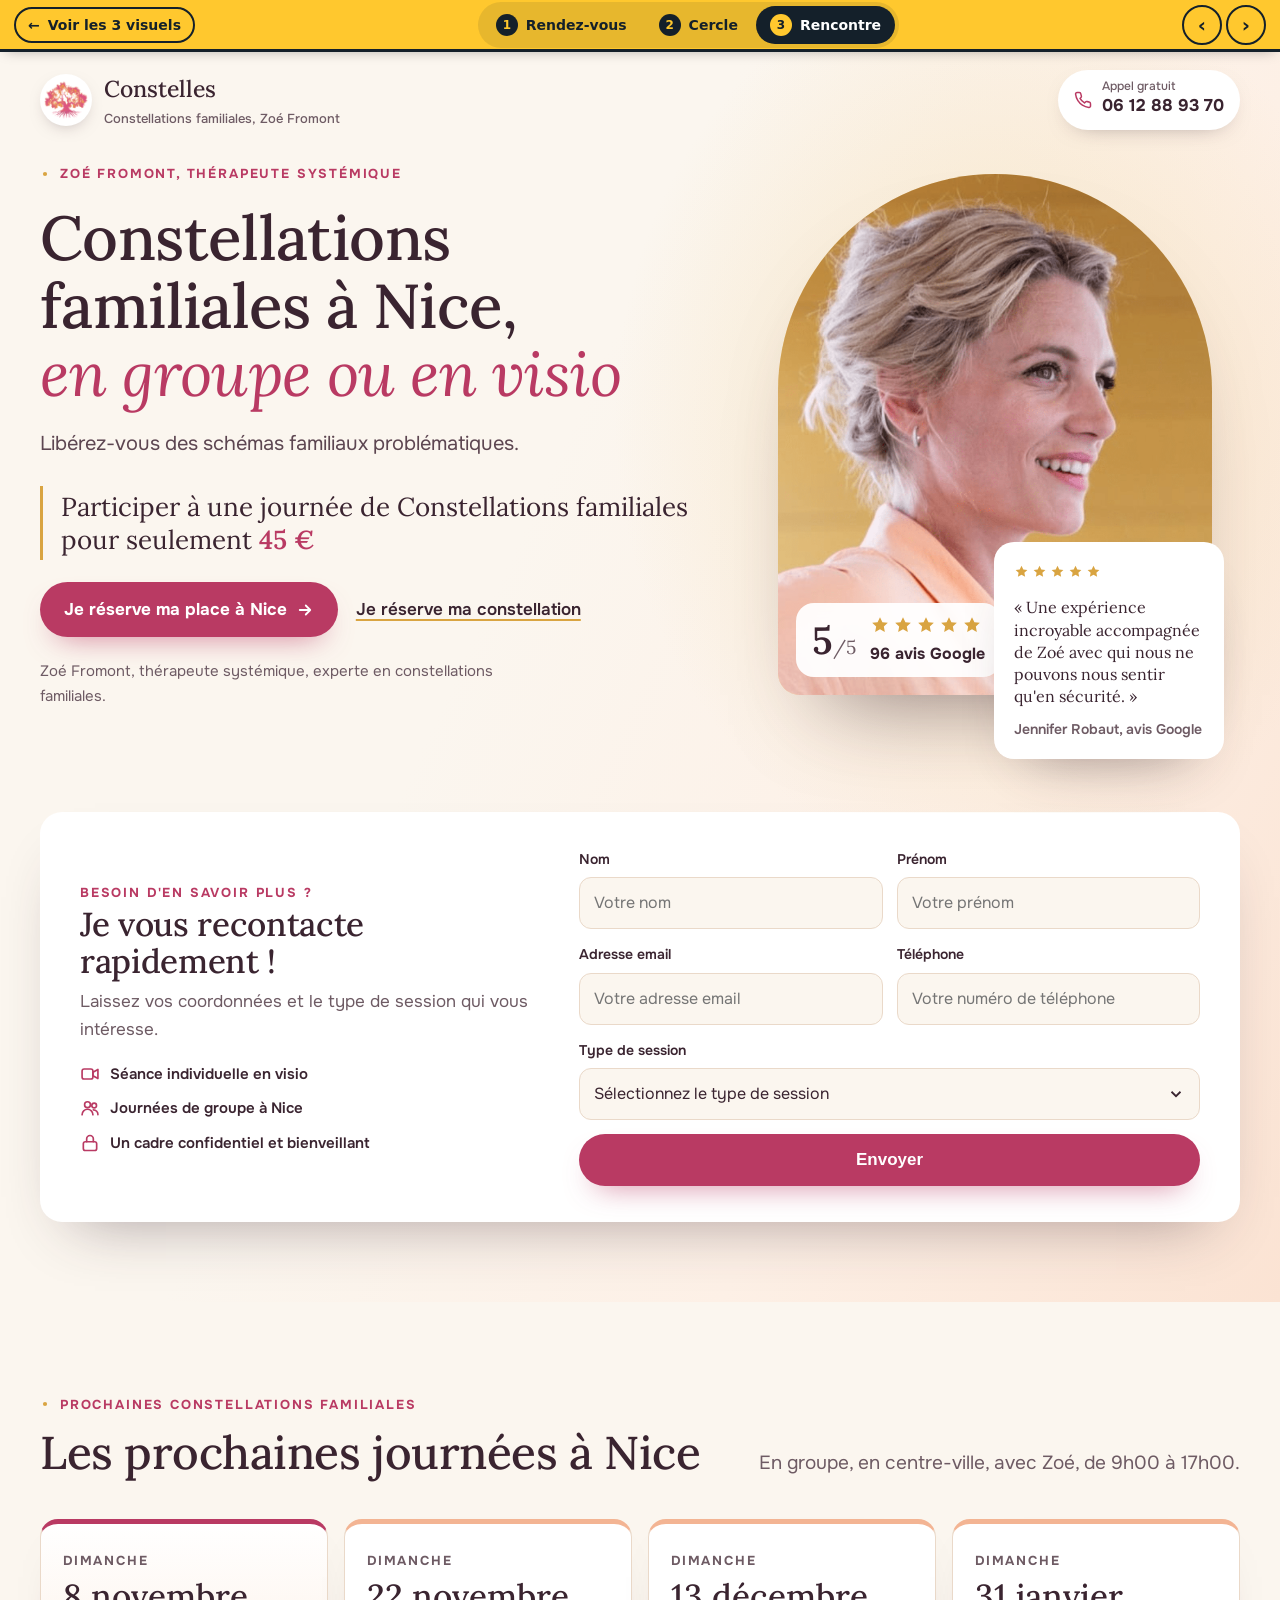
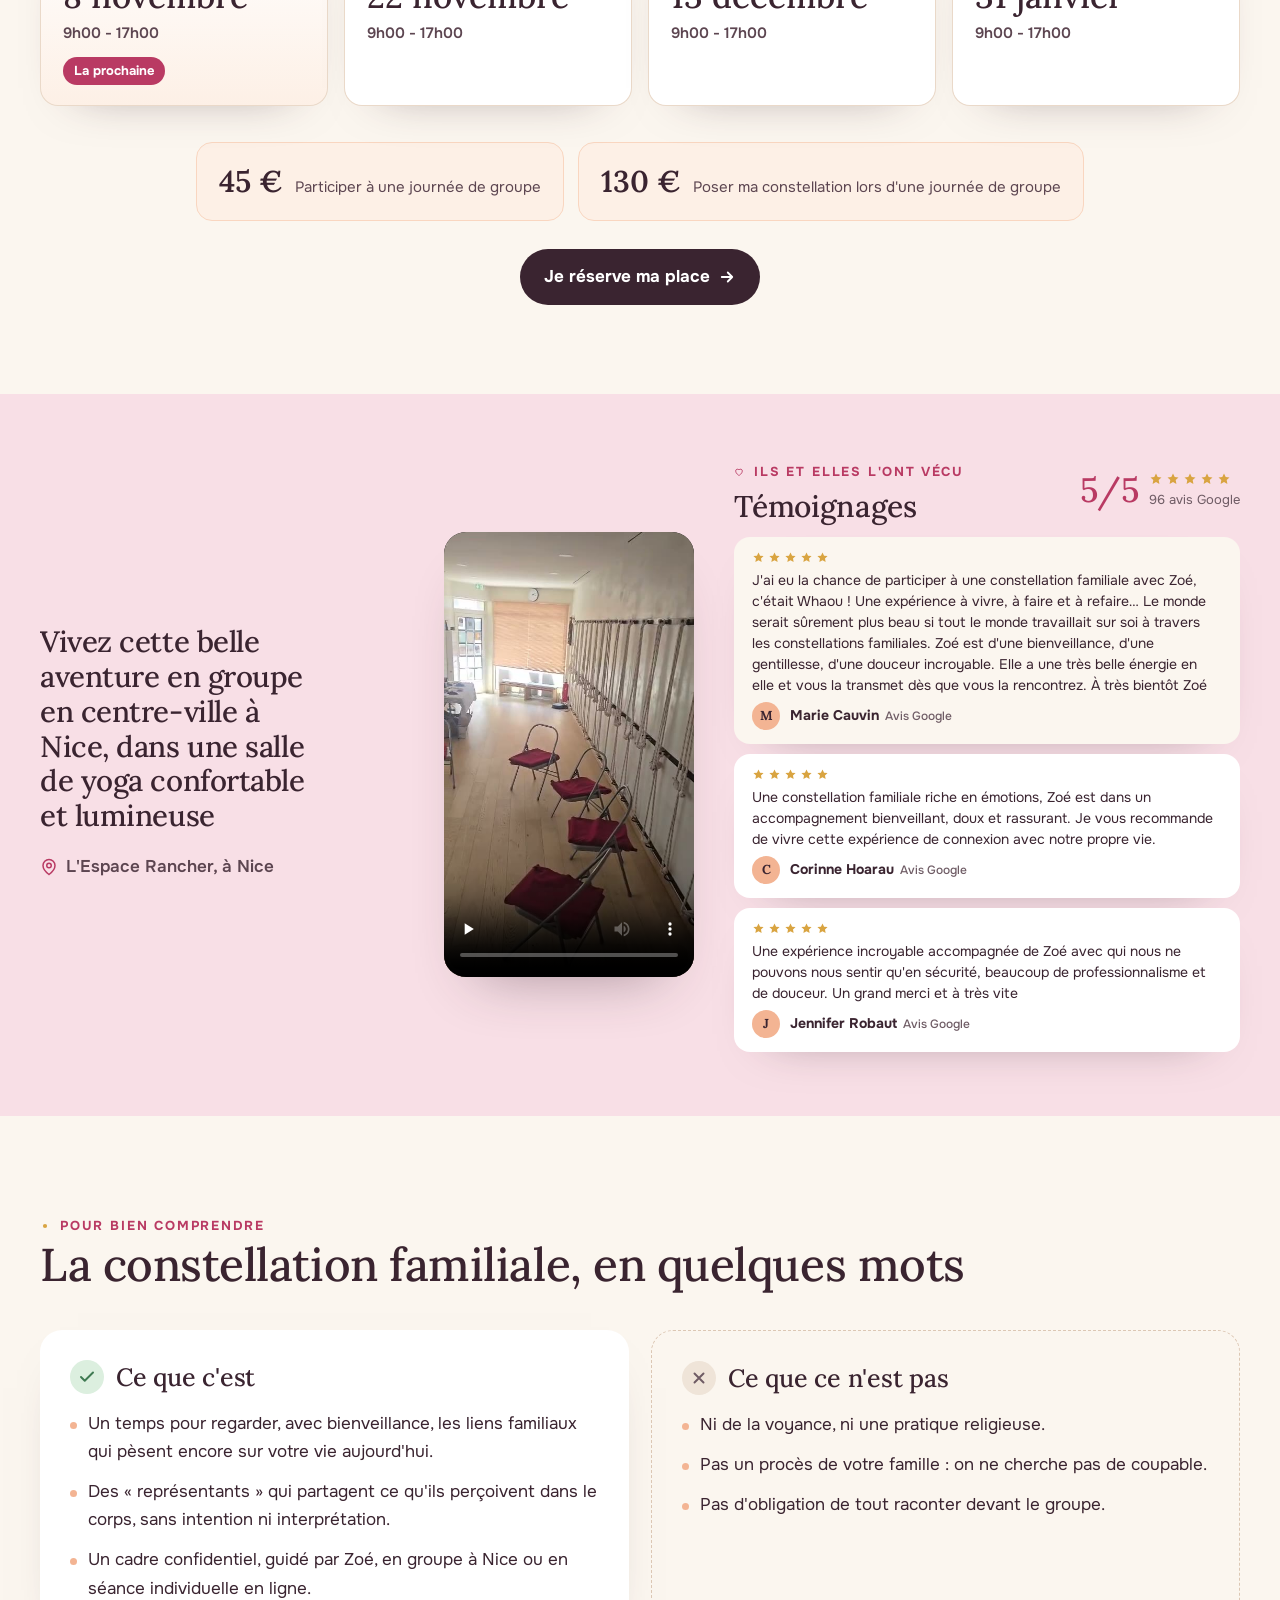
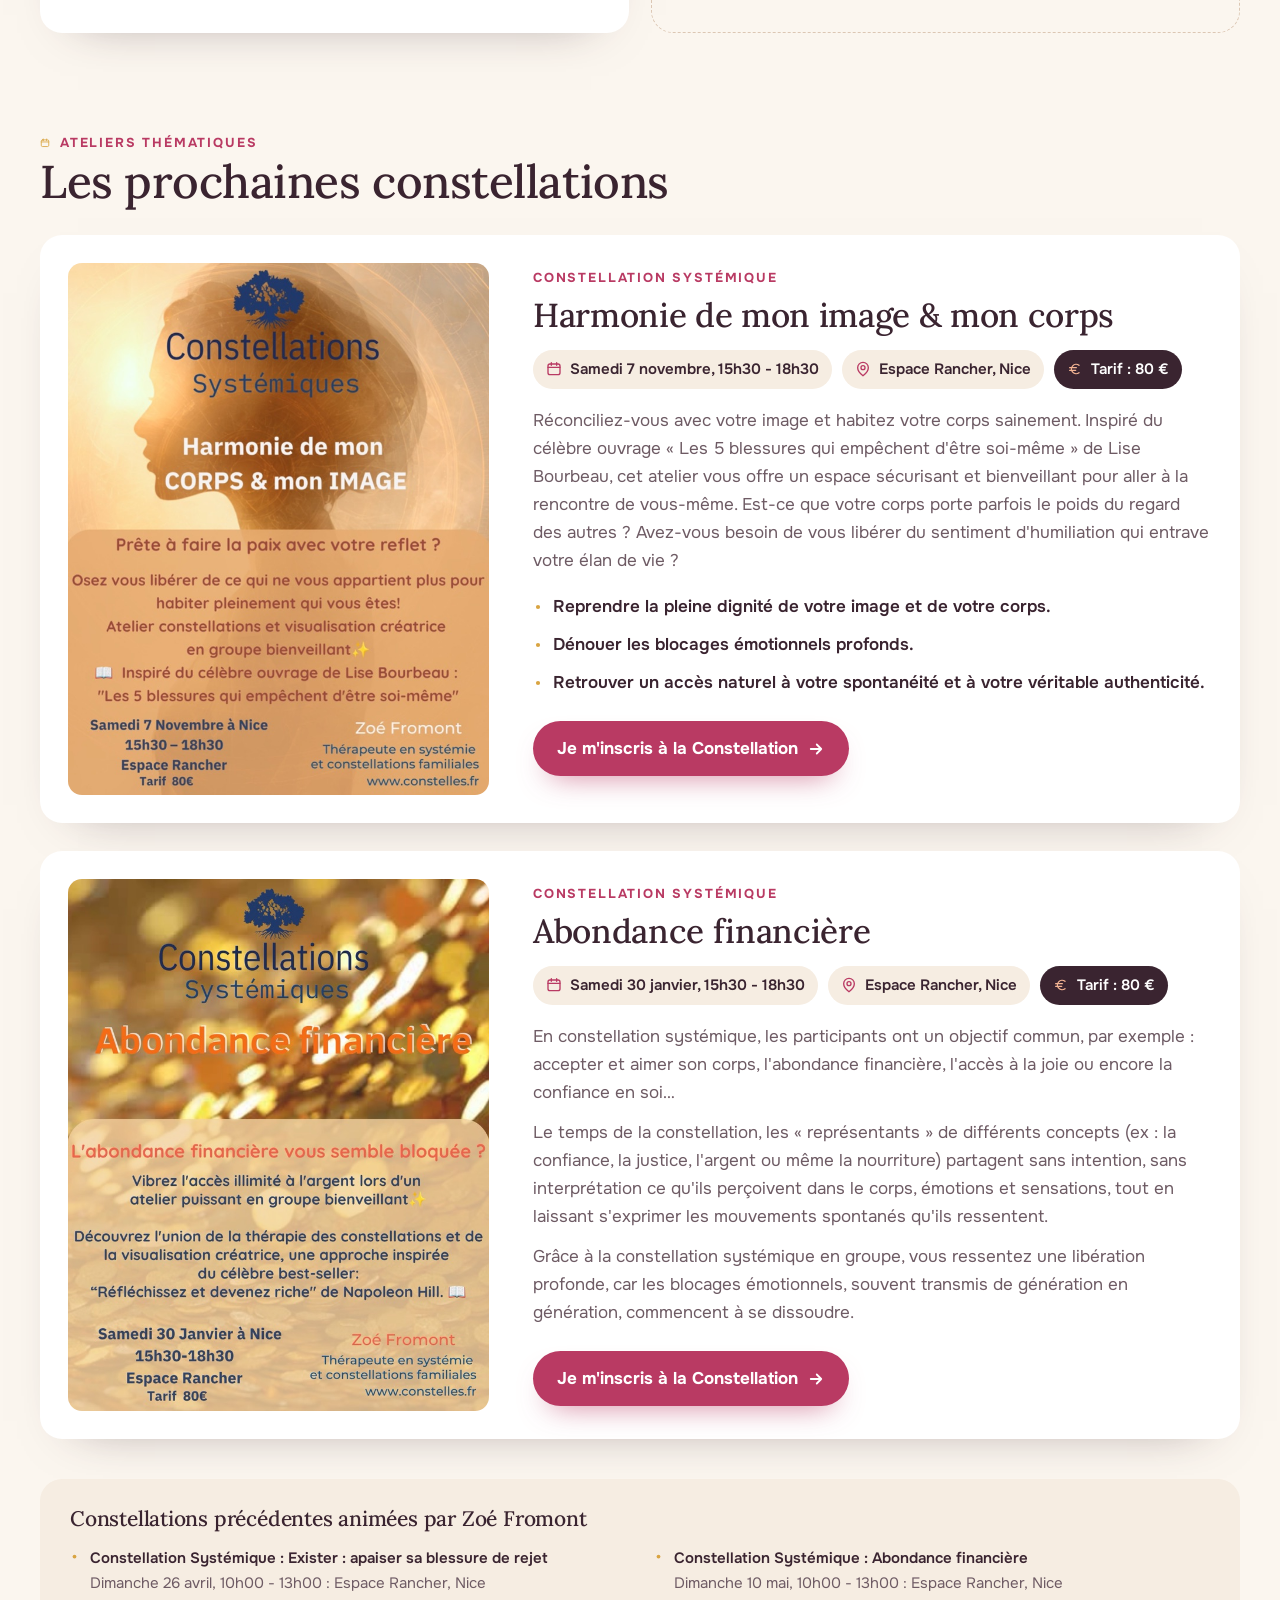
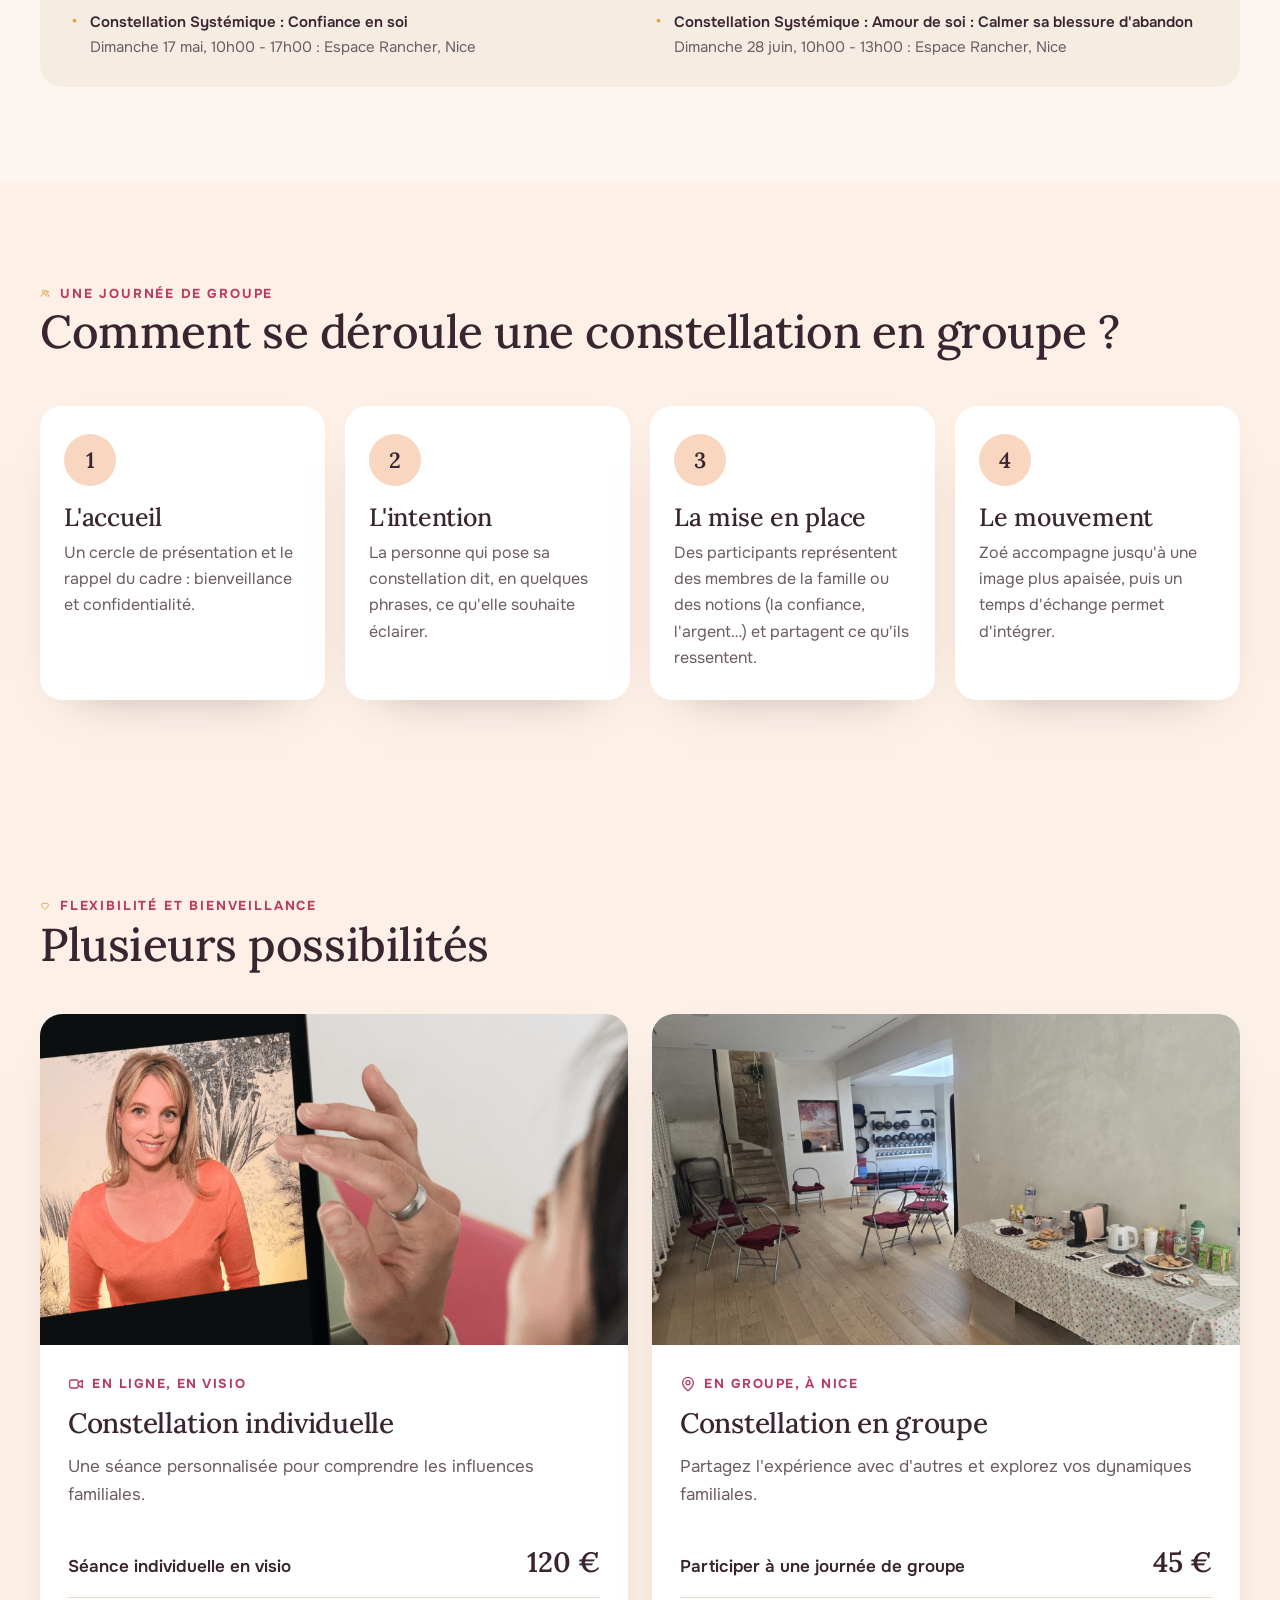
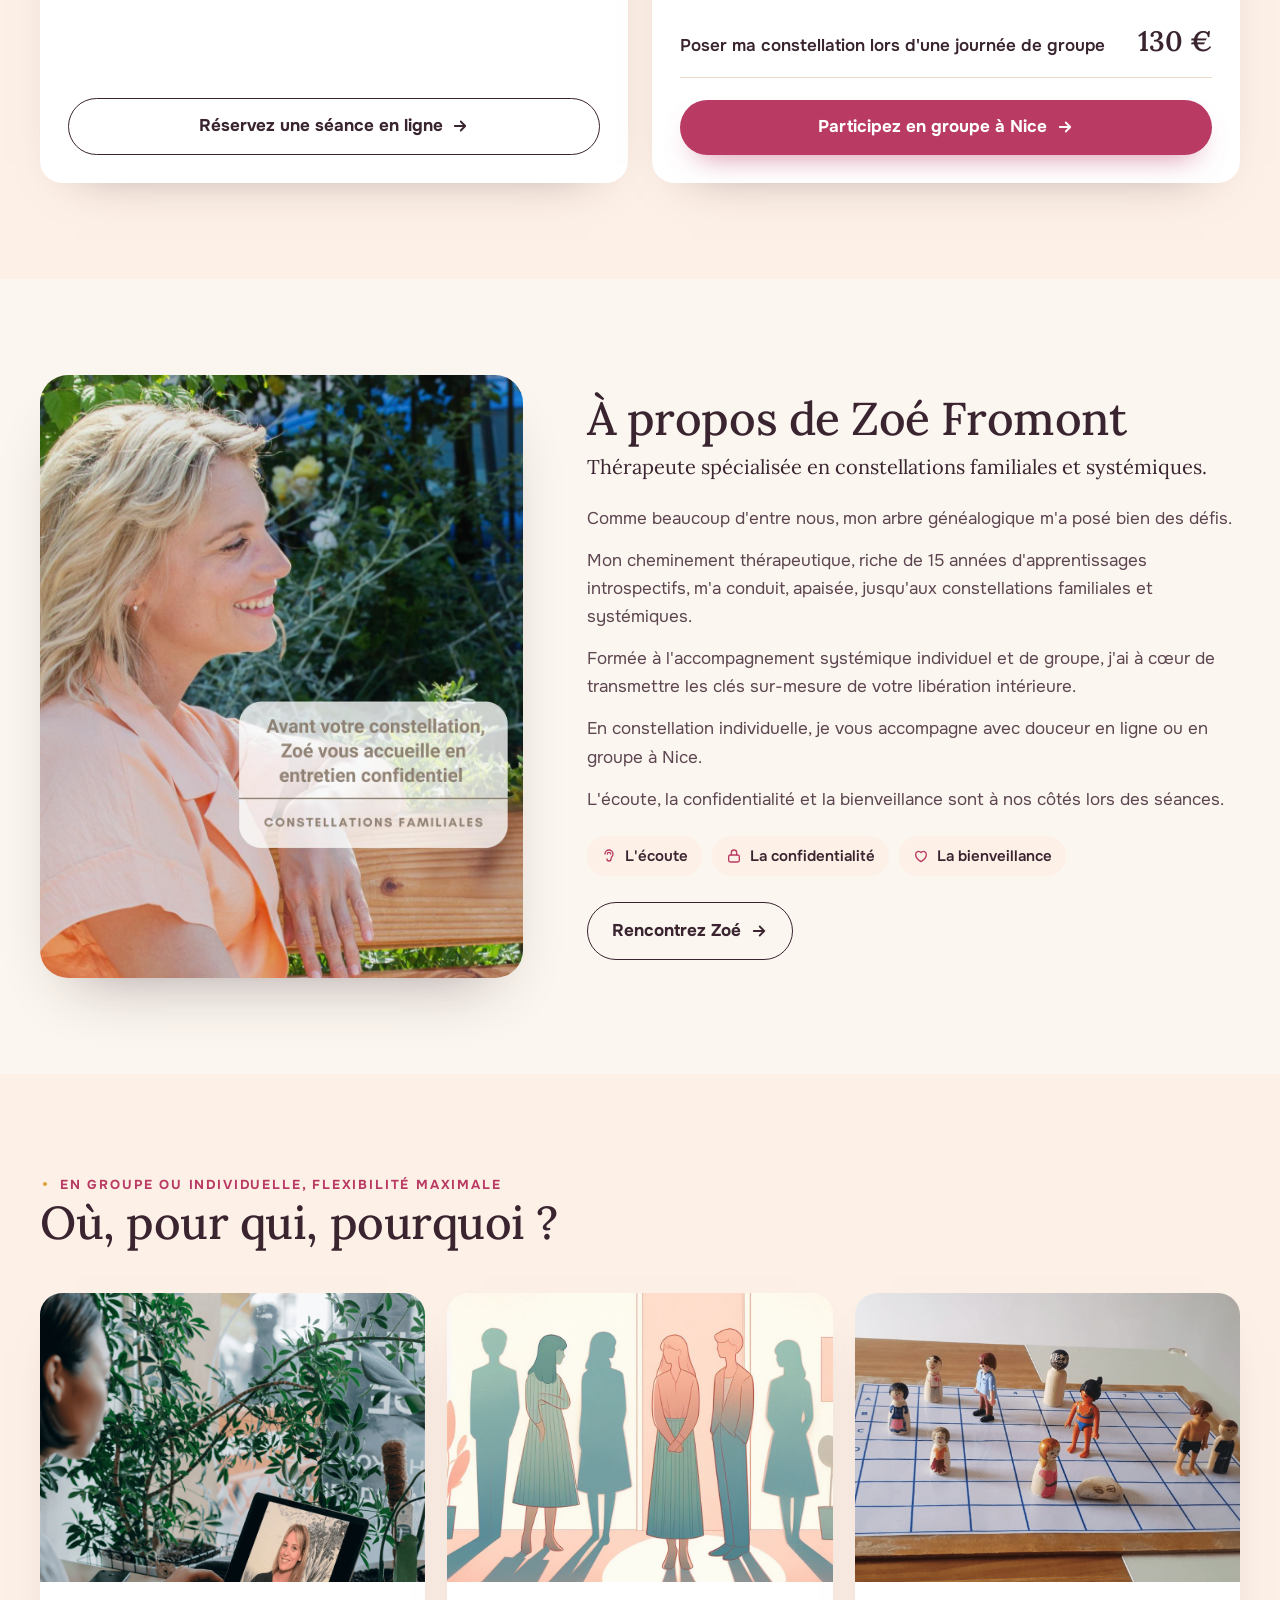
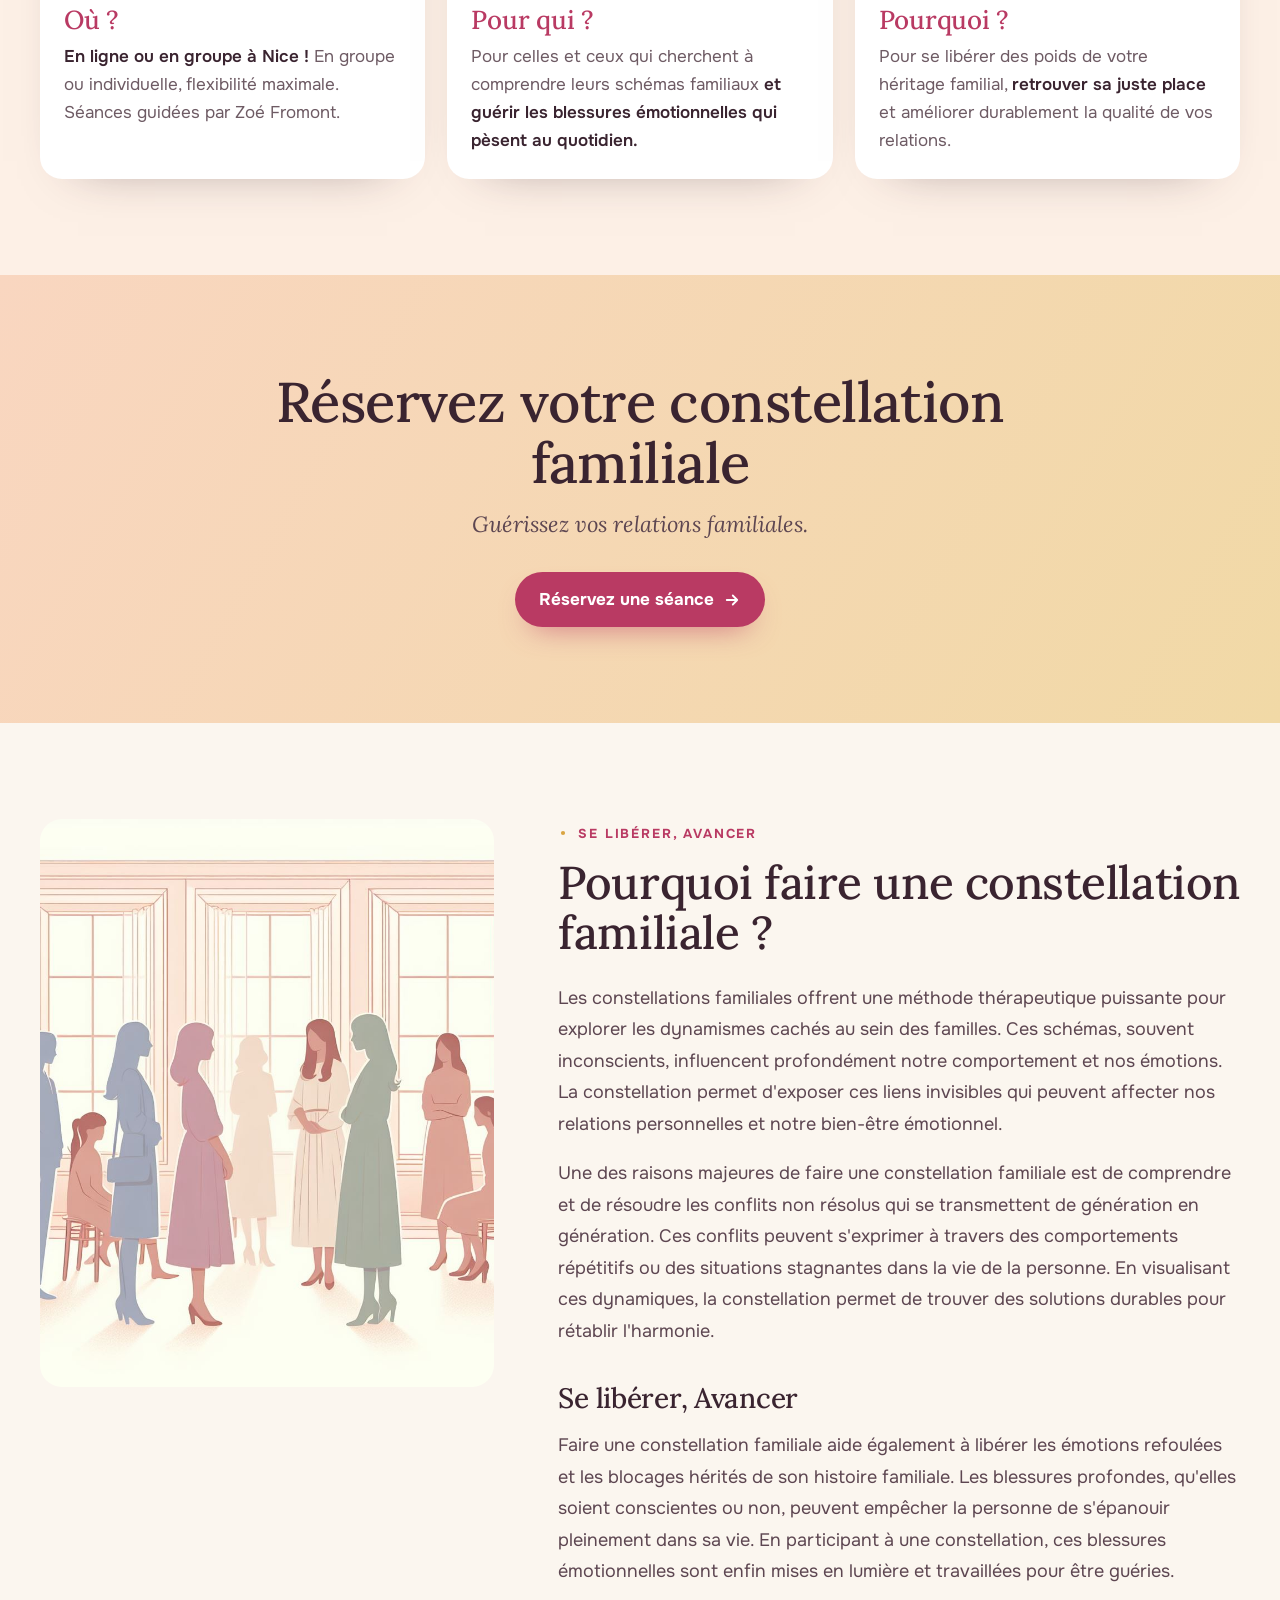
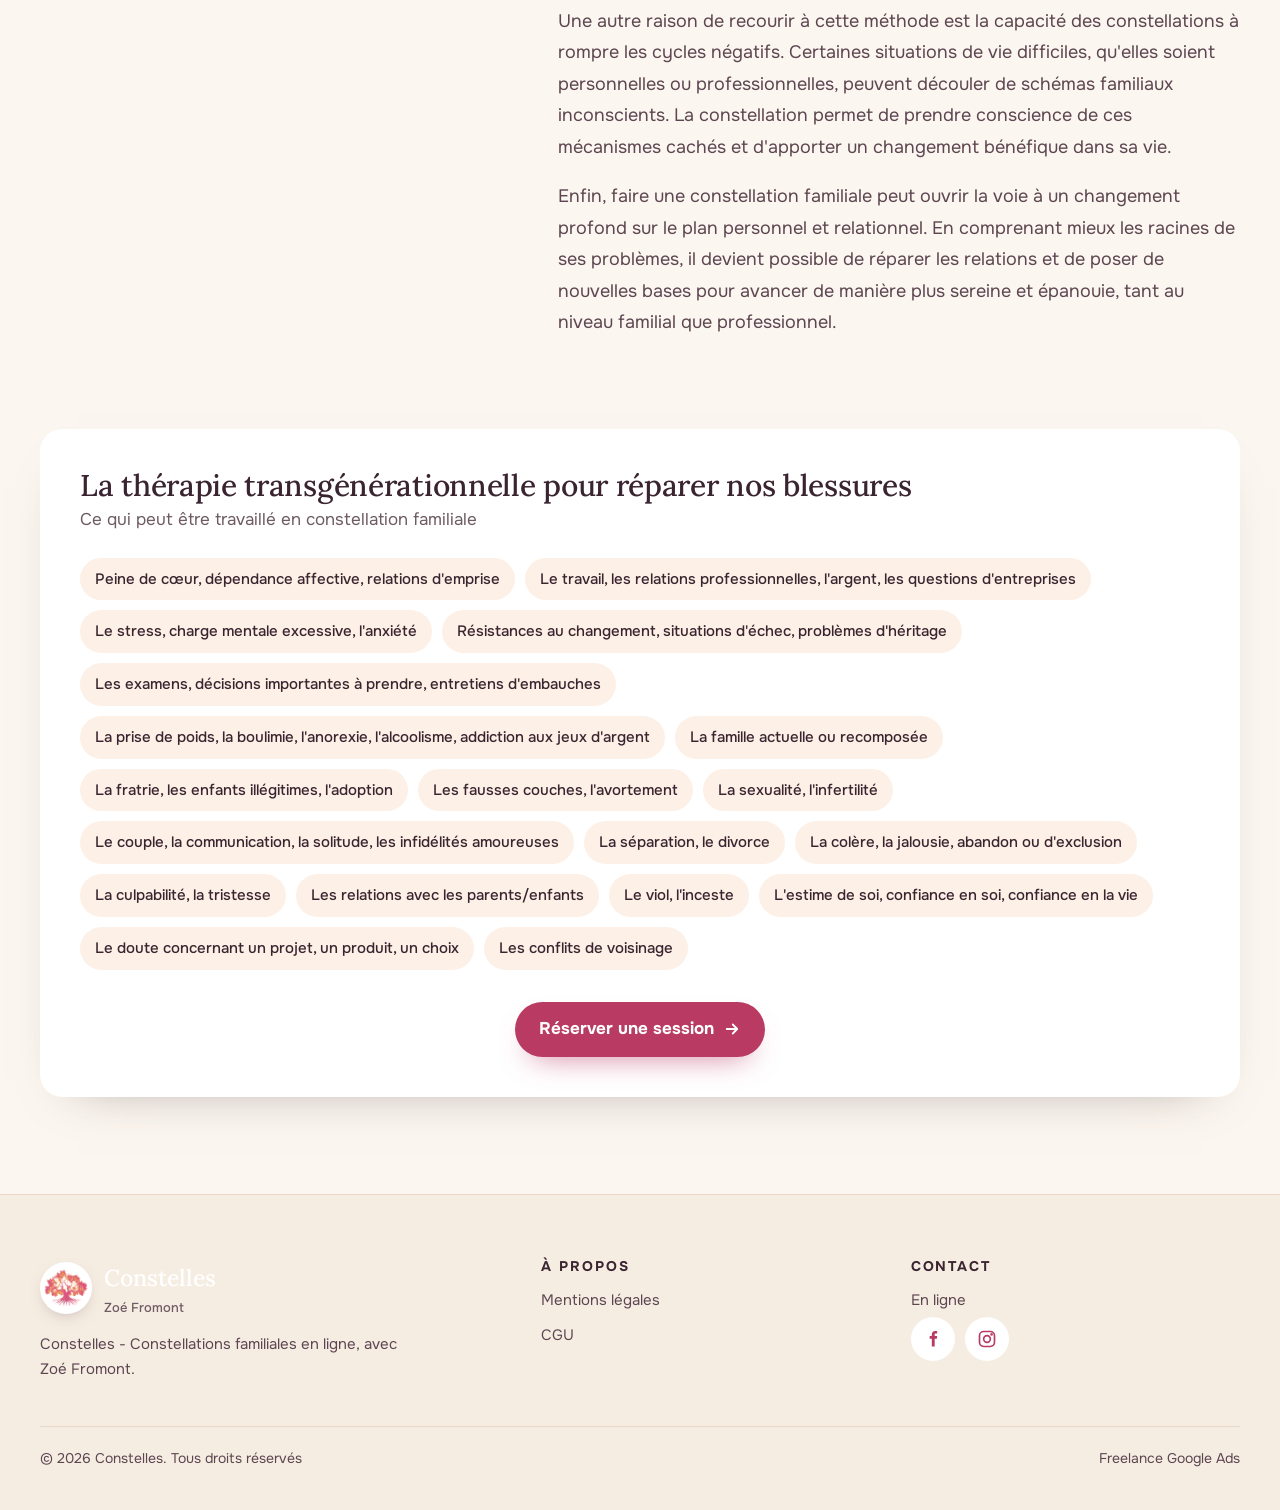
<file: maquette-3-rencontre.html>
<!DOCTYPE html>
<html lang="fr">
<head>
<meta charset="utf-8">
<meta name="viewport" content="width=device-width, initial-scale=1">
<title>Constellation familiale à Nice et en visio | Zoé Fromont</title>
<meta name="description" content="Journées de constellations familiales à Nice dès 45 €, ou séance individuelle en visio. Zoé Fromont, thérapeute systémique, 96 avis Google. Prochaine date : 8 novembre.">
<meta name="robots" content="noindex, nofollow">
<meta name="copyright" content="Maquette (c) Sylvain Caron 2026.">
<link rel="canonical" href="https://constelles-familiales.fr/">
<meta property="og:type" content="website">
<meta property="og:locale" content="fr_FR">
<meta property="og:title" content="Constellations familiales à Nice, en groupe ou en visio">
<meta property="og:description" content="Journées de groupe à Nice dès 45 €, séance individuelle en visio. Zoé Fromont, 96 avis Google.">
<meta property="og:image" content="https://constelles-familiales.fr/assets/images/client/salle-espace-rancher-nice.jpg">
<meta property="og:url" content="https://constelles-familiales.fr/">
<link rel="preconnect" href="https://fonts.googleapis.com">
<link rel="preconnect" href="https://fonts.gstatic.com" crossorigin>
<link href="https://fonts.googleapis.com/css2?family=Lora:ital,wght@0,400..700;1,400..700&family=Onest:wght@400;500;600;700&display=swap" rel="stylesheet">
<link rel="stylesheet" href="assets/barre.css">
<script type="application/ld+json">
{
  "@context": "https://schema.org",
  "@graph": [
    {
      "@type": "ProfessionalService",
      "@id": "https://constelles-familiales.fr/#service",
      "name": "Constelles, constellations familiales avec Zoé Fromont",
      "url": "https://constelles-familiales.fr/",
      "telephone": "+33612889370",
      "image": "https://constelles-familiales.fr/assets/images/client/zoe.png",
      "logo": "https://constelles-familiales.fr/assets/images/client/consetelleslogo.png",
      "areaServed": "Nice",
      "address": {"@type": "PostalAddress", "addressLocality": "Nice", "addressCountry": "FR"},
      "founder": {"@id": "https://constelles-familiales.fr/#zoe"},
      "aggregateRating": {"@type": "AggregateRating", "ratingValue": "5", "bestRating": "5", "reviewCount": "96"},
      "sameAs": ["https://www.facebook.com/profile.php?id=61559106442957", "https://www.instagram.com/constellationzoefromont/"]
    },
    {
      "@type": "Person",
      "@id": "https://constelles-familiales.fr/#zoe",
      "name": "Zoé Fromont",
      "jobTitle": "Thérapeute systémique, constellations familiales et systémiques",
      "image": "https://constelles-familiales.fr/assets/images/client/zoe.png"
    },
    {"@type": "Event", "name": "Journée de constellations familiales à Nice", "startDate": "2026-11-08T09:00:00+01:00", "endDate": "2026-11-08T17:00:00+01:00", "eventAttendanceMode": "https://schema.org/OfflineEventAttendanceMode", "eventStatus": "https://schema.org/EventScheduled", "location": {"@type": "Place", "name": "Espace Rancher", "address": {"@type": "PostalAddress", "addressLocality": "Nice", "addressCountry": "FR"}}, "organizer": {"@id": "https://constelles-familiales.fr/#zoe"}, "offers": [{"@type": "Offer", "name": "Participer à une journée de groupe", "price": "45", "priceCurrency": "EUR", "url": "https://tally.so/r/wAJOzz"}, {"@type": "Offer", "name": "Poser ma constellation lors d'une journée de groupe", "price": "130", "priceCurrency": "EUR", "url": "https://tally.so/r/wAJOzz"}]},
    {"@type": "Event", "name": "Journée de constellations familiales à Nice", "startDate": "2026-11-22T09:00:00+01:00", "endDate": "2026-11-22T17:00:00+01:00", "eventAttendanceMode": "https://schema.org/OfflineEventAttendanceMode", "eventStatus": "https://schema.org/EventScheduled", "location": {"@type": "Place", "name": "Espace Rancher", "address": {"@type": "PostalAddress", "addressLocality": "Nice", "addressCountry": "FR"}}, "organizer": {"@id": "https://constelles-familiales.fr/#zoe"}, "offers": [{"@type": "Offer", "price": "45", "priceCurrency": "EUR", "url": "https://tally.so/r/wAJOzz"}, {"@type": "Offer", "price": "130", "priceCurrency": "EUR", "url": "https://tally.so/r/wAJOzz"}]},
    {"@type": "Event", "name": "Journée de constellations familiales à Nice", "startDate": "2026-12-13T09:00:00+01:00", "endDate": "2026-12-13T17:00:00+01:00", "eventAttendanceMode": "https://schema.org/OfflineEventAttendanceMode", "eventStatus": "https://schema.org/EventScheduled", "location": {"@type": "Place", "name": "Espace Rancher", "address": {"@type": "PostalAddress", "addressLocality": "Nice", "addressCountry": "FR"}}, "organizer": {"@id": "https://constelles-familiales.fr/#zoe"}, "offers": [{"@type": "Offer", "price": "45", "priceCurrency": "EUR", "url": "https://tally.so/r/wAJOzz"}, {"@type": "Offer", "price": "130", "priceCurrency": "EUR", "url": "https://tally.so/r/wAJOzz"}]},
    {"@type": "Event", "name": "Journée de constellations familiales à Nice", "startDate": "2027-01-31T09:00:00+01:00", "endDate": "2027-01-31T17:00:00+01:00", "eventAttendanceMode": "https://schema.org/OfflineEventAttendanceMode", "eventStatus": "https://schema.org/EventScheduled", "location": {"@type": "Place", "name": "Espace Rancher", "address": {"@type": "PostalAddress", "addressLocality": "Nice", "addressCountry": "FR"}}, "organizer": {"@id": "https://constelles-familiales.fr/#zoe"}, "offers": [{"@type": "Offer", "price": "45", "priceCurrency": "EUR", "url": "https://tally.so/r/wAJOzz"}, {"@type": "Offer", "price": "130", "priceCurrency": "EUR", "url": "https://tally.so/r/wAJOzz"}]},
    {"@type": "Event", "name": "Constellation systémique : Harmonie de mon image et mon corps", "startDate": "2026-11-07T15:30:00+01:00", "endDate": "2026-11-07T18:30:00+01:00", "eventAttendanceMode": "https://schema.org/OfflineEventAttendanceMode", "eventStatus": "https://schema.org/EventScheduled", "image": "https://constelles-familiales.fr/assets/images/client/harmonie-image-corps-2026-11-07.jpg", "location": {"@type": "Place", "name": "Espace Rancher", "address": {"@type": "PostalAddress", "addressLocality": "Nice", "addressCountry": "FR"}}, "organizer": {"@id": "https://constelles-familiales.fr/#zoe"}, "offers": {"@type": "Offer", "price": "80", "priceCurrency": "EUR", "url": "https://tally.so/r/mOde2Y"}},
    {"@type": "Event", "name": "Constellation systémique : Abondance financière", "startDate": "2027-01-30T15:30:00+01:00", "endDate": "2027-01-30T18:30:00+01:00", "eventAttendanceMode": "https://schema.org/OfflineEventAttendanceMode", "eventStatus": "https://schema.org/EventScheduled", "image": "https://constelles-familiales.fr/assets/images/client/abondance-financiere-2027-01-30.jpg", "location": {"@type": "Place", "name": "Espace Rancher", "address": {"@type": "PostalAddress", "addressLocality": "Nice", "addressCountry": "FR"}}, "organizer": {"@id": "https://constelles-familiales.fr/#zoe"}, "offers": {"@type": "Offer", "price": "80", "priceCurrency": "EUR", "url": "https://tally.so/r/mOde2Y"}}
  ]
}
</script>
<style>
:root{
  --creme:#fbf6ef;--creme-2:#f6ede2;--peche-clair:#fdf0e6;--peche:#f3b493;--peche-2:#f9d6c0;--or:#d9a441;--or-clair:#f1d9a6;
  --encre:#3a2430;--encre-2:#5d4651;--gris:#6e5b64;--trait:#ead9c9;--brun:#3a2430;--brun-2:#4a3140;
  --rose-fonce:#b93a63;--rose-hover:#a12f55;--rose-pale:#f8dfe6;
  --display:'Lora',Georgia,serif;--body:'Onest',system-ui,-apple-system,sans-serif;
  --r:22px;--ombre:0 30px 60px -34px rgba(58,36,48,.45);--ombre-douce:0 20px 50px -38px rgba(58,36,48,.55)
}
*{box-sizing:border-box;margin:0;padding:0}
html{scroll-behavior:smooth;overflow-x:clip}
body{font-family:var(--body);background:var(--creme);color:var(--encre);font-size:17px;line-height:1.65;-webkit-font-smoothing:antialiased;overflow-x:clip}
img,video{display:block;max-width:100%;height:auto}
a{color:inherit}
h1,h2,h3{font-family:var(--display);font-weight:500;font-variation-settings:"SOFT" 100,"opsz" 96;line-height:1.1;letter-spacing:-.01em;color:var(--encre)}
h2{font-size:clamp(30px,3.6vw,46px)}
h3{font-size:clamp(21px,2vw,25px);font-variation-settings:"SOFT" 100,"opsz" 36}
.wrap{width:min(1200px,100% - 32px);margin-inline:auto}
.etroit{width:min(760px,100% - 32px);margin-inline:auto}
:focus-visible{outline:3px solid var(--rose-fonce);outline-offset:3px;border-radius:6px}
.kicker{display:inline-flex;align-items:center;gap:10px;font-weight:700;font-size:13px;letter-spacing:.14em;text-transform:uppercase;color:var(--rose-fonce)}
.kicker svg{width:10px;height:10px;color:var(--or)}
.chapo{font-size:19px;color:var(--gris);max-width:58ch}

/* Boutons */
.btn{display:inline-flex;align-items:center;justify-content:center;gap:.55rem;min-height:52px;padding:.85rem 1.5rem;border-radius:999px;font-weight:700;font-size:17px;text-decoration:none;cursor:pointer;border:0;transition:transform .2s,box-shadow .2s,background .2s;text-align:center}
.btn svg{width:18px;height:18px;flex:none}
.btn:hover{transform:translateY(-2px)}
.btn-rose{background:var(--rose-fonce);color:#fff;box-shadow:0 14px 30px -16px rgba(185,58,99,.75)}
.btn-rose:hover{background:var(--rose-hover)}
.btn-or{background:var(--encre);color:#fff}
.btn-or:hover{background:#2a1922;box-shadow:0 16px 34px -16px rgba(58,36,48,.7)}
.btn-fin{background:transparent;color:var(--encre);border:1.5px solid var(--encre)}
.btn-fin:hover{background:var(--encre);color:#fff}
.etoiles{display:inline-flex;gap:3px;color:var(--or)}
.etoiles svg{width:20px;height:20px}

/* ---------- HERO ---------- */
#block-section-form{background:linear-gradient(115deg,var(--creme) 0%,var(--creme) 40%,var(--peche-clair) 70%,#fbe3d3 100%)}
.hero{position:relative;overflow:hidden}
.hero::before{content:"";position:absolute;right:-8%;top:-12%;width:60%;height:120%;background:radial-gradient(closest-side,rgba(241,217,166,.55),transparent);pointer-events:none}
.entete{position:relative;display:flex;align-items:center;justify-content:space-between;gap:16px;padding:18px 0}
.marque{display:flex;align-items:center;gap:12px;text-decoration:none}
.marque img{width:52px;height:52px;border-radius:50%;background:#fff;padding:4px;box-shadow:0 6px 18px -10px rgba(58,36,48,.5)}
.marque b{font-family:var(--display);font-weight:500;font-size:23px}
.marque span{display:block;font-size:13px;color:var(--gris);font-weight:500}
.tel{white-space:nowrap;display:inline-flex;align-items:center;gap:10px;text-decoration:none;font-weight:700;padding:10px 16px;border-radius:999px;background:#fff;box-shadow:0 8px 24px -16px rgba(58,36,48,.6);transition:background .2s}
.tel:hover{background:var(--peche-2)}
.tel svg{width:18px;height:18px;color:var(--rose-fonce)}
.tel small{display:block;font-size:12px;font-weight:500;color:var(--gris);line-height:1}
.hero-grille{position:relative;display:grid;grid-template-columns:1.15fr .85fr;gap:48px;align-items:center;padding:12px 0 104px}
.hero h1{font-size:clamp(40px,5vw,62px);margin:16px 0 18px;max-width:none;text-wrap:balance}
.hero h1 em{font-style:italic;font-weight:400;color:var(--rose-fonce)}
.accroche{font-size:20px;color:var(--encre-2);max-width:42ch}
.offre{border-left:3px solid var(--or);padding:4px 0 4px 18px;margin:26px 0 22px}
.offre p{font-family:var(--display);font-size:clamp(21px,2.1vw,26px);line-height:1.28;font-variation-settings:"SOFT" 100,"opsz" 36}
.offre p strong{color:var(--rose-fonce);font-weight:600;white-space:nowrap}
.actions{display:flex;flex-wrap:wrap;gap:14px 18px;align-items:center}
.lien-doux{font-weight:600;color:var(--encre);text-underline-offset:4px;text-decoration-color:var(--or);text-decoration-thickness:2px}
.lien-doux:hover{color:var(--rose-fonce)}
.qui{margin-top:22px;font-size:15px;color:var(--gris);max-width:46ch}

.portrait{position:relative;justify-self:center;width:100%;max-width:434px}
.portrait .cadre{position:relative;border-radius:320px 320px 32px 32px;overflow:hidden;aspect-ratio:5/6;background:var(--or-clair);box-shadow:0 50px 90px -50px rgba(58,36,48,.6)}
.portrait .cadre > img{width:100%;height:100%;object-fit:cover;object-position:30% 22%;transform:scale(1.08);transform-origin:30% 30%}
.preuve{position:absolute;left:18px;top:auto;bottom:18px;z-index:2}
.note{display:flex;align-items:center;gap:14px;padding:12px 16px;border-radius:18px;background:rgba(255,255,255,.94);box-shadow:var(--ombre);backdrop-filter:blur(6px)}
.note .chiffre{font-family:var(--display);font-size:38px;line-height:1;color:var(--encre);font-weight:600}
.note .chiffre small{font-size:19px;color:var(--gris);font-weight:400}
.note p{font-size:15px;color:var(--gris);line-height:1.3}
.note p b{display:block;color:var(--encre);font-size:16px}
.citation{position:absolute;right:-12px;bottom:-64px;width:min(230px,54%);background:#fff;color:var(--encre);border-radius:20px;padding:18px 20px 16px;box-shadow:var(--ombre);z-index:2}
.citation .etoiles svg{width:15px;height:15px}
.citation blockquote{font-family:var(--display);font-size:16px;line-height:1.38;margin:8px 0;font-variation-settings:"SOFT" 100,"opsz" 24}
.citation cite{font-style:normal;font-size:14px;color:var(--gris);font-weight:600}

@media(min-width:1300px){.citation{right:-40px;width:250px}}

/* Formulaire */
.zone-form{padding:0 0 80px}
.hero + .zone-form{margin-top:-1px}
.carte-form{display:grid;grid-template-columns:.85fr 1.15fr;gap:40px;align-items:center;background:#fff;border-radius:var(--r);padding:36px 40px;box-shadow:var(--ombre)}
.carte-form h2{font-size:clamp(26px,2.6vw,34px)}
.carte-form .intro p{color:var(--gris);margin-top:8px}
.carte-form .intro ul{list-style:none;margin-top:18px;display:grid;gap:10px}
.carte-form .intro li{display:flex;gap:10px;align-items:flex-start;font-weight:600;font-size:15px}
.carte-form .intro li svg{width:20px;height:20px;color:var(--rose-fonce);flex:none;margin-top:2px}
.form-style-1{display:grid;grid-template-columns:1fr 1fr;gap:14px}
.champ{display:grid;gap:6px}
.champ.large{grid-column:1/-1}
.champ label{font-size:14px;font-weight:600}
.champ input,.champ select{font:inherit;font-size:16px;width:100%;min-height:50px;padding:12px 14px;border-radius:12px;border:1.5px solid var(--trait);background:var(--creme);color:var(--encre);transition:border-color .2s,box-shadow .2s,background .2s}
.champ select{appearance:none;background-image:url("data:image/svg+xml,%3Csvg xmlns='http://www.w3.org/2000/svg' viewBox='0 0 24 24' fill='none' stroke='%233a2430' stroke-width='2.4'%3E%3Cpath d='m6 9 6 6 6-6'/%3E%3C/svg%3E");background-repeat:no-repeat;background-position:right 14px center;background-size:18px;padding-right:42px;cursor:pointer}
.champ input:focus,.champ select:focus{outline:none;background:#fff;border-color:var(--rose-fonce);box-shadow:0 0 0 4px rgba(185,58,99,.15)}
.pot{position:absolute;left:-9999px;width:1px;height:1px;overflow:hidden}
.form-style-1 .btn{grid-column:1/-1;width:100%}

/* ---------- DATES ---------- */
.dates{background:var(--creme);padding:88px 0}
.tete{display:flex;justify-content:space-between;align-items:flex-end;gap:24px;flex-wrap:wrap;margin-bottom:40px}
.tete h2{margin-top:10px}
.frise{display:grid;grid-template-columns:repeat(4,1fr);gap:16px;list-style:none}
.frise li{position:relative;background:#fff;border-radius:18px;padding:22px 22px 20px;border:1px solid var(--trait);box-shadow:var(--ombre-douce);border-top:5px solid var(--peche)}
.frise li:first-child{border-top-color:var(--rose-fonce);background:linear-gradient(180deg,#fff,var(--peche-clair))}
.frise .jour{font-size:13px;font-weight:700;letter-spacing:.14em;text-transform:uppercase;color:var(--gris)}
.frise .date{font-family:var(--display);font-weight:500;font-size:clamp(26px,2.6vw,34px);line-height:1.1;display:block;margin-top:4px;font-variation-settings:"SOFT" 100,"opsz" 48}
.frise .heure{display:block;margin-top:6px;font-size:15px;font-weight:600;color:var(--encre-2)}
.frise .badge{display:inline-block;margin-top:12px;font-size:13px;font-weight:700;color:#fff;background:var(--rose-fonce);padding:3px 11px;border-radius:999px}
.tarifs{display:flex;justify-content:center;gap:14px;flex-wrap:wrap;margin:36px 0 0}
.tarif{display:flex;align-items:baseline;gap:12px;padding:14px 22px;border-radius:16px;background:var(--peche-clair);border:1px solid var(--peche-2)}
.tarif b{font-family:var(--display);font-weight:600;font-size:30px;color:var(--encre);white-space:nowrap}
.tarif span{font-size:15px;color:var(--encre-2)}
.cta-centre{display:flex;justify-content:center;margin-top:28px}
.salle{display:grid;grid-template-columns:1fr 300px;gap:64px;align-items:center;margin:0 0 88px}
.salle .phrase{font-family:var(--display);font-weight:500;font-size:clamp(28px,3.6vw,48px);line-height:1.18;letter-spacing:-.015em;max-width:21ch;text-wrap:balance;color:var(--encre);font-variation-settings:"SOFT" 100,"opsz" 96}
.salle .lieu{display:inline-flex;align-items:center;gap:8px;margin-top:20px;font-weight:600;color:var(--encre-2)}
.salle .lieu svg{width:18px;height:18px;color:var(--rose-fonce)}
.salle .video{width:100%;border-radius:var(--r);overflow:hidden;box-shadow:var(--ombre);background:#000}
.salle .video video{width:100%;aspect-ratio:478/850;object-fit:cover}
.legende{font-size:14px;color:var(--gris);margin-top:10px}

/* ---------- TÉMOIGNAGES (seule section foncée) ---------- */
.temoins{background:var(--rose-pale);color:var(--encre);padding:88px 0}
.temoins .kicker svg{color:var(--rose-fonce)}
.score{display:flex;align-items:center;gap:14px}
.score b{font-family:var(--display);font-weight:500;font-size:54px;line-height:1;color:var(--rose-fonce)}
.score > span{font-size:15px;color:var(--gris);line-height:1.35}
.score .etoiles svg{width:18px;height:18px}
.avis{display:grid;grid-template-columns:1.25fr 1fr 1fr;gap:20px}
.avis figure{background:#fff;box-shadow:var(--ombre-douce);border-radius:var(--r);padding:28px;display:flex;flex-direction:column;gap:16px}
.avis figure:first-child{background:var(--creme)}
.avis blockquote{font-size:17px;line-height:1.6}
.avis figure:first-child blockquote{font-family:var(--display);font-size:22px;line-height:1.42;font-variation-settings:"SOFT" 100,"opsz" 24}
.avis figcaption{margin-top:auto;display:flex;align-items:center;gap:12px;font-weight:700}
.avis figcaption i{width:40px;height:40px;border-radius:50%;display:grid;place-items:center;font-style:normal;font-family:var(--display);background:var(--peche);color:var(--encre)}
.avis figcaption small{display:block;font-weight:500;font-size:13px;color:var(--gris)}
.avis figure:first-child figcaption small{color:var(--gris)}

/* Bandeau salle + témoignages : phrase, vidéo au milieu, avis à droite */
.temoins{padding:64px 0}
.salle{grid-template-columns:minmax(0,.9fr) 250px minmax(0,1.25fr);gap:40px;align-items:center;margin:0}
.salle .phrase{font-size:clamp(24px,2.3vw,32px);max-width:16ch}
.temoins-col .tete{margin-bottom:14px;align-items:center;gap:12px}
.temoins-col h2{font-size:30px;margin-top:4px}
.temoins-col .score{gap:10px}.temoins-col .score b{font-size:34px}.temoins-col .score > span{font-size:13px}.temoins-col .score .etoiles svg{width:14px;height:14px}
.temoins-col .avis{display:flex;flex-direction:column;gap:10px}
.temoins-col .avis figure{padding:14px 18px;gap:6px;border-radius:16px}
.temoins-col .avis .etoiles svg{width:13px;height:13px}
.temoins-col .avis blockquote,.temoins-col .avis figure:first-child blockquote{font-family:var(--body);font-size:14px;line-height:1.5}
.temoins-col .avis figcaption{font-size:14px;gap:10px}
.temoins-col .avis figcaption i{width:28px;height:28px;font-size:13px}
.temoins-col .avis figcaption small{font-size:12px;display:inline;margin-left:6px}
@media(max-width:1080px){
  .salle{grid-template-columns:230px minmax(0,1fr);gap:28px 32px}
  .salle .salle-texte{grid-column:1/-1;text-align:center}.salle .phrase{max-width:30ch;margin-inline:auto}
  .temoins-col .avis figure:first-child{grid-column:auto}
}
@media(max-width:640px){
  .salle{grid-template-columns:1fr;justify-items:center}
  .salle .video{max-width:240px}
  .temoins-col{width:100%;text-align:left}
}

/* ---------- SECTIONS CLAIRES ---------- */
.creme{background:var(--creme);padding:96px 0}
.clair{background:var(--peche-clair);padding:96px 0}
.duo{display:grid;grid-template-columns:1fr 1fr;gap:22px;margin-top:40px}
.colonne{border-radius:var(--r);padding:30px;background:#fff;box-shadow:var(--ombre-douce)}
.colonne.non{background:transparent;border:1.5px dashed #dcc7b4;box-shadow:none}
.colonne h3{display:flex;align-items:center;gap:12px;margin-bottom:16px}
.colonne h3 i{width:34px;height:34px;border-radius:50%;display:grid;place-items:center;flex:none}
.colonne h3 i svg{width:18px;height:18px}
.colonne.oui h3 i{background:#dcefdf;color:#3f7a52}
.colonne.non h3 i{background:#efe4d8;color:var(--gris)}
.colonne ul{list-style:none;display:grid;gap:12px}
.colonne li{padding-left:18px;position:relative}
.colonne li::before{content:"";position:absolute;left:0;top:.7em;width:7px;height:7px;border-radius:50%;background:var(--peche)}
.ateliers{margin-top:96px}
.atelier{display:grid;grid-template-columns:.62fr 1fr;gap:44px;align-items:start;background:#fff;border-radius:var(--r);padding:28px;margin-top:28px;box-shadow:var(--ombre-douce)}
.atelier figure{border-radius:14px;overflow:hidden}
.atelier figure img{width:100%;aspect-ratio:720/910;object-fit:cover}
.atelier .type{font-size:13px;font-weight:700;letter-spacing:.14em;text-transform:uppercase;color:var(--rose-fonce)}
.atelier h3{font-size:clamp(26px,2.6vw,34px);margin:6px 0 16px}
.infos{display:flex;flex-wrap:wrap;gap:10px;margin-bottom:18px;list-style:none}
.infos li{display:inline-flex;align-items:center;gap:8px;font-size:15px;font-weight:600;background:var(--creme-2);padding:7px 13px;border-radius:999px}
.infos svg{width:16px;height:16px;color:var(--rose-fonce)}
.infos .prix{background:var(--encre);color:#fff}
.infos .prix svg{color:var(--peche)}
.atelier p{color:var(--gris)}
.texte-atelier{display:grid;gap:12px;margin-bottom:24px}
.atelier .plus{list-style:none;display:grid;gap:10px;margin:18px 0 24px}
.atelier .plus li{display:flex;gap:10px;font-weight:600}
.atelier .plus svg{width:10px;height:10px;color:var(--or);flex:none;margin-top:9px}
.passees{margin-top:40px;background:var(--creme-2);border-radius:var(--r);padding:28px 30px}
.passees h3{font-size:21px;margin-bottom:16px}
.passees ul{list-style:none;display:grid;grid-template-columns:1fr 1fr;gap:14px 28px}
.passees li{font-size:15px;color:var(--gris);padding-left:20px;position:relative}
.passees li b{color:var(--encre);font-weight:600;display:block}
.passees li svg{position:absolute;left:0;top:6px;width:9px;height:9px;color:var(--or)}

/* ---------- DÉROULÉ ---------- */
.deroule{background:var(--peche-clair);padding:96px 0}
.etapes-boite{margin-top:48px}
.etapes{display:grid;grid-template-columns:repeat(4,1fr);gap:20px;list-style:none;counter-reset:e}
.etapes li{background:#fff;border-radius:var(--r);padding:28px 24px;box-shadow:var(--ombre-douce)}
.etapes .num{width:52px;height:52px;border-radius:50%;display:grid;place-items:center;font-family:var(--display);font-weight:600;font-size:22px;color:var(--encre);background:var(--peche-2);margin-bottom:18px}
.etapes h3{margin-bottom:8px}
.etapes p{color:var(--gris);font-size:16px}

/* ---------- FORMULES ---------- */
.formules{display:grid;grid-template-columns:1fr 1fr;gap:24px;margin-top:44px}
.formule{display:grid;grid-template-rows:auto 1fr;background:#fff;border-radius:var(--r);overflow:hidden;box-shadow:var(--ombre-douce)}
.formule figure{aspect-ratio:16/9;overflow:hidden}
.formule figure img{width:100%;height:100%;object-fit:cover}
.formule .corps{padding:28px;display:flex;flex-direction:column;gap:14px}
.formule .lieu{display:inline-flex;align-items:center;gap:8px;font-size:13px;font-weight:700;letter-spacing:.12em;text-transform:uppercase;color:var(--rose-fonce)}
.formule .lieu svg{width:16px;height:16px}
.formule h3{font-size:28px}
.formule p{color:var(--gris)}
.prixs{display:grid;gap:8px;margin:4px 0 8px;list-style:none}
.prixs li{display:flex;justify-content:space-between;align-items:baseline;gap:16px;padding:12px 0;border-bottom:1px solid var(--trait)}
.prixs li span{font-weight:600}
.prixs li b{font-family:var(--display);font-weight:600;font-size:28px;white-space:nowrap}
.formule .btn{margin-top:auto}

/* ---------- ZOÉ ---------- */
.zoe-grille{display:grid;grid-template-columns:.85fr 1.15fr;gap:64px;align-items:center}
.zoe-photo{position:relative}
.zoe-photo img{border-radius:28px;width:100%;aspect-ratio:4/5;object-fit:cover;box-shadow:var(--ombre)}
.zoe-photo .etiquette{position:absolute;right:-18px;top:36px;background:#fff;color:var(--encre);padding:14px 18px;border-radius:16px;font-size:14px;line-height:1.35;max-width:220px;box-shadow:var(--ombre)}
.zoe-photo .etiquette b{display:block;font-family:var(--display);font-weight:600;font-size:22px;color:var(--rose-fonce)}
.zoe-texte h2{margin:0 0 6px}
.zoe-texte .titre-pro{font-family:var(--display);font-size:21px;color:var(--rose-fonce);margin-bottom:22px;font-variation-settings:"SOFT" 100,"opsz" 24}
.zoe-texte p{margin-bottom:14px;color:var(--encre-2)}
.zoe-texte p:first-of-type{font-size:20px;color:var(--encre)}
.valeurs{display:flex;flex-wrap:wrap;gap:10px;margin:22px 0 26px;list-style:none}
.valeurs li{display:inline-flex;align-items:center;gap:8px;padding:8px 14px;border-radius:999px;background:var(--peche-clair);font-weight:600;font-size:15px}
.valeurs svg{width:16px;height:16px;color:var(--rose-fonce)}

/* ---------- OÙ / POUR QUI / POURQUOI ---------- */
.about{background:var(--peche-clair);padding:96px 0}
.trio{display:grid;grid-template-columns:repeat(3,1fr);gap:22px;margin-top:44px}
.trio article{background:#fff;border-radius:var(--r);overflow:hidden;box-shadow:var(--ombre-douce)}
.trio figure{aspect-ratio:4/3;overflow:hidden}
.trio img{width:100%;height:100%;object-fit:cover}
.trio .corps{padding:24px}
.trio h3{color:var(--rose-fonce);font-size:26px;margin-bottom:8px}
.trio p{color:var(--gris)}
.trio p b{color:var(--encre);font-weight:600}

/* ---------- APPEL ---------- */
.appel{background:linear-gradient(120deg,var(--peche-2) 0%,var(--or-clair) 100%);text-align:center;padding:96px 0}
.appel h2{font-size:clamp(34px,4.4vw,56px)}
.appel p{font-size:22px;color:var(--encre-2);margin:12px 0 30px;font-family:var(--display);font-style:italic}

/* ---------- POURQUOI ---------- */
.long{display:grid;grid-template-columns:.8fr 1.2fr;gap:64px;align-items:start}
.long aside{position:sticky;top:24px}
.long aside img{border-radius:var(--r);width:100%;aspect-ratio:4/5;object-fit:cover}
.long .texte p{margin-bottom:18px;font-size:18px;line-height:1.75;color:var(--encre-2)}
.long .texte h2{margin:10px 0 24px}
.long .texte h3{font-size:28px;margin:36px 0 16px}
.sujets{margin-top:72px;background:#fff;border-radius:var(--r);padding:40px;box-shadow:var(--ombre-douce)}
.sujets h3{font-size:clamp(24px,2.4vw,30px)}
.sujets .sous-titre{color:var(--gris);margin:4px 0 24px}
.sujets ul{list-style:none;display:flex;flex-wrap:wrap;gap:10px}
.sujets li{padding:9px 15px;border-radius:999px;background:var(--peche-clair);font-size:15px;font-weight:500}
.sujets .cta-centre{margin-top:32px}

/* ---------- PIED ---------- */
.pied{background:var(--creme-2);color:var(--encre-2);padding:64px 0 40px;font-size:15px;border-top:1px solid var(--trait)}
.pied-grille{display:grid;grid-template-columns:1.4fr 1fr 1fr;gap:40px}
.pied p{margin-top:14px;max-width:38ch}
.pied h2{font-family:var(--body);font-size:14px;font-weight:700;letter-spacing:.14em;text-transform:uppercase;margin-bottom:14px}
.pied ul{list-style:none;display:grid;gap:10px}
.pied a{text-decoration:none}
.pied a:hover{color:var(--rose-fonce);text-decoration:underline;text-underline-offset:4px}
.reseaux{display:flex;gap:10px;margin-top:4px}
.reseaux a{width:44px;height:44px;border-radius:50%;display:grid;place-items:center;background:#fff;transition:background .2s}
.reseaux a:hover{background:var(--peche-2)}
.reseaux svg{width:20px;height:20px;color:var(--rose-fonce)}
.bas{margin-top:44px;padding-top:20px;border-top:1px solid var(--trait);display:flex;justify-content:space-between;gap:16px;flex-wrap:wrap;font-size:14px}
#faq-section:empty,#testimonials-section:empty{display:block;height:1px}

/* ---------- BARRE MOBILE ---------- */
.barre-mobile{display:none}
@media(max-width:768px){
  body{padding-bottom:76px}
  .barre-mobile{display:grid;grid-template-columns:1fr 1.3fr;gap:8px;position:fixed;left:0;right:0;bottom:0;z-index:40;padding:10px 12px calc(10px + env(safe-area-inset-bottom));background:rgba(251,246,239,.97);backdrop-filter:blur(8px);border-top:1px solid var(--trait);box-shadow:0 -10px 30px -20px rgba(58,36,48,.5)}
  .barre-mobile a{display:flex;align-items:center;justify-content:center;gap:8px;min-height:50px;border-radius:999px;font-weight:700;text-decoration:none;font-size:16px}
  .barre-mobile svg{width:18px;height:18px}
  .barre-mobile .appel-zoe{color:var(--encre);border:1.5px solid var(--encre)}
  .barre-mobile .resa{background:var(--rose-fonce);color:#fff}
}

/* ---------- ANIMATION ---------- */
@keyframes monte{from{opacity:0;transform:translateY(18px)}to{opacity:1;transform:none}}
.hero-texte > *{animation:monte .7s cubic-bezier(.2,.7,.2,1) both}
.hero-texte > *:nth-child(2){animation-delay:.08s}.hero-texte > *:nth-child(3){animation-delay:.16s}.hero-texte > *:nth-child(4){animation-delay:.24s}.hero-texte > *:nth-child(5){animation-delay:.32s}
.portrait{animation:monte .9s .15s cubic-bezier(.2,.7,.2,1) both}
@media(prefers-reduced-motion:reduce){*,*::before,*::after{animation:none!important;transition:none!important;scroll-behavior:auto!important}}

/* ---------- RESPONSIVE ---------- */
@media(max-width:1080px){
  .hero-grille{grid-template-columns:1fr 1fr;gap:32px}
  .citation{right:-12px}
  .carte-form{grid-template-columns:1fr;gap:24px}
  .avis{grid-template-columns:1fr 1fr}.avis figure:first-child{grid-column:1/-1}
  .zoe-grille,.long{grid-template-columns:1fr 1fr;gap:40px}
  .etapes{grid-template-columns:1fr 1fr}
  .frise{grid-template-columns:1fr 1fr}
}
@media(max-width:860px){
  .hero-grille{grid-template-columns:1fr;gap:20px;padding:0 0 44px}
  .portrait{display:contents}
  .portrait .cadre{order:-1;justify-self:center;width:min(70%,322px);aspect-ratio:5/6;border-radius:220px 220px 28px 28px}
  .citation{order:2;position:relative;right:auto;bottom:auto;width:auto;margin:6px 0 0;box-shadow:var(--ombre-douce)}
  .hero h1{max-width:none}
  .salle .phrase{font-size:clamp(22px,5.6vw,28px)}.salle .lieu{margin-top:12px}
  .duo,.formules,.trio{grid-template-columns:1fr}
  .atelier{grid-template-columns:1fr;gap:22px}.atelier figure{max-width:380px}
  .zoe-grille,.long{grid-template-columns:1fr}
  .zoe-photo{max-width:440px}
  .long aside{position:static;max-width:440px}
  .pied-grille{grid-template-columns:1fr 1fr}.pied-grille > div:first-child{grid-column:1/-1}
  .passees ul{grid-template-columns:1fr}
}
@media(max-width:560px){
  body{font-size:16px}
  .creme,.clair,.deroule,.temoins,.about,.dates{padding:64px 0}
  .appel{padding:72px 0}
  .entete{padding:12px 0}
  .entete .marque span{display:none}
  .marque b{font-size:20px}
  .marque img{width:42px;height:42px}
  .tel small{display:none}
  .tel{padding:9px 13px;font-size:15px}
  .portrait .cadre{width:min(70%,260px);border-radius:170px 170px 24px 24px}
  .portrait .cadre > img{object-position:30% 18%}
  .preuve{left:12px;bottom:12px}
  .hero-grille{gap:16px}
  .note{gap:10px;padding:9px 12px}.note .chiffre{font-size:30px}.note .etoiles svg{width:16px;height:16px}
  .hero h1{font-size:36px;margin:10px 0 12px}
  .accroche{font-size:17px}
  .offre{margin:20px 0 18px}
  .actions .btn{width:100%}
  .carte-form{padding:24px 18px}
  .form-style-1{grid-template-columns:1fr}
  .avis{grid-template-columns:1fr}
  .avis figure{padding:22px}
  .avis figure:first-child blockquote{font-size:19px}
  .etapes,.frise{grid-template-columns:1fr}
  .frise li{display:flex;align-items:baseline;gap:12px;flex-wrap:wrap;padding:16px 18px}
  .frise .date{margin-top:0}.frise .badge{margin-top:0}
  .atelier{padding:18px}
  .atelier .btn,.formule .btn{width:100%}
  .sujets{padding:24px 18px}
  .zoe-photo .etiquette{right:auto;left:12px;top:12px}
  .pied-grille{grid-template-columns:1fr}
  .tarif{padding:12px 16px}.tarif b{font-size:26px}
}
</style>
</head>
<body>
<nav class="barre-maq" aria-label="Navigation entre les maquettes">
  <a class="retour" href="index.html">← <span class="mot">Voir les 3 visuels</span></a>
  <div class="onglets">
    <a href="maquette-1-rendez-vous.html"><b>1</b><span>Rendez-vous</span></a>
    <a href="maquette-2-cercle.html"><b>2</b><span>Cercle</span></a>
    <a href="maquette-3-rencontre.html" class="actif" aria-current="page"><b>3</b><span>Rencontre</span></a>
  </div>
  <div class="fleches"><a href="maquette-2-cercle.html" aria-label="Maquette précédente">‹</a><a href="maquette-1-rendez-vous.html" aria-label="Maquette suivante">›</a></div>
</nav>

<!-- Symboles réutilisés -->
<svg width="0" height="0" style="position:absolute" aria-hidden="true">
  <defs>
    <symbol id="i-etoile" viewBox="0 0 24 24"><path fill="currentColor" d="M12 2.6l2.9 6 6.5.8-4.8 4.5 1.2 6.5L12 17.2l-5.8 3.2 1.2-6.5L2.6 9.4l6.5-.8z"/></symbol>
    <symbol id="i-astre" viewBox="0 0 24 24"><circle cx="12" cy="12" r="5" fill="currentColor"/></symbol>
    <symbol id="i-tel" viewBox="0 0 24 24"><path fill="none" stroke="currentColor" stroke-width="2" stroke-linecap="round" stroke-linejoin="round" d="M22 16.9v3a2 2 0 0 1-2.2 2 19.8 19.8 0 0 1-8.6-3.1 19.5 19.5 0 0 1-6-6A19.8 19.8 0 0 1 2.1 4.2 2 2 0 0 1 4.1 2h3a2 2 0 0 1 2 1.7c.1 1 .4 1.9.7 2.8a2 2 0 0 1-.5 2.1L8 9.9a16 16 0 0 0 6 6l1.3-1.3a2 2 0 0 1 2.1-.5c.9.3 1.8.6 2.8.7a2 2 0 0 1 1.7 2z"/></symbol>
    <symbol id="i-fleche" viewBox="0 0 24 24"><path fill="none" stroke="currentColor" stroke-width="2.4" stroke-linecap="round" stroke-linejoin="round" d="M5 12h14M13 6l6 6-6 6"/></symbol>
    <symbol id="i-ok" viewBox="0 0 24 24"><path fill="none" stroke="currentColor" stroke-width="2.6" stroke-linecap="round" stroke-linejoin="round" d="M20 6 9 17l-5-5"/></symbol>
    <symbol id="i-non" viewBox="0 0 24 24"><path fill="none" stroke="currentColor" stroke-width="2.6" stroke-linecap="round" d="M18 6 6 18M6 6l12 12"/></symbol>
    <symbol id="i-cal" viewBox="0 0 24 24"><g fill="none" stroke="currentColor" stroke-width="2" stroke-linecap="round"><rect x="3" y="4.5" width="18" height="16" rx="3"/><path d="M3 9.5h18M8 2.5v4M16 2.5v4"/></g></symbol>
    <symbol id="i-lieu" viewBox="0 0 24 24"><g fill="none" stroke="currentColor" stroke-width="2"><path d="M20 10c0 6-8 12-8 12S4 16 4 10a8 8 0 0 1 16 0z"/><circle cx="12" cy="10" r="3"/></g></symbol>
    <symbol id="i-euro" viewBox="0 0 24 24"><path fill="none" stroke="currentColor" stroke-width="2" stroke-linecap="round" d="M18 6.5A7 7 0 1 0 18 17.5M4 10h10M4 14h9"/></symbol>
    <symbol id="i-visio" viewBox="0 0 24 24"><g fill="none" stroke="currentColor" stroke-width="2" stroke-linejoin="round"><rect x="2.5" y="6" width="13" height="12" rx="2.5"/><path d="m15.5 10 6-3.5v11l-6-3.5z"/></g></symbol>
    <symbol id="i-groupe" viewBox="0 0 24 24"><g fill="none" stroke="currentColor" stroke-width="2" stroke-linecap="round"><circle cx="9" cy="8" r="3.5"/><path d="M2.5 20a6.5 6.5 0 0 1 13 0"/><circle cx="17" cy="9" r="2.8"/><path d="M16 14.2a5.5 5.5 0 0 1 5.5 5.8"/></g></symbol>
    <symbol id="i-coeur" viewBox="0 0 24 24"><path fill="none" stroke="currentColor" stroke-width="2" stroke-linejoin="round" d="M12 20.5s-8-4.8-8-10.8A4.4 4.4 0 0 1 12 7a4.4 4.4 0 0 1 8 2.7c0 6-8 10.8-8 10.8z"/></symbol>
    <symbol id="i-cadenas" viewBox="0 0 24 24"><g fill="none" stroke="currentColor" stroke-width="2" stroke-linecap="round"><rect x="4" y="10.5" width="16" height="10.5" rx="2.5"/><path d="M8 10.5V7a4 4 0 0 1 8 0v3.5"/></g></symbol>
    <symbol id="i-oreille" viewBox="0 0 24 24"><g fill="none" stroke="currentColor" stroke-width="2" stroke-linecap="round"><path d="M6 9a6 6 0 1 1 12 0c0 3.5-3 4.5-3 7.5a3 3 0 0 1-6 0"/><path d="M9.5 9a2.5 2.5 0 0 1 5 0"/></g></symbol>
  </defs>
</svg>

<header id="block-section-form">
  <div class="hero">
    <div class="wrap">
      <div class="entete">
        <a class="marque" href="#">
          <img src="assets/img/consetelleslogo100px.png" alt="Logo Constelles, un arbre rose" width="100" height="100">
          <div><b>Constelles</b><span>Constellations familiales, Zoé Fromont</span></div>
        </a>
        <a class="tel" href="tel:06 12 88 93 70" data-track-click="call-me" data-track-service="navbar">
          <svg aria-hidden="true"><use href="#i-tel"/></svg>
          <div><small>Appel gratuit</small>06 12 88 93 70</div>
        </a>
      </div>

      <div class="hero-grille">
        <div class="hero-texte">
          <span class="kicker"><svg aria-hidden="true"><use href="#i-astre"/></svg>Zoé Fromont, thérapeute systémique</span>
          <h1>Constellations familiales à Nice,<br> <em>en groupe ou en visio</em></h1>
          <p class="accroche">Libérez-vous des schémas familiaux problématiques.</p>
          <div>
            <div class="offre"><p>Participer à une journée de Constellations familiales pour seulement <strong>45 €</strong></p></div>
            <div class="actions">
              <a class="btn btn-rose" href="https://tally.so/r/wAJOzz" data-track-click="cta_offre_45">Je réserve ma place à Nice <svg aria-hidden="true"><use href="#i-fleche"/></svg></a>
              <a class="lien-doux" href="https://calendly.com/constelles/constellation-familiale-individuelle-en-presen-clone" data-track-click="cta_haut_calendly">Je réserve ma constellation</a>
            </div>
          </div>
          <p class="qui">Zoé Fromont, thérapeute systémique, experte en constellations familiales.</p>
        </div>

        <div class="portrait">
          <div class="cadre"><div class="preuve">
          <div class="note">
            <div class="chiffre">5<small>/5</small></div>
            <div>
              <span class="etoiles" role="img" aria-label="5 étoiles sur 5"><svg><use href="#i-etoile"/></svg><svg><use href="#i-etoile"/></svg><svg><use href="#i-etoile"/></svg><svg><use href="#i-etoile"/></svg><svg><use href="#i-etoile"/></svg></span>
              <p><b>96 avis Google</b></p>
            </div>
          </div>
          </div><img src="assets/img/zoe.png" alt="Portrait de Zoé Fromont, souriante, en chemisier pêche" width="1755" height="1755" fetchpriority="high"></div>
          <figure class="citation">
            <span class="etoiles" role="img" aria-label="5 étoiles sur 5"><svg><use href="#i-etoile"/></svg><svg><use href="#i-etoile"/></svg><svg><use href="#i-etoile"/></svg><svg><use href="#i-etoile"/></svg><svg><use href="#i-etoile"/></svg></span>
            <blockquote>« Une expérience incroyable accompagnée de Zoé avec qui nous ne pouvons nous sentir qu'en sécurité. »</blockquote>
            <figcaption><cite>Jennifer Robaut, avis Google</cite></figcaption>
          </figure>
        </div>
      </div>
    </div>
  </div>

  <div class="zone-form">
    <div class="wrap">
      <div class="carte-form">
        <div class="intro">
          <span class="kicker">Besoin d'en savoir plus ?</span>
          <h2>Je vous recontacte rapidement !</h2>
          <p>Laissez vos coordonnées et le type de session qui vous intéresse.</p>
          <ul>
            <li><svg aria-hidden="true"><use href="#i-visio"/></svg>Séance individuelle en visio</li>
            <li><svg aria-hidden="true"><use href="#i-groupe"/></svg>Journées de groupe à Nice</li>
            <li><svg aria-hidden="true"><use href="#i-cadenas"/></svg>Un cadre confidentiel et bienveillant</li>
          </ul>
        </div>
        <form name="contact" method="post" class="form-style-1" id="contact-form">
          <input type="hidden" name="previousPage" value="">
          <input type="hidden" name="sourceForm" value="Constelles - 2024-10-22">
          <div class="pot" aria-hidden="true"><label for="contact_honeypot">Ne pas remplir</label><input type="text" id="contact_honeypot" name="contact[honeypot]" tabindex="-1" autocomplete="off"></div>
          <div class="champ"><label for="contact_name">Nom</label><input type="text" id="contact_name" name="contact[name]" placeholder="Votre nom" autocomplete="family-name" required></div>
          <div class="champ"><label for="contact_firstName">Prénom</label><input type="text" id="contact_firstName" name="contact[firstName]" placeholder="Votre prénom" autocomplete="given-name" required></div>
          <div class="champ"><label for="contact_email">Adresse email</label><input type="email" id="contact_email" name="contact[email]" placeholder="Votre adresse email" autocomplete="email" required></div>
          <div class="champ"><label for="contact_phone">Téléphone</label><input type="tel" id="contact_phone" name="contact[phone]" placeholder="Votre numéro de téléphone" autocomplete="tel" required></div>
          <div class="champ large"><label for="contact_typeSession">Type de session</label>
            <select id="contact_typeSession" name="contact[typeSession]" required>
              <option value="" selected disabled>Sélectionnez le type de session</option>
              <option value="Séance individuelle en visio (120 €)">Séance individuelle en visio 120 €</option>
              <option value="Participer à une journée de groupe (45 €)">Participer à une journée de groupe 45 €</option>
              <option value="Poser ma constellation lors d'une journée de groupe (130 €)">Poser ma constellation lors d'une journée de groupe 130 €</option>
            </select>
          </div>
          <input type="hidden" name="contact[_token]" value="maquette">
          <button type="submit" class="btn btn-rose">Envoyer</button>
        </form>
      </div>
    </div>
  </div>
</header>

<div class="dates">
  <div class="wrap">
    <div class="tete">
      <div>
        <span class="kicker"><svg aria-hidden="true"><use href="#i-astre"/></svg>Prochaines constellations familiales</span>
        <h2>Les prochaines journées à Nice</h2>
      </div>
      <p class="chapo">En groupe, en centre-ville, avec Zoé, de 9h00 à 17h00.</p>
    </div>
    <ol class="frise">
      <li><span class="jour">Dimanche</span><span class="date">8 novembre</span><span class="heure">9h00 - 17h00</span><span class="badge">La prochaine</span></li>
      <li><span class="jour">Dimanche</span><span class="date">22 novembre</span><span class="heure">9h00 - 17h00</span></li>
      <li><span class="jour">Dimanche</span><span class="date">13 décembre</span><span class="heure">9h00 - 17h00</span></li>
      <li><span class="jour">Dimanche</span><span class="date">31 janvier</span><span class="heure">9h00 - 17h00</span></li>
    </ol>
    <div class="tarifs">
      <div class="tarif"><b>45 €</b><span>Participer à une journée de groupe</span></div>
      <div class="tarif"><b>130 €</b><span>Poser ma constellation lors d'une journée de groupe</span></div>
    </div>
    <div class="cta-centre"><a class="btn btn-or" href="https://tally.so/r/wAJOzz" data-track-click="cta_bandeau_dates">Je réserve ma place <svg aria-hidden="true"><use href="#i-fleche"/></svg></a></div>
  </div>
</div>

<section id="testimonials-section"></section>
<section id="testimonials" class="temoins">
  <div class="wrap">
    <div class="salle">
      <div class="salle-texte">
        <p class="phrase">Vivez cette belle aventure en groupe en centre-ville à Nice, dans une salle de yoga confortable et lumineuse</p>
        <p class="lieu"><svg aria-hidden="true"><use href="#i-lieu"/></svg>L'Espace Rancher, à Nice</p>
      </div>
      <div class="video"><video src="assets/videos/constellation-groupe.mp4" poster="assets/img/constellation-groupe-affiche.jpg" controls playsinline preload="none" width="478" height="850" aria-label="Visite en vidéo de la salle de l'Espace Rancher"></video></div>
      <div class="temoins-col">
        <div class="tete">
          <div>
            <span class="kicker"><svg aria-hidden="true"><use href="#i-coeur"/></svg>Ils et elles l'ont vécu</span>
            <h2>Témoignages</h2>
          </div>
          <div class="score"><b>5/5</b><span><span class="etoiles" role="img" aria-label="5 étoiles sur 5"><svg><use href="#i-etoile"/></svg><svg><use href="#i-etoile"/></svg><svg><use href="#i-etoile"/></svg><svg><use href="#i-etoile"/></svg><svg><use href="#i-etoile"/></svg></span><br>96 avis Google</span></div>
        </div>
        <div class="avis">
        <figure>
          <span class="etoiles" role="img" aria-label="5 étoiles sur 5"><svg><use href="#i-etoile"/></svg><svg><use href="#i-etoile"/></svg><svg><use href="#i-etoile"/></svg><svg><use href="#i-etoile"/></svg><svg><use href="#i-etoile"/></svg></span>
          <blockquote>J'ai eu la chance de participer à une constellation familiale avec Zoé, c'était Whaou ! Une expérience à vivre, à faire et à refaire… Le monde serait sûrement plus beau si tout le monde travaillait sur soi à travers les constellations familiales. Zoé est d'une bienveillance, d'une gentillesse, d'une douceur incroyable. Elle a une très belle énergie en elle et vous la transmet dès que vous la rencontrez. À très bientôt Zoé</blockquote>
          <figcaption><i aria-hidden="true">M</i><span>Marie Cauvin<small>Avis Google</small></span></figcaption>
        </figure>
        <figure>
          <span class="etoiles" role="img" aria-label="5 étoiles sur 5"><svg><use href="#i-etoile"/></svg><svg><use href="#i-etoile"/></svg><svg><use href="#i-etoile"/></svg><svg><use href="#i-etoile"/></svg><svg><use href="#i-etoile"/></svg></span>
          <blockquote>Une constellation familiale riche en émotions, Zoé est dans un accompagnement bienveillant, doux et rassurant. Je vous recommande de vivre cette expérience de connexion avec notre propre vie.</blockquote>
          <figcaption><i aria-hidden="true">C</i><span>Corinne Hoarau<small>Avis Google</small></span></figcaption>
        </figure>
        <figure>
          <span class="etoiles" role="img" aria-label="5 étoiles sur 5"><svg><use href="#i-etoile"/></svg><svg><use href="#i-etoile"/></svg><svg><use href="#i-etoile"/></svg><svg><use href="#i-etoile"/></svg><svg><use href="#i-etoile"/></svg></span>
          <blockquote>Une expérience incroyable accompagnée de Zoé avec qui nous ne pouvons nous sentir qu'en sécurité, beaucoup de professionnalisme et de douceur. Un grand merci et à très vite</blockquote>
          <figcaption><i aria-hidden="true">J</i><span>Jennifer Robaut<small>Avis Google</small></span></figcaption>
        </figure>
        </div>
      </div>
    </div>
  </div>
</section>

<section id="ce-que-c-est" class="creme">
  <div class="wrap">
    <span class="kicker"><svg aria-hidden="true"><use href="#i-astre"/></svg>Pour bien comprendre</span>
    <h2>La constellation familiale, en quelques mots</h2>
    <div class="duo">
      <div class="colonne oui">
        <h3><i aria-hidden="true"><svg><use href="#i-ok"/></svg></i>Ce que c'est</h3>
        <ul>
          <li>Un temps pour regarder, avec bienveillance, les liens familiaux qui pèsent encore sur votre vie aujourd'hui.</li>
          <li>Des « représentants » qui partagent ce qu'ils perçoivent dans le corps, sans intention ni interprétation.</li>
          <li>Un cadre confidentiel, guidé par Zoé, en groupe à Nice ou en séance individuelle en ligne.</li>
        </ul>
      </div>
      <div class="colonne non">
        <h3><i aria-hidden="true"><svg><use href="#i-non"/></svg></i>Ce que ce n'est pas</h3>
        <ul>
          <li>Ni de la voyance, ni une pratique religieuse.</li>
          <li>Pas un procès de votre famille : on ne cherche pas de coupable.</li>
          <li>Pas d'obligation de tout raconter devant le groupe.</li>
        </ul>
      </div>
    </div>

    <div class="ateliers">
      <span class="kicker"><svg aria-hidden="true"><use href="#i-cal"/></svg>Ateliers thématiques</span>
      <h2>Les prochaines constellations</h2>

      <article class="atelier">
        <figure><img src="assets/img/harmonie-image-corps-2026-11-07.jpg" alt="Affiche de l'atelier Harmonie de mon image et de mon corps, constellation systémique" width="720" height="922" loading="lazy"></figure>
        <div>
          <span class="type">Constellation systémique</span>
          <h3>Harmonie de mon image &amp; mon corps</h3>
          <ul class="infos">
            <li><svg aria-hidden="true"><use href="#i-cal"/></svg>Samedi 7 novembre, 15h30 - 18h30</li>
            <li><svg aria-hidden="true"><use href="#i-lieu"/></svg>Espace Rancher, Nice</li>
            <li class="prix"><svg aria-hidden="true"><use href="#i-euro"/></svg>Tarif : 80 €</li>
          </ul>
          <p>Réconciliez-vous avec votre image et habitez votre corps sainement. Inspiré du célèbre ouvrage « Les 5 blessures qui empêchent d'être soi-même » de Lise Bourbeau, cet atelier vous offre un espace sécurisant et bienveillant pour aller à la rencontre de vous-même. Est-ce que votre corps porte parfois le poids du regard des autres ? Avez-vous besoin de vous libérer du sentiment d'humiliation qui entrave votre élan de vie ?</p>
          <ul class="plus">
            <li><svg aria-hidden="true"><use href="#i-astre"/></svg>Reprendre la pleine dignité de votre image et de votre corps.</li>
            <li><svg aria-hidden="true"><use href="#i-astre"/></svg>Dénouer les blocages émotionnels profonds.</li>
            <li><svg aria-hidden="true"><use href="#i-astre"/></svg>Retrouver un accès naturel à votre spontanéité et à votre véritable authenticité.</li>
          </ul>
          <a class="btn btn-rose" href="https://tally.so/r/mOde2Y" data-track-click="cta_atelier_harmonie">Je m'inscris à la Constellation <svg aria-hidden="true"><use href="#i-fleche"/></svg></a>
        </div>
      </article>

      <article class="atelier">
        <figure><img src="assets/img/abondance-financiere-2027-01-30.jpg" alt="Affiche de l'atelier Abondance financière, constellation systémique" width="720" height="900" loading="lazy"></figure>
        <div>
          <span class="type">Constellation systémique</span>
          <h3>Abondance financière</h3>
          <ul class="infos">
            <li><svg aria-hidden="true"><use href="#i-cal"/></svg>Samedi 30 janvier, 15h30 - 18h30</li>
            <li><svg aria-hidden="true"><use href="#i-lieu"/></svg>Espace Rancher, Nice</li>
            <li class="prix"><svg aria-hidden="true"><use href="#i-euro"/></svg>Tarif : 80 €</li>
          </ul>
          <div class="texte-atelier"><p>En constellation systémique, les participants ont un objectif commun, par exemple : accepter et aimer son corps, l'abondance financière, l'accès à la joie ou encore la confiance en soi…</p>
        <p>Le temps de la constellation, les « représentants » de différents concepts (ex : la confiance, la justice, l'argent ou même la nourriture) partagent sans intention, sans interprétation ce qu'ils perçoivent dans le corps, émotions et sensations, tout en laissant s'exprimer les mouvements spontanés qu'ils ressentent.</p>
        <p>Grâce à la constellation systémique en groupe, vous ressentez une libération profonde, car les blocages émotionnels, souvent transmis de génération en génération, commencent à se dissoudre.</p></div>
          <a class="btn btn-rose" href="https://tally.so/r/mOde2Y" data-track-click="cta_atelier_abondance">Je m'inscris à la Constellation <svg aria-hidden="true"><use href="#i-fleche"/></svg></a>
        </div>
      </article>


      <div class="passees">
        <h3>Constellations précédentes animées par Zoé Fromont</h3>
        <ul>
          <li><svg aria-hidden="true"><use href="#i-astre"/></svg><b>Constellation Systémique : Exister : apaiser sa blessure de rejet</b>Dimanche 26 avril, 10h00 - 13h00 : Espace Rancher, Nice</li>
          <li><svg aria-hidden="true"><use href="#i-astre"/></svg><b>Constellation Systémique : Abondance financière</b>Dimanche 10 mai, 10h00 - 13h00 : Espace Rancher, Nice</li>
          <li><svg aria-hidden="true"><use href="#i-astre"/></svg><b>Constellation Systémique : Confiance en soi</b>Dimanche 17 mai, 10h00 - 17h00 : Espace Rancher, Nice</li>
          <li><svg aria-hidden="true"><use href="#i-astre"/></svg><b>Constellation Systémique : Amour de soi : Calmer sa blessure d'abandon</b>Dimanche 28 juin, 10h00 - 13h00 : Espace Rancher, Nice</li>
        </ul>
      </div>
    </div>
  </div>
</section>

<section id="deroule-groupe" class="deroule">
  <div class="wrap" style="position:relative">
    <span class="kicker"><svg aria-hidden="true"><use href="#i-groupe"/></svg>Une journée de groupe</span>
    <h2>Comment se déroule une constellation en groupe ?</h2>
    <div class="etapes-boite">
    <ol class="etapes">
      <li><span class="num">1</span><h3>L'accueil</h3><p>Un cercle de présentation et le rappel du cadre : bienveillance et confidentialité.</p></li>
      <li><span class="num">2</span><h3>L'intention</h3><p>La personne qui pose sa constellation dit, en quelques phrases, ce qu'elle souhaite éclairer.</p></li>
      <li><span class="num">3</span><h3>La mise en place</h3><p>Des participants représentent des membres de la famille ou des notions (la confiance, l'argent…) et partagent ce qu'ils ressentent.</p></li>
      <li><span class="num">4</span><h3>Le mouvement</h3><p>Zoé accompagne jusqu'à une image plus apaisée, puis un temps d'échange permet d'intégrer.</p></li>
    </ol>
    </div>
  </div>
</section>

<section id="services-section" class="clair">
  <div class="wrap">
    <span class="kicker"><svg aria-hidden="true"><use href="#i-coeur"/></svg>Flexibilité et bienveillance</span>
    <h2>Plusieurs possibilités</h2>
    <div class="formules">
      <article class="formule">
        <figure><img src="assets/img/zoeEnligne.png" alt="Zoé Fromont en visio sur une tablette, pendant une séance individuelle" width="940" height="788" loading="lazy"></figure>
        <div class="corps">
          <span class="lieu"><svg aria-hidden="true"><use href="#i-visio"/></svg>En ligne, en visio</span>
          <h3>Constellation individuelle</h3>
          <p>Une séance personnalisée pour comprendre les influences familiales.</p>
          <ul class="prixs"><li><span>Séance individuelle en visio</span><b>120 €</b></li></ul>
          <a class="btn btn-fin" href="https://calendly.com/constelles/constellation-familiale-individuelle-en-presen-clone" data-track-click="cta_service_1" data-track-service="Constellation individuelle">Réservez une séance en ligne <svg aria-hidden="true"><use href="#i-fleche"/></svg></a>
        </div>
      </article>
      <article class="formule">
        <figure><img src="assets/img/salle-espace-rancher-nice.jpg" alt="Chaises en cercle dans la salle de l'Espace Rancher, à Nice" width="1600" height="1200" loading="lazy"></figure>
        <div class="corps">
          <span class="lieu"><svg aria-hidden="true"><use href="#i-lieu"/></svg>En groupe, à Nice</span>
          <h3>Constellation en groupe</h3>
          <p>Partagez l'expérience avec d'autres et explorez vos dynamiques familiales.</p>
          <ul class="prixs"><li><span>Participer à une journée de groupe</span><b>45 €</b></li><li><span>Poser ma constellation lors d'une journée de groupe</span><b>130 €</b></li></ul>
          <a class="btn btn-rose" href="https://tally.so/r/wAJOzz" data-track-click="cta_service_2" data-track-service="Constellation en groupe">Participez en groupe à Nice <svg aria-hidden="true"><use href="#i-fleche"/></svg></a>
        </div>
      </article>
    </div>
  </div>
</section>

<section id="team-section" class="creme">
  <div class="wrap zoe-grille">
    <div class="zoe-photo">
      <img src="assets/img/zoe-entretien.jpg" alt="Zoé Fromont dans un jardin, qui accueille pour un entretien confidentiel" width="1024" height="1280" loading="lazy">
    </div>
    <div class="zoe-texte">
      <h2>À propos de Zoé Fromont</h2>
      <p class="titre-pro">Thérapeute spécialisée en constellations familiales et systémiques.</p>
      <p>Comme beaucoup d'entre nous, mon arbre généalogique m'a posé bien des défis.</p>
      <p>Mon cheminement thérapeutique, riche de 15 années d'apprentissages introspectifs, m'a conduit, apaisée, jusqu'aux constellations familiales et systémiques.</p>
      <p>Formée à l'accompagnement systémique individuel et de groupe, j'ai à cœur de transmettre les clés sur-mesure de votre libération intérieure.</p>
      <p>En constellation individuelle, je vous accompagne avec douceur en ligne ou en groupe à Nice.</p>
      <p>L'écoute, la confidentialité et la bienveillance sont à nos côtés lors des séances.</p>
      <ul class="valeurs">
        <li><svg aria-hidden="true"><use href="#i-oreille"/></svg>L'écoute</li>
        <li><svg aria-hidden="true"><use href="#i-cadenas"/></svg>La confidentialité</li>
        <li><svg aria-hidden="true"><use href="#i-coeur"/></svg>La bienveillance</li>
      </ul>
      <a class="btn btn-fin" href="/demande/team-section/1" data-track-click="cta-parallax">Rencontrez Zoé <svg aria-hidden="true"><use href="#i-fleche"/></svg></a>
    </div>
  </div>
</section>

<section id="about-section" class="about">
  <div class="wrap">
    <span class="kicker"><svg aria-hidden="true"><use href="#i-astre"/></svg>En groupe ou individuelle, flexibilité maximale</span>
    <h2>Où, pour qui, pourquoi ?</h2>
    <div class="trio">
      <article>
        <figure><img src="assets/img/visioZoe.png" alt="Une personne en visio avec Zoé Fromont, depuis chez elle" width="1880" height="1576" loading="lazy"></figure>
        <div class="corps"><h3>Où ?</h3><p><b>En ligne ou en groupe à Nice !</b> En groupe ou individuelle, flexibilité maximale. Séances guidées par Zoé Fromont.</p></div>
      </article>
      <article>
        <figure><img src="assets/img/illustration2.jpeg" alt="Illustration de silhouettes debout, réunies dans une salle claire" width="1024" height="1024" loading="lazy"></figure>
        <div class="corps"><h3>Pour qui ?</h3><p>Pour celles et ceux qui cherchent à comprendre leurs schémas familiaux <b>et guérir les blessures émotionnelles qui pèsent au quotidien.</b></p></div>
      </article>
      <article>
        <figure><img src="assets/img/fbpost.png" alt="Une constellation posée avec des figurines sur un plateau" width="1175" height="985" loading="lazy"></figure>
        <div class="corps"><h3>Pourquoi ?</h3><p>Pour se libérer des poids de votre héritage familial, <b>retrouver sa juste place</b> et améliorer durablement la qualité de vos relations.</p></div>
      </article>
    </div>
  </div>
</section>

<section id="parallax-cta-section" class="appel">
  <div class="etroit">
    <h2>Réservez votre constellation familiale</h2>
    <p>Guérissez vos relations familiales.</p>
    <a class="btn btn-rose" href="/demande/parallax-cta-section/1" data-track-click="cta-parallax">Réservez une séance <svg aria-hidden="true"><use href="#i-fleche"/></svg></a>
  </div>
</section>

<section id="free-text-section" class="creme">
  <div class="wrap long">
    <aside>
      <img src="assets/img/illustration1.jpeg" alt="Illustration de silhouettes réunies devant de grandes fenêtres, en groupe" width="1024" height="1024" loading="lazy">
    </aside>
    <div class="texte">
      <span class="kicker"><svg aria-hidden="true"><use href="#i-astre"/></svg>Se libérer, avancer</span>
      <h2>Pourquoi faire une constellation familiale ?</h2>
      <p>Les constellations familiales offrent une méthode thérapeutique puissante pour explorer les dynamismes cachés au sein des familles. Ces schémas, souvent inconscients, influencent profondément notre comportement et nos émotions. La constellation permet d'exposer ces liens invisibles qui peuvent affecter nos relations personnelles et notre bien-être émotionnel.</p>
      <p>Une des raisons majeures de faire une constellation familiale est de comprendre et de résoudre les conflits non résolus qui se transmettent de génération en génération. Ces conflits peuvent s'exprimer à travers des comportements répétitifs ou des situations stagnantes dans la vie de la personne. En visualisant ces dynamiques, la constellation permet de trouver des solutions durables pour rétablir l'harmonie.</p>
      <h3>Se libérer, Avancer</h3>
      <p>Faire une constellation familiale aide également à libérer les émotions refoulées et les blocages hérités de son histoire familiale. Les blessures profondes, qu'elles soient conscientes ou non, peuvent empêcher la personne de s'épanouir pleinement dans sa vie. En participant à une constellation, ces blessures émotionnelles sont enfin mises en lumière et travaillées pour être guéries.</p>
      <p>Une autre raison de recourir à cette méthode est la capacité des constellations à rompre les cycles négatifs. Certaines situations de vie difficiles, qu'elles soient personnelles ou professionnelles, peuvent découler de schémas familiaux inconscients. La constellation permet de prendre conscience de ces mécanismes cachés et d'apporter un changement bénéfique dans sa vie.</p>
      <p>Enfin, faire une constellation familiale peut ouvrir la voie à un changement profond sur le plan personnel et relationnel. En comprenant mieux les racines de ses problèmes, il devient possible de réparer les relations et de poser de nouvelles bases pour avancer de manière plus sereine et épanouie, tant au niveau familial que professionnel.</p>
    </div>
  </div>
  <div class="wrap">
    <div class="sujets">
      <h3>La thérapie transgénérationnelle pour réparer nos blessures</h3>
      <p class="sous-titre">Ce qui peut être travaillé en constellation familiale</p>
      <ul>
        <li>Peine de cœur, dépendance affective, relations d'emprise</li>
        <li>Le travail, les relations professionnelles, l'argent, les questions d'entreprises</li>
        <li>Le stress, charge mentale excessive, l'anxiété</li>
        <li>Résistances au changement, situations d'échec, problèmes d'héritage</li>
        <li>Les examens, décisions importantes à prendre, entretiens d'embauches</li>
        <li>La prise de poids, la boulimie, l'anorexie, l'alcoolisme, addiction aux jeux d'argent</li>
        <li>La famille actuelle ou recomposée</li>
        <li>La fratrie, les enfants illégitimes, l'adoption</li>
        <li>Les fausses couches, l'avortement</li>
        <li>La sexualité, l'infertilité</li>
        <li>Le couple, la communication, la solitude, les infidélités amoureuses</li>
        <li>La séparation, le divorce</li>
        <li>La colère, la jalousie, abandon ou d'exclusion</li>
        <li>La culpabilité, la tristesse</li>
        <li>Les relations avec les parents/enfants</li>
        <li>Le viol, l'inceste</li>
        <li>L'estime de soi, confiance en soi, confiance en la vie</li>
        <li>Le doute concernant un projet, un produit, un choix</li>
        <li>Les conflits de voisinage</li>
      </ul>
      <div class="cta-centre"><a class="btn btn-rose" href="/demande/free-text-section/1" data-track-click="cta-parallax">Réserver une session <svg aria-hidden="true"><use href="#i-fleche"/></svg></a></div>
    </div>
  </div>
</section>

<section id="faq-section"></section>

<section id="footer-section" class="pied">
  <div class="wrap">
    <div class="pied-grille">
      <div>
        <a class="marque" href="#"><img src="assets/img/consetelleslogo100px.png" alt="Constelles" width="100" height="100" loading="lazy"><div><b style="color:#fff">Constelles</b><span>Zoé Fromont</span></div></a>
        <p>Constelles - Constellations familiales en ligne, avec Zoé Fromont.</p>
      </div>
      <div>
        <h2>À propos</h2>
        <ul>
          <li><a href="/mentions-legales" data-track-click="footer-mentionslegales">Mentions légales</a></li>
          <li><a href="/cgu" data-track-click="footer-cgu">CGU</a></li>
        </ul>
      </div>
      <div>
        <h2>Contact</h2>
        <ul>
          <li>En ligne</li>
        </ul>
        <div class="reseaux">
          <a href="https://www.facebook.com/profile.php?id=61559106442957" data-track-click="footer-facebook" aria-label="Constelles sur Facebook"><svg viewBox="0 0 24 24" aria-hidden="true"><path fill="currentColor" d="M14 8.5V6.8c0-.8.2-1.3 1.4-1.3H17V2.6c-.3 0-1.3-.1-2.4-.1-2.4 0-4 1.5-4 4.1v1.9H8v3.2h2.6V21H14v-9.3h2.6l.4-3.2z"/></svg></a>
          <a href="https://www.instagram.com/constellationzoefromont/" data-track-click="footer-instagram" aria-label="Constelles sur Instagram"><svg viewBox="0 0 24 24" aria-hidden="true"><g fill="none" stroke="currentColor" stroke-width="2"><rect x="3" y="3" width="18" height="18" rx="5"/><circle cx="12" cy="12" r="4"/><circle cx="17.5" cy="6.5" r=".6" fill="currentColor"/></g></svg></a>
        </div>
      </div>
    </div>
    <div class="bas">
      <span>© 2026 Constelles. Tous droits réservés</span>
      <a href="https://sylvain-caron.me" data-track-click="footer-freelance">Freelance Google Ads</a>
    </div>
  </div>
</section>

<div class="barre-mobile">
  <a class="appel-zoe" href="tel:06 12 88 93 70" data-track-click="call-me" data-track-service="barre-mobile"><svg aria-hidden="true"><use href="#i-tel"/></svg>Appeler Zoé</a>
  <a class="resa" href="https://tally.so/r/wAJOzz" data-track-click="cta_barre_mobile">Je réserve ma place</a>
</div>

<script src="assets/commun.js"></script>
</body>
</html>
</file>
<file: assets/barre.css>
/* Barre de navigation entre maquettes. (c) Sylvain Caron 2026. Ne modifie pas les maquettes. */
.barre-maq{font-family:system-ui,-apple-system,'Segoe UI',sans-serif;background:#ffc82e;color:#14202a;font-size:14px;line-height:1;display:flex;align-items:center;justify-content:space-between;gap:12px;padding:0 14px;height:52px;position:relative;z-index:50;border-bottom:3px solid #14202a;box-shadow:0 4px 14px -6px rgba(0,0,0,.35)}
.barre-maq a{color:#14202a;text-decoration:none;font-weight:800;display:inline-flex;align-items:center;gap:8px;padding:9px 12px;border-radius:999px;transition:background .15s,color .15s;white-space:nowrap}
.barre-maq a:hover{background:rgba(20,32,42,.12)}
.barre-maq a:focus-visible{outline:3px solid #14202a;outline-offset:2px}
.barre-maq .retour{border:2px solid #14202a}
.barre-maq .retour:hover{background:#14202a;color:#ffc82e}
.barre-maq .onglets{display:flex;align-items:center;gap:4px;background:rgba(20,32,42,.1);border-radius:999px;padding:4px}
.barre-maq .onglets a{padding:8px 14px;color:#14202a}
.barre-maq .onglets a b{display:inline-grid;place-items:center;width:22px;height:22px;border-radius:50%;background:#14202a;color:#ffc82e;font-size:12px}
.barre-maq .onglets a.actif{background:#14202a;color:#fff}
.barre-maq .onglets a.actif b{background:#ffc82e;color:#14202a}
.barre-maq .onglets a:not(.actif):hover{background:rgba(255,255,255,.55)}
.barre-maq .fleches{display:flex;gap:4px}
.barre-maq .fleches a{width:40px;height:40px;padding:0;justify-content:center;border:2px solid #14202a;font-size:20px;border-radius:50%}
.barre-maq .fleches a:hover{background:#14202a;color:#ffc82e}
.barre-maq .mot{font-weight:600}
@media(max-width:900px){.barre-maq .onglets a span{display:none}.barre-maq .onglets a.actif span{display:inline}.barre-maq .mot{display:none}.barre-maq{padding:0 10px;gap:8px}.barre-maq .onglets a{padding:8px 10px}}
@media(max-width:520px){.barre-maq .fleches{display:none}.barre-maq .retour{padding:9px 10px}}
.barre-cachee .barre-maq{display:none}
@media(max-width:520px){.barre-maq .onglets a.actif span{display:none}.barre-maq .onglets a{padding:8px 7px}.barre-maq .onglets{gap:2px}.barre-maq{gap:6px}}
@media(max-width:1180px){.barre-maq .onglets a span{display:none}.barre-maq .onglets a.actif span{display:inline}}
@media(max-width:520px){.barre-maq .onglets a.actif span{display:none}}
</file>
